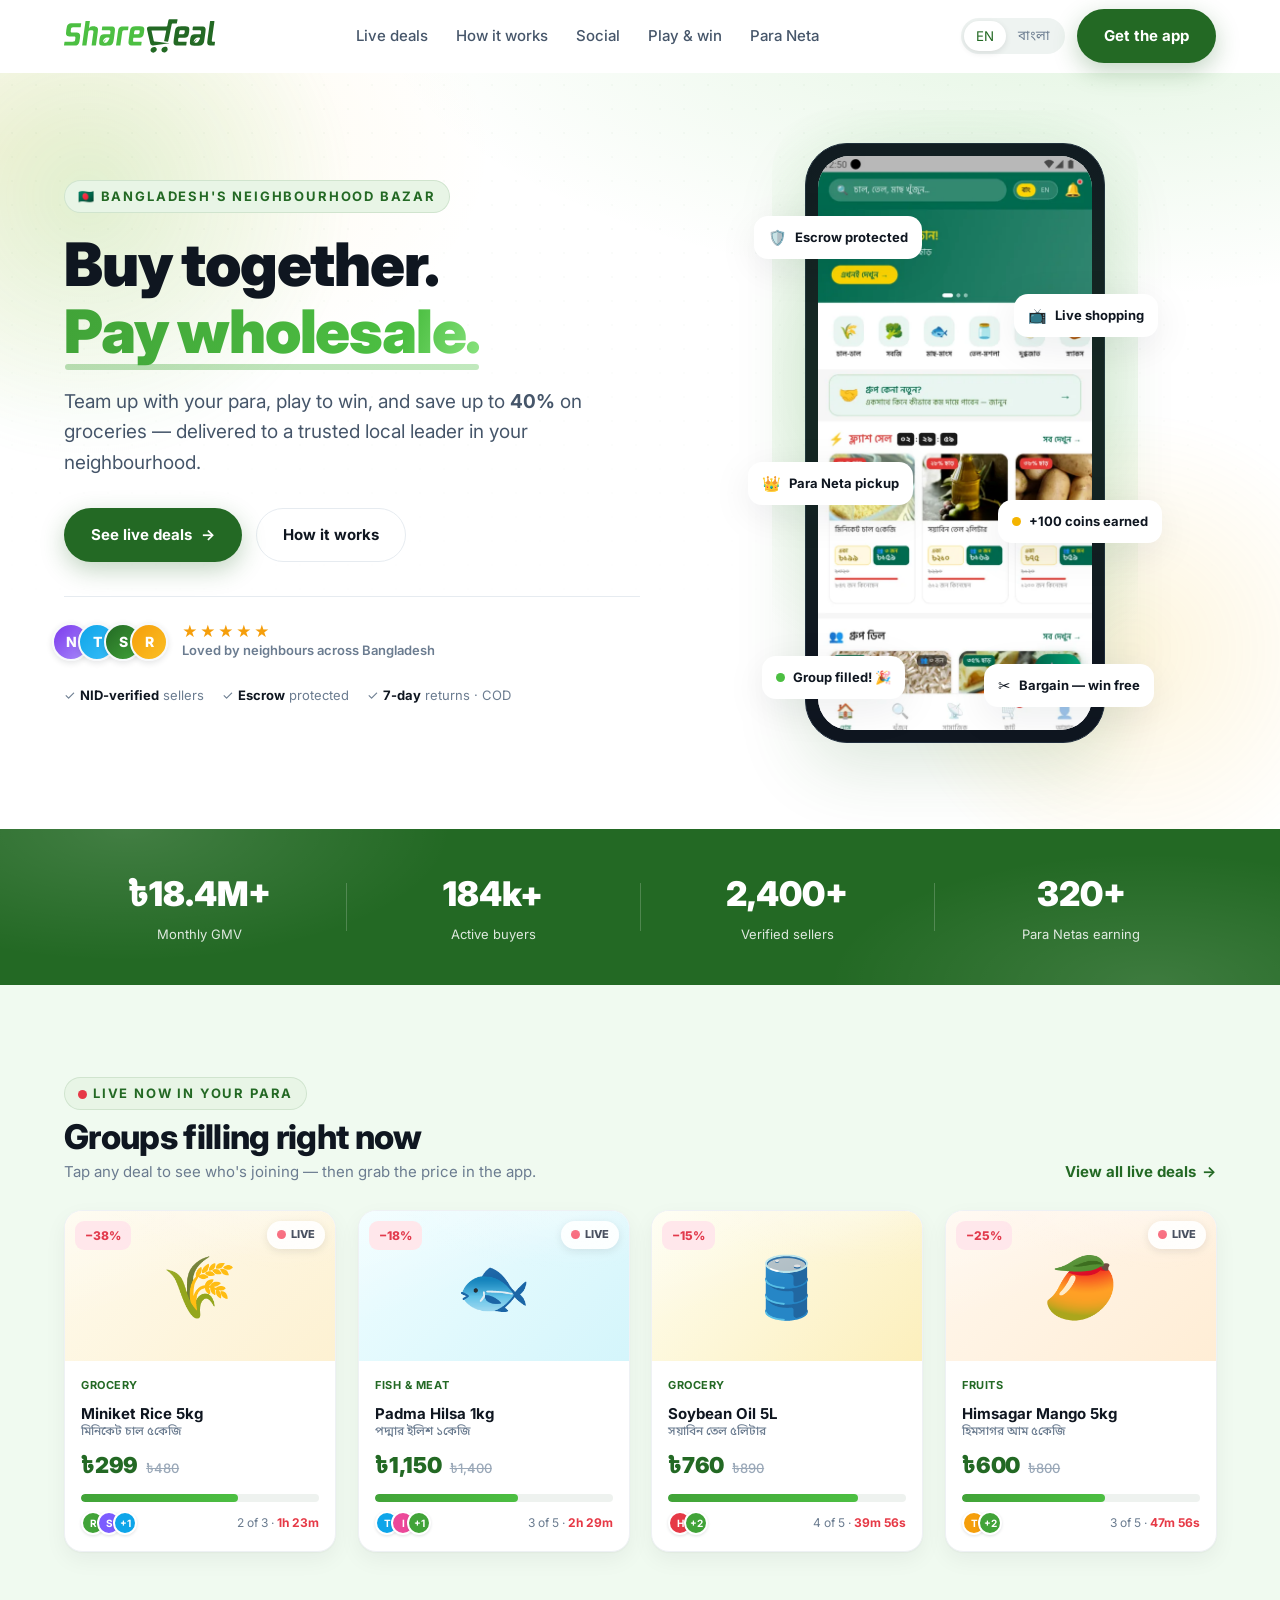
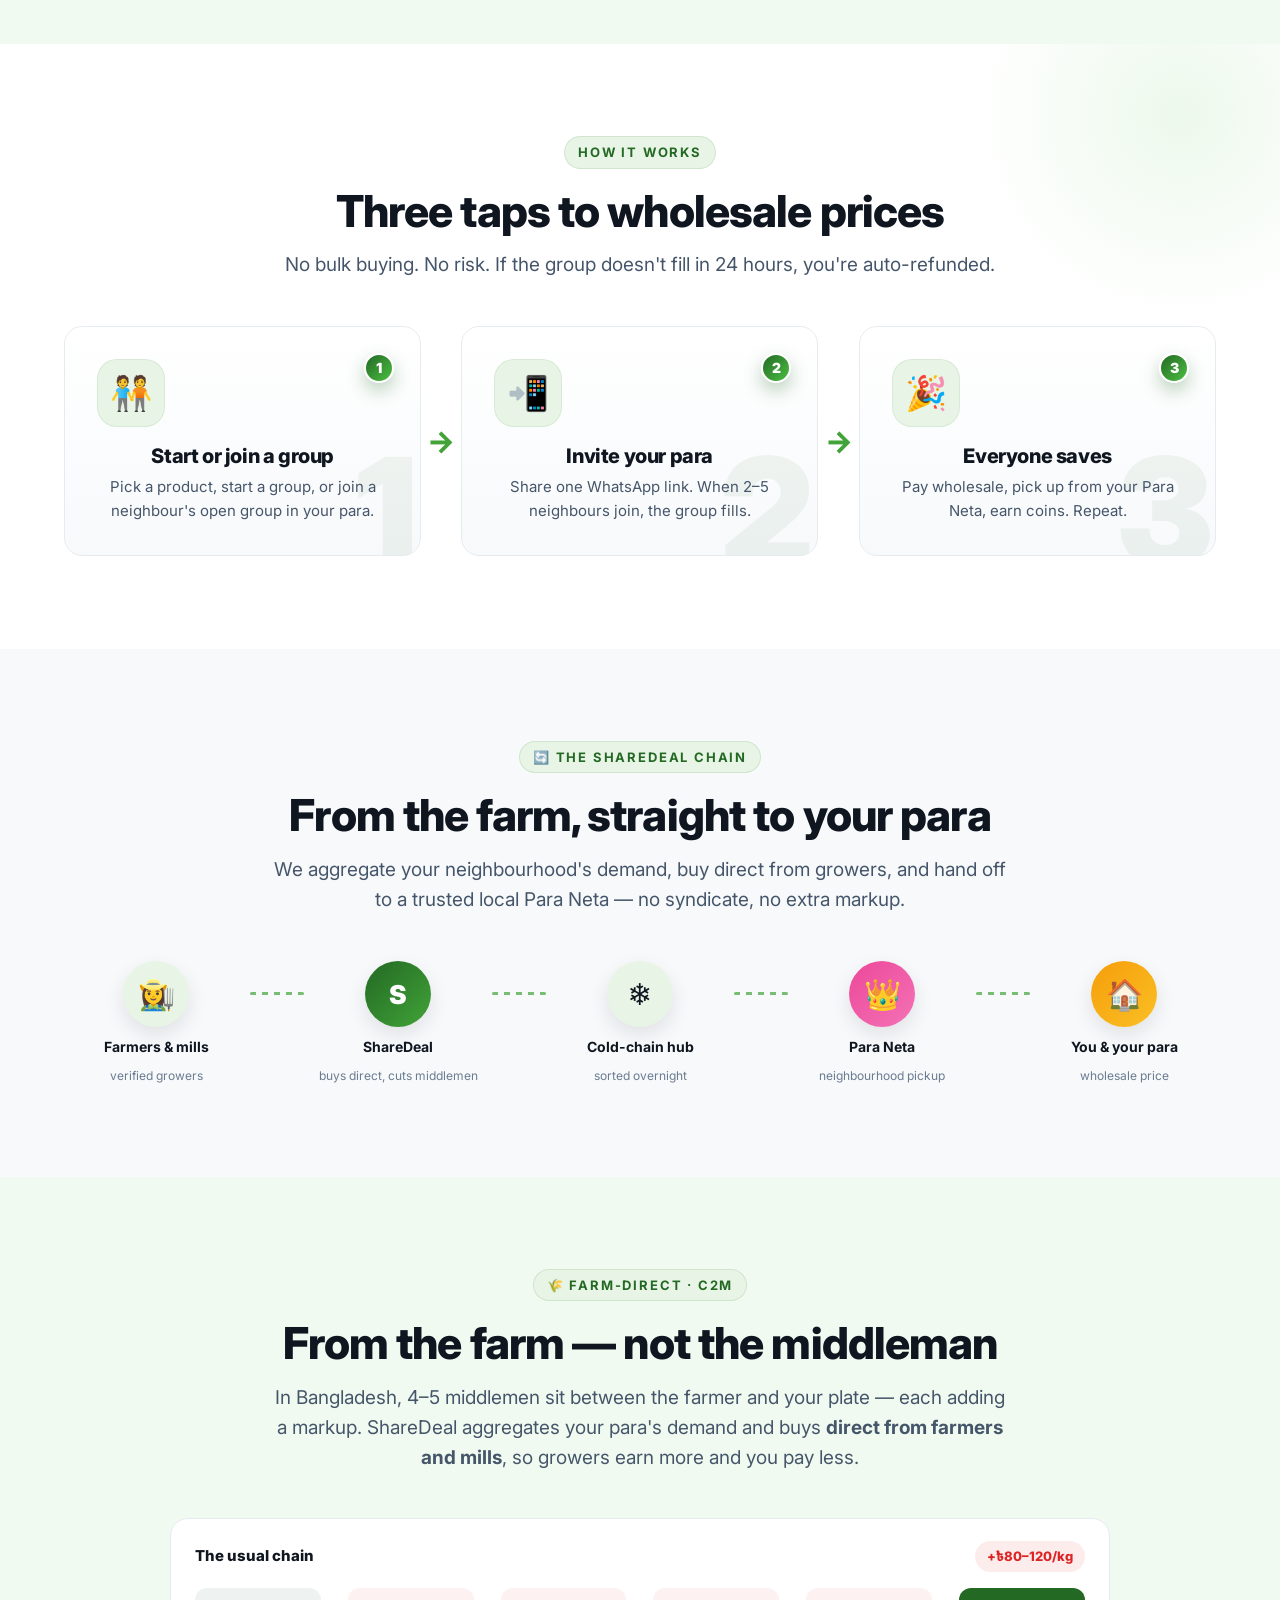
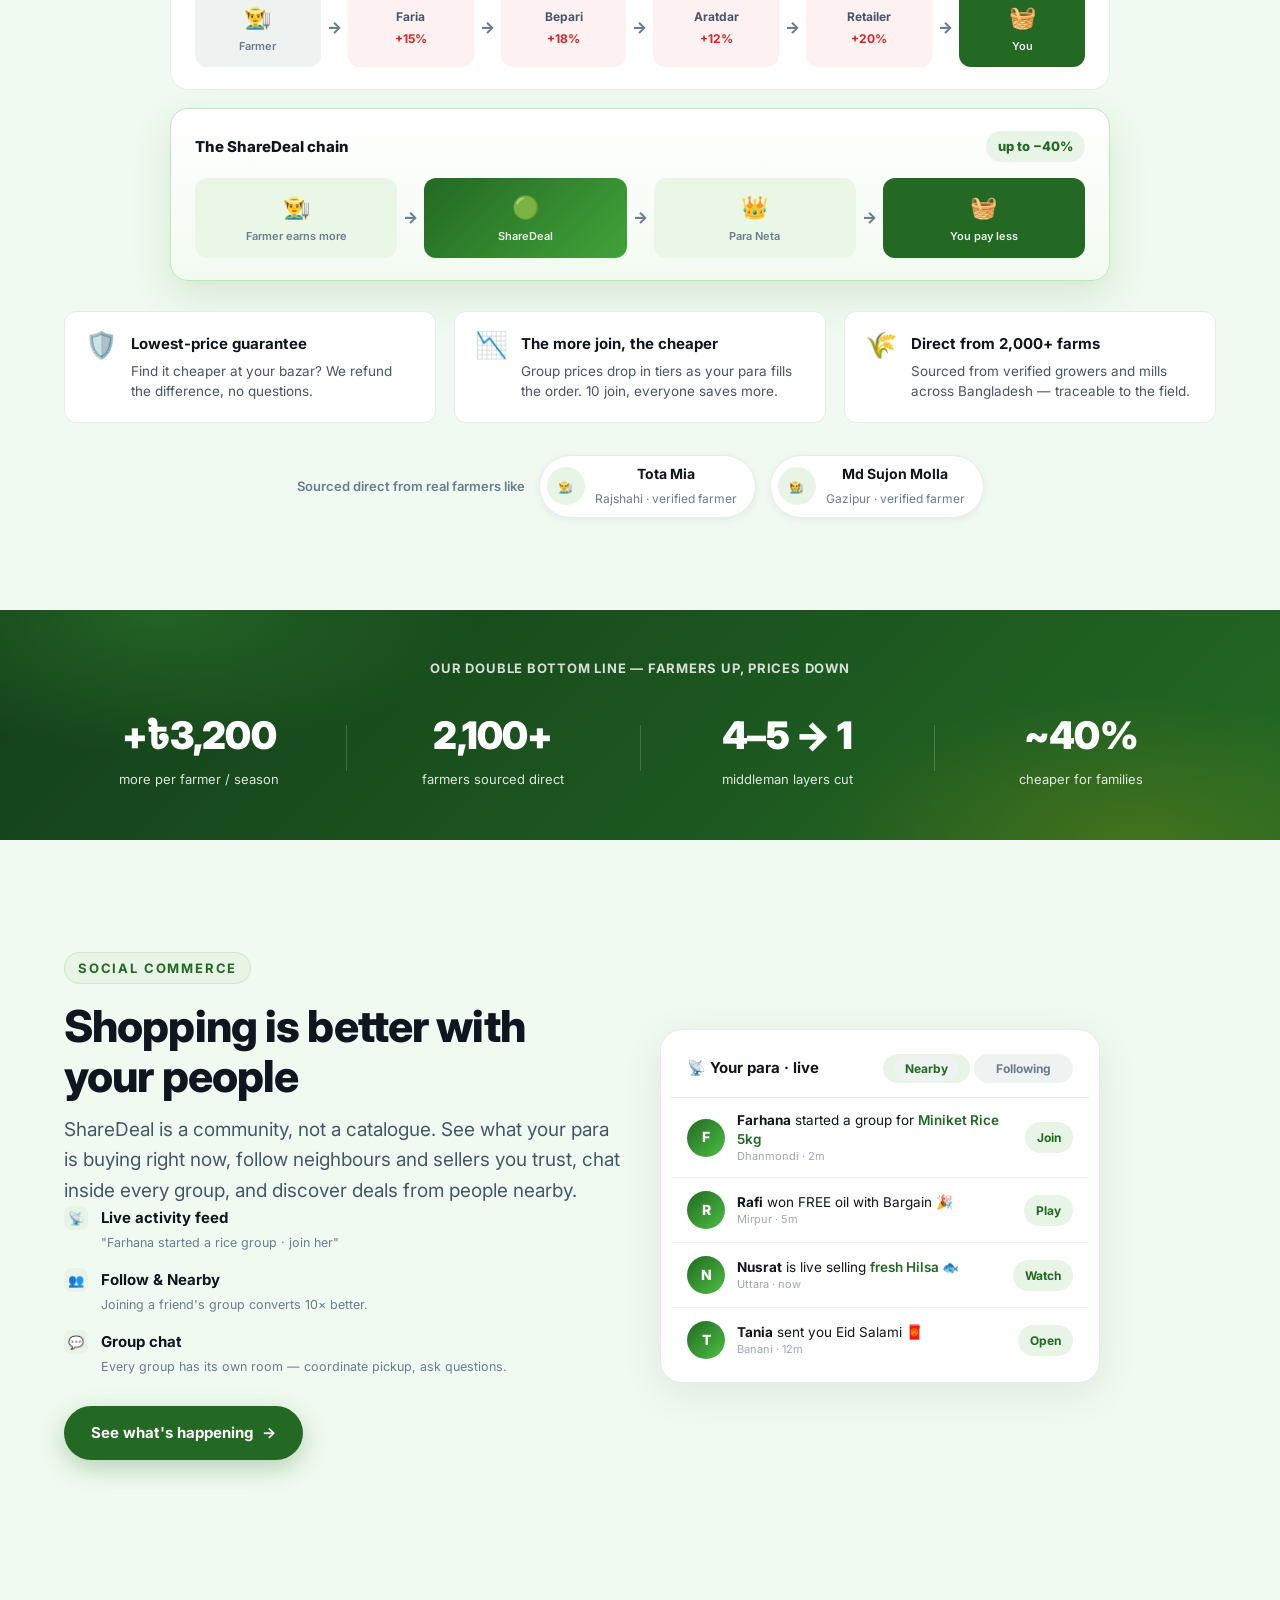
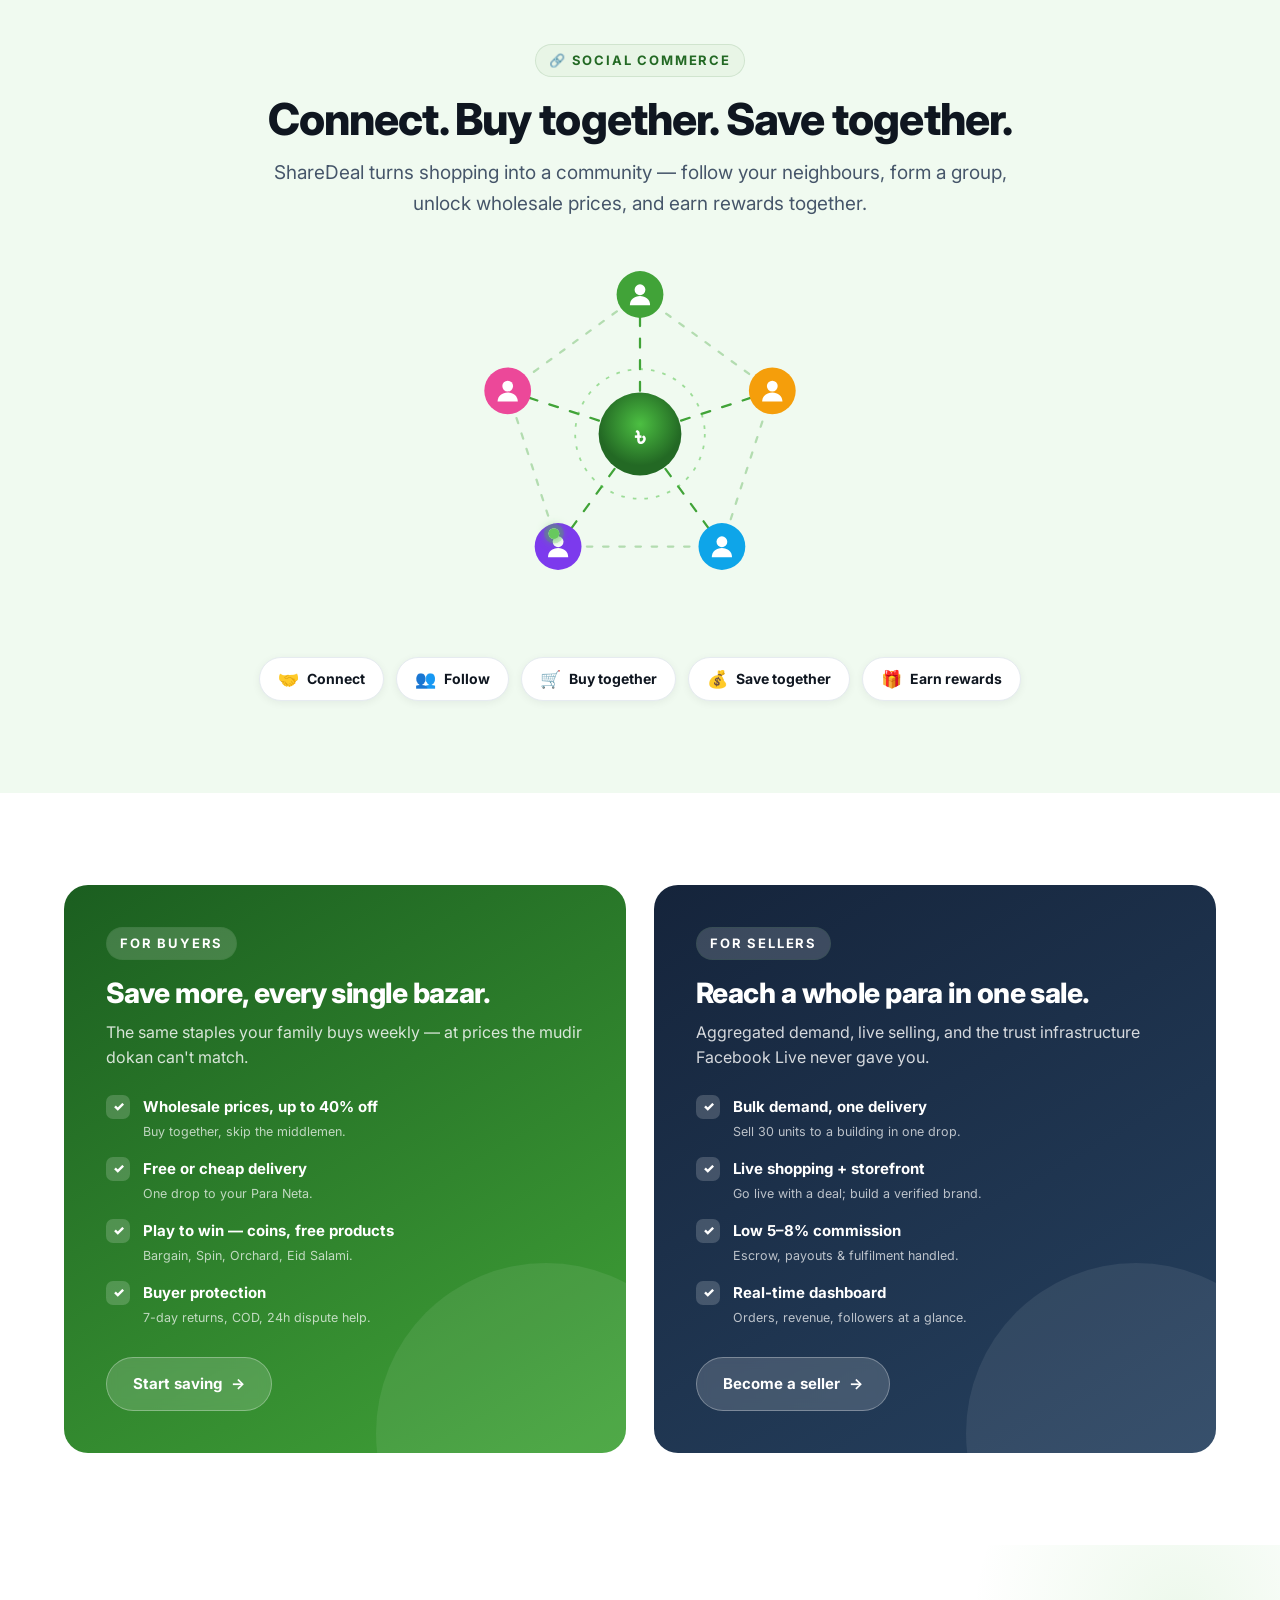
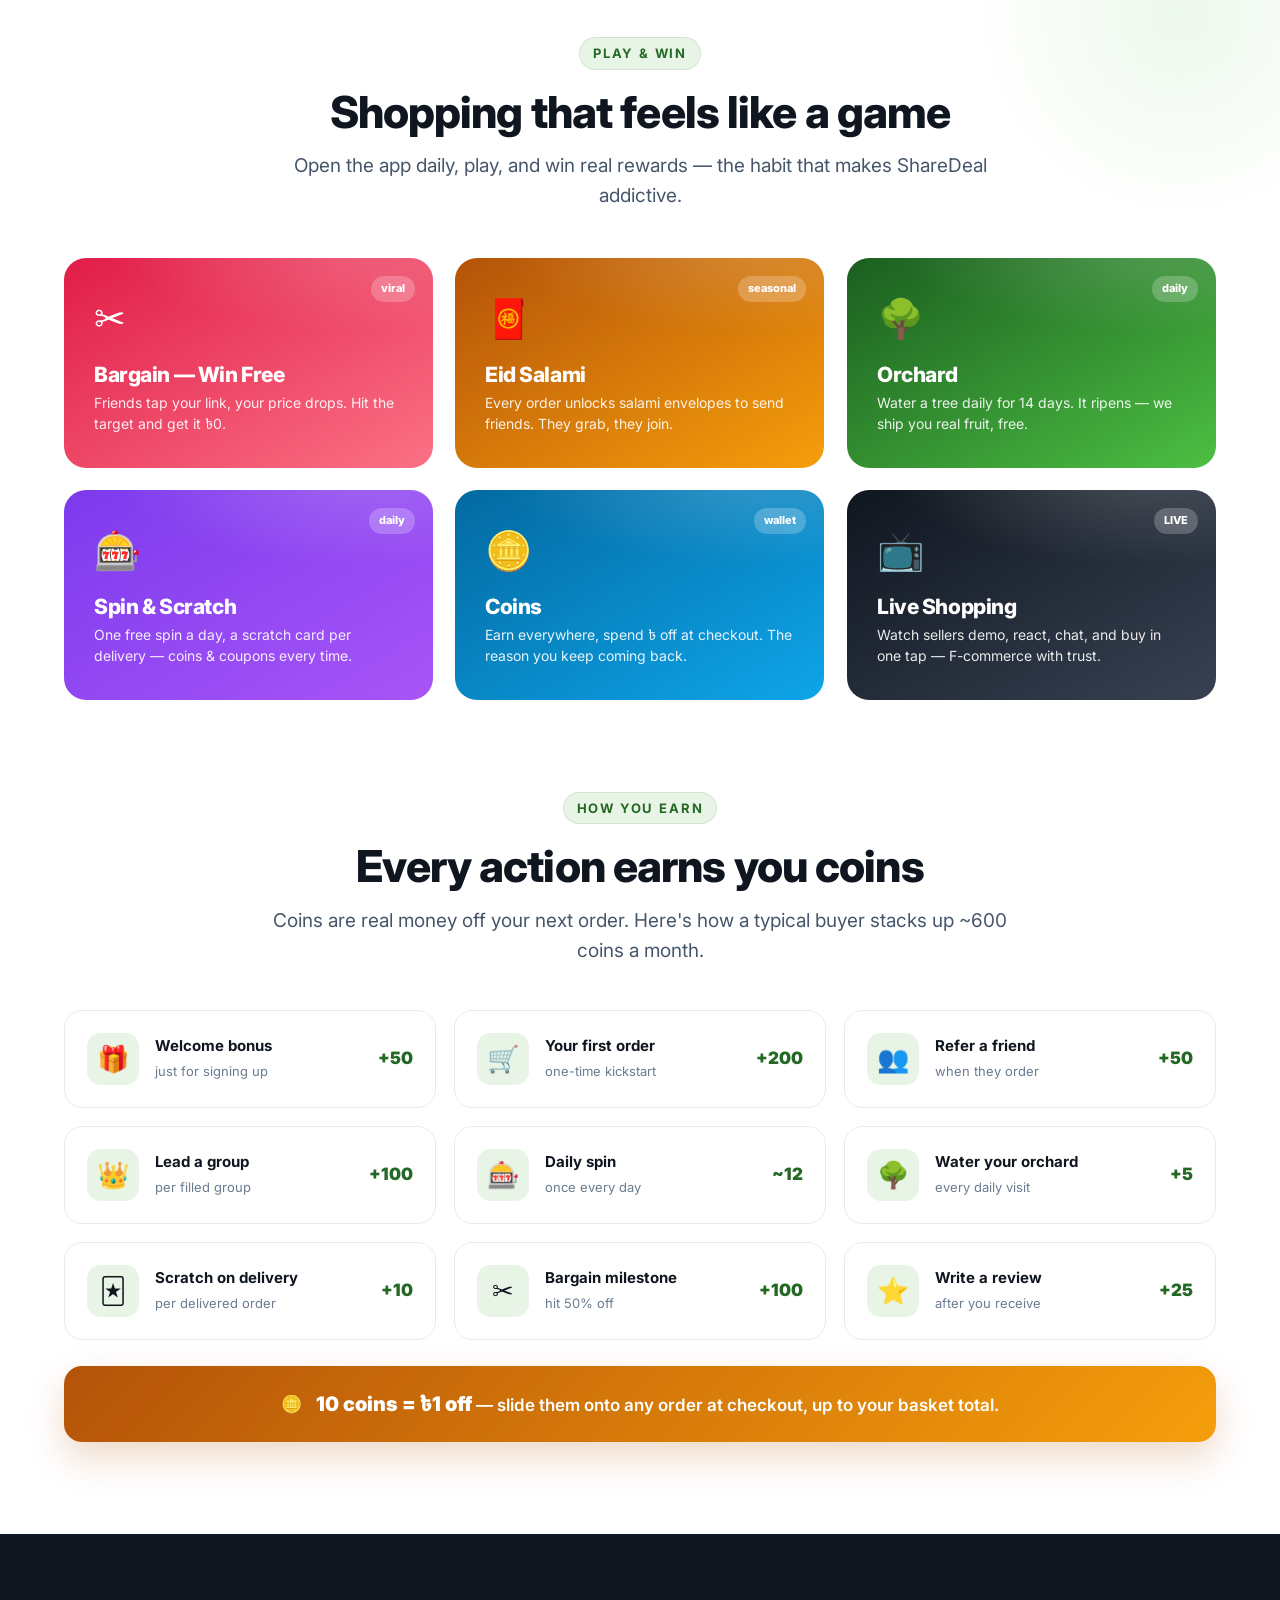
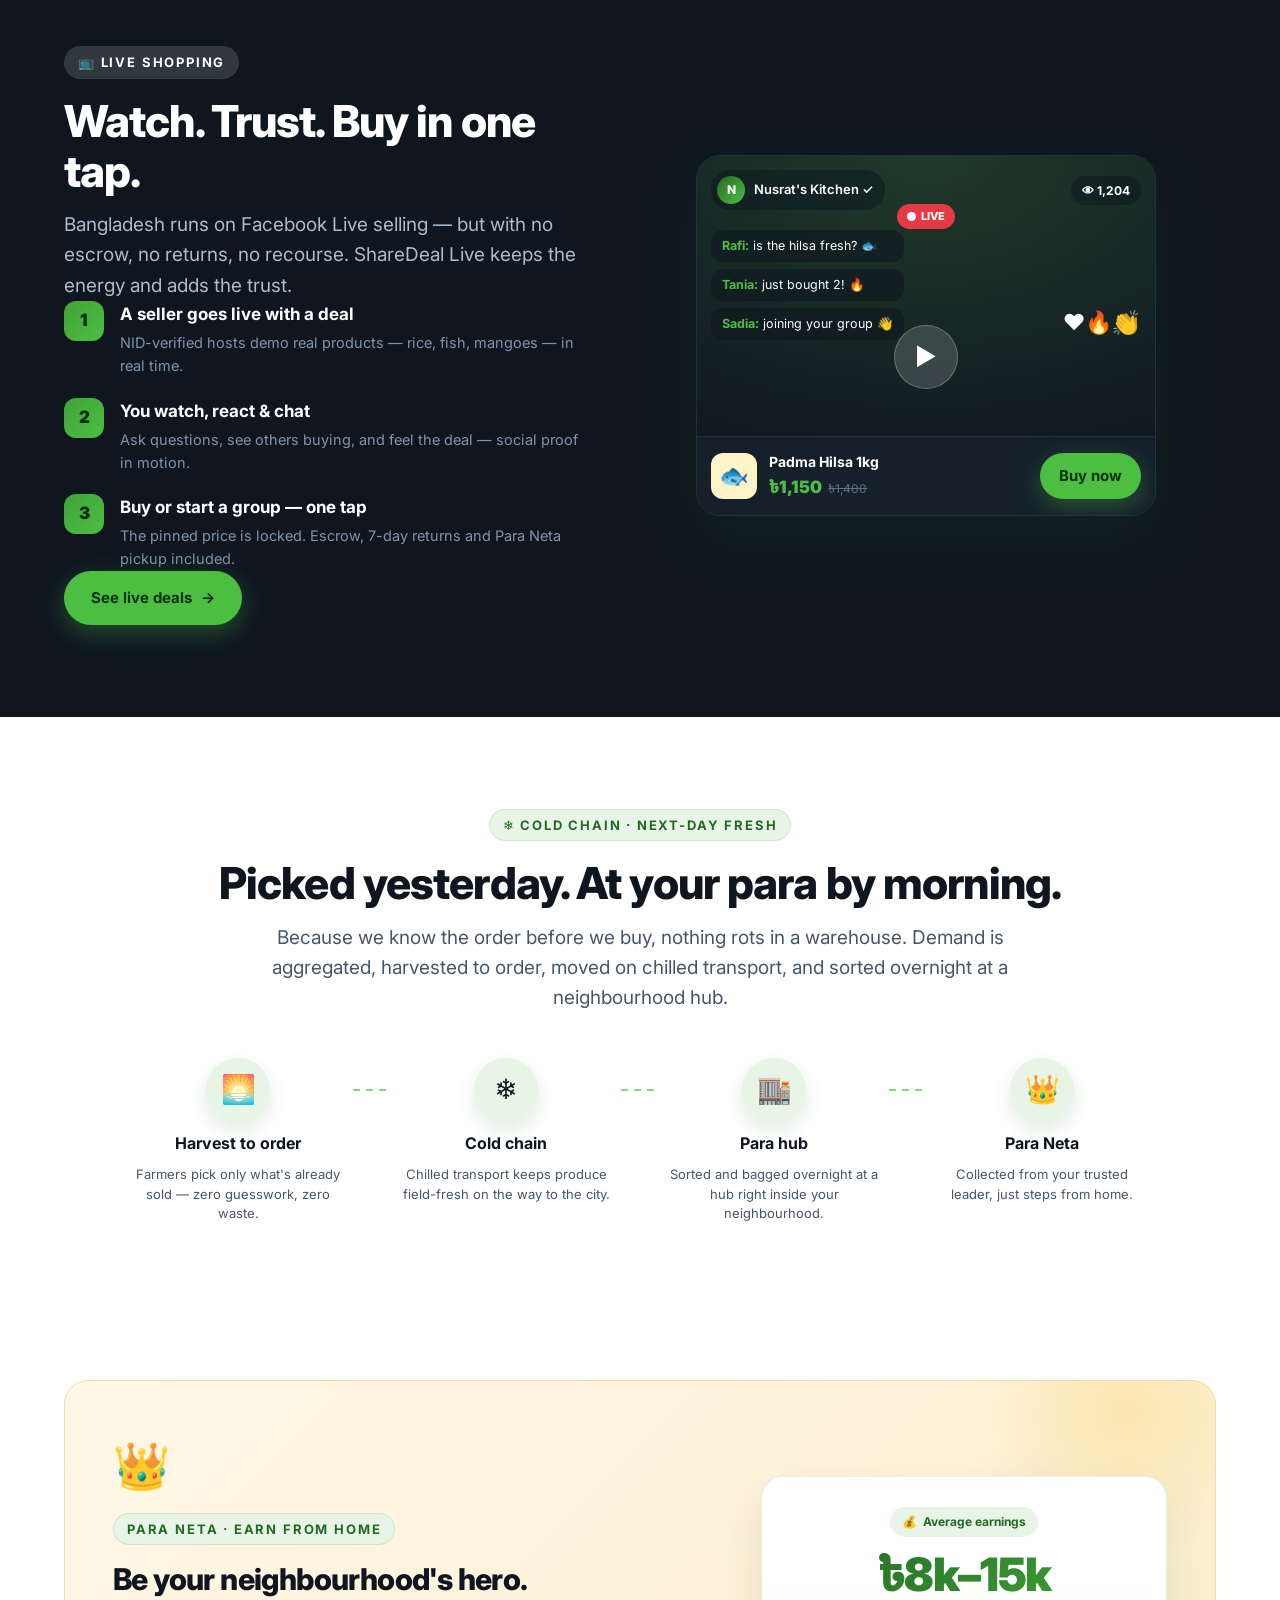
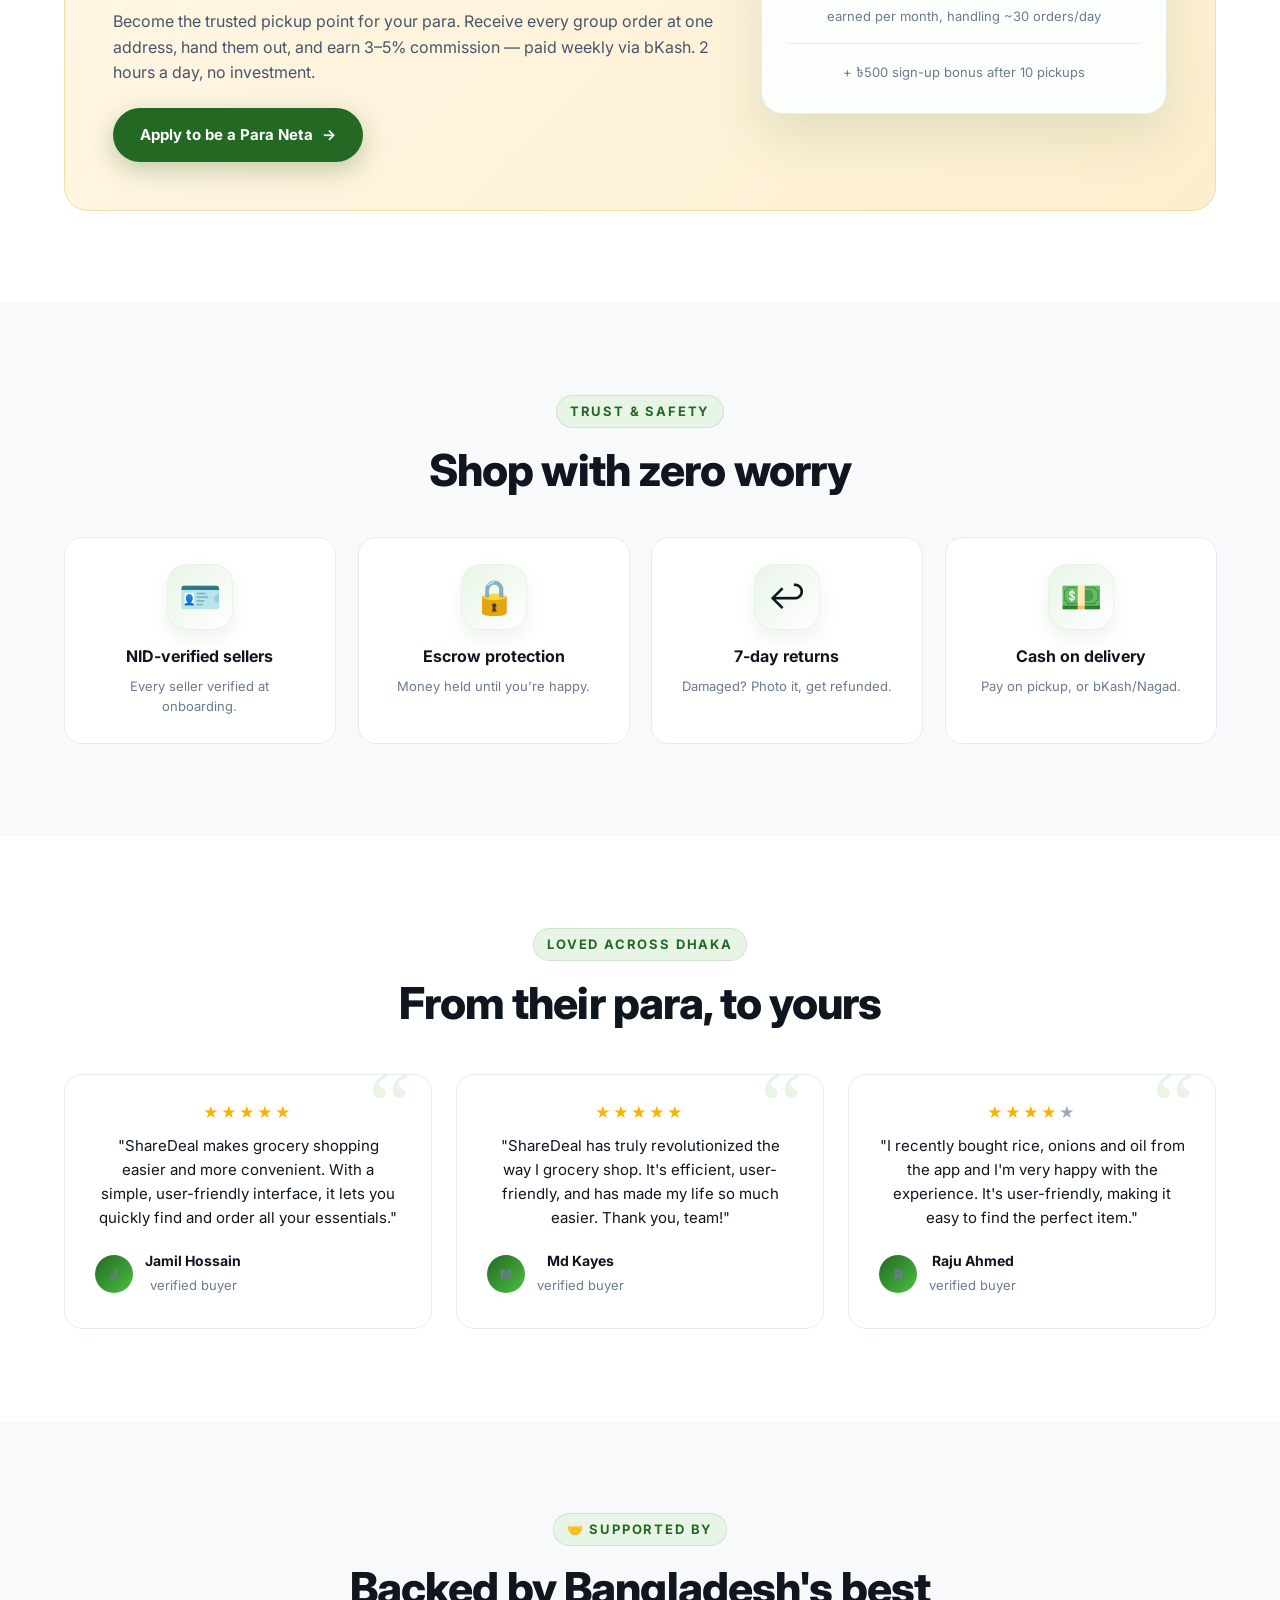
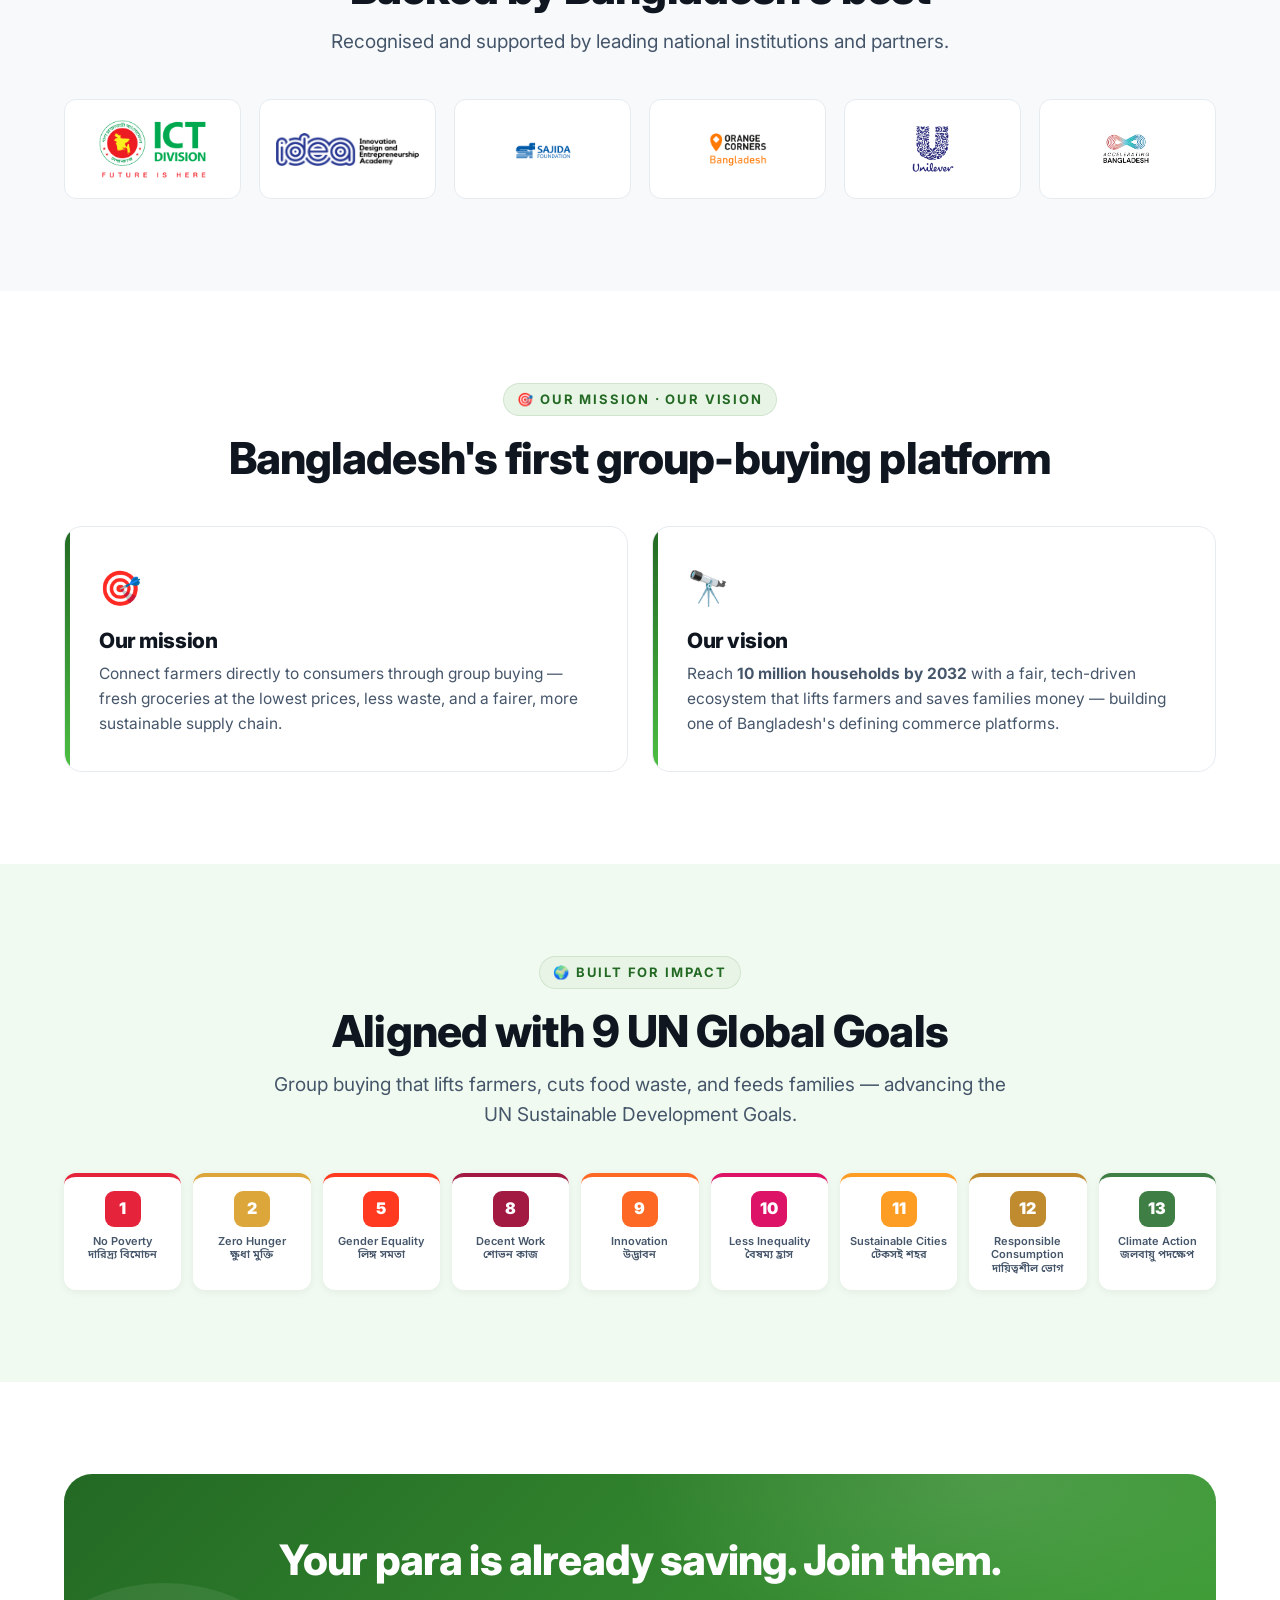
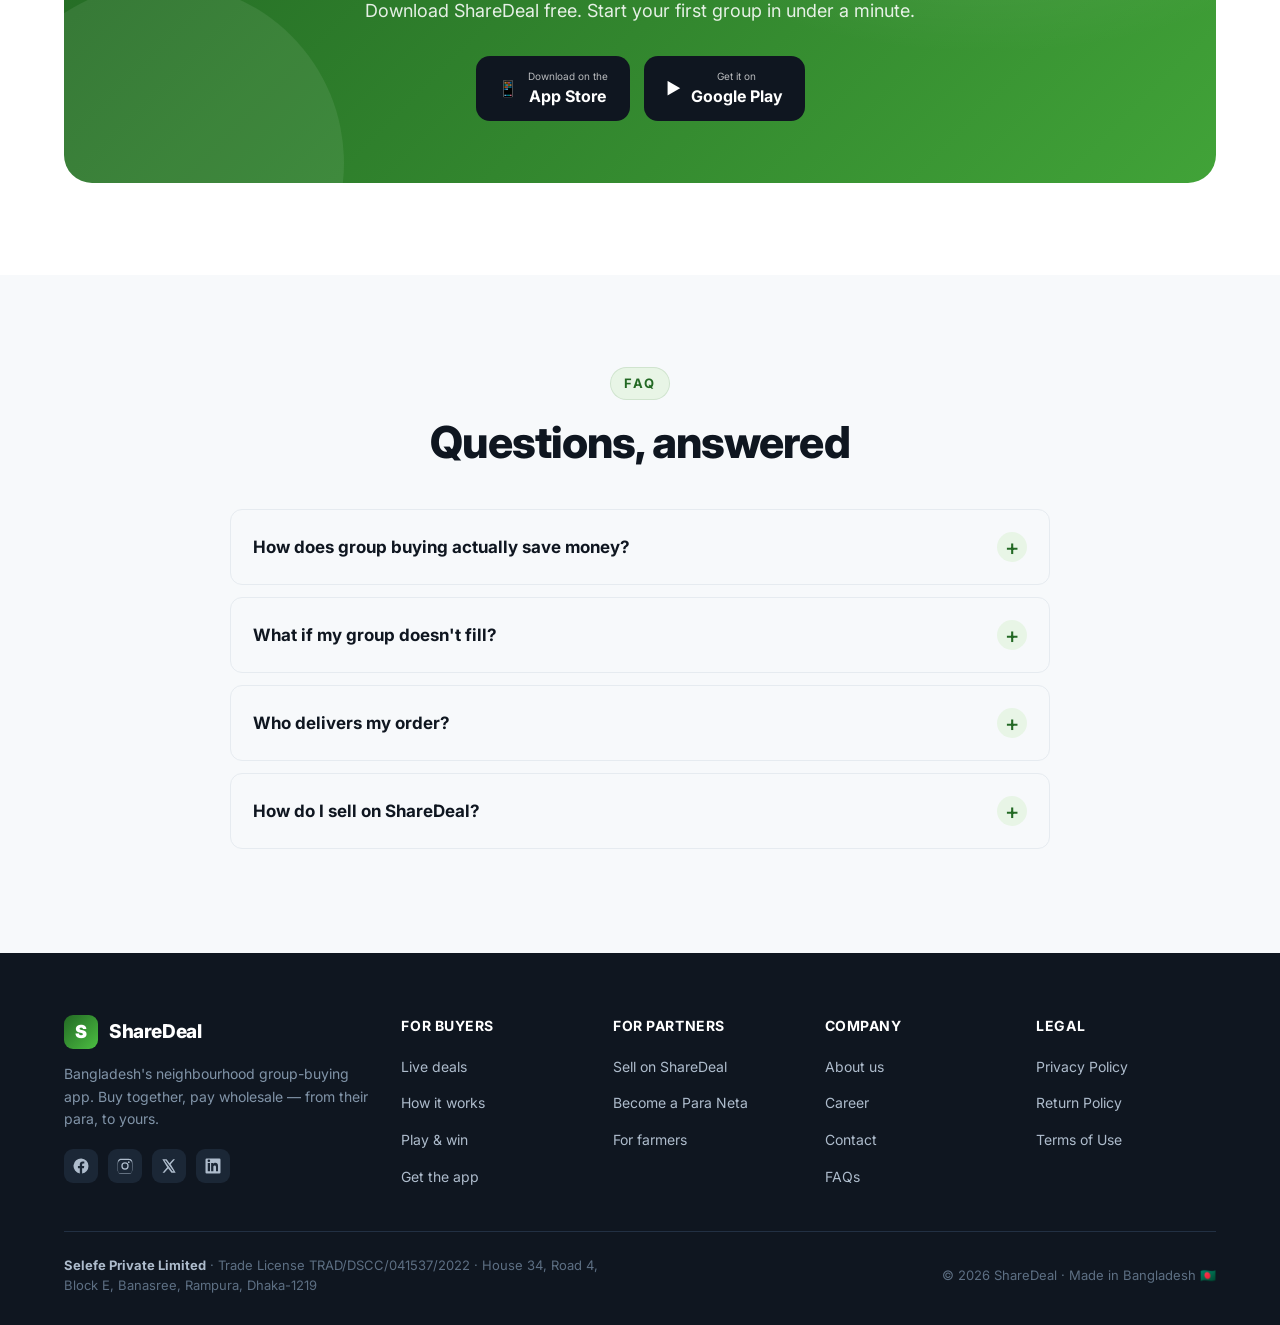
<file: index.html>
<!doctype html>
<html lang="en">
<head>
  <meta charset="utf-8" />
  <meta name="viewport" content="width=device-width, initial-scale=1" />
  <script>document.documentElement.classList.add('js')</script>
  <title>ShareDeal — Buy Together, Pay Wholesale | Bangladesh Group-Buying</title>
  <meta name="description" content="ShareDeal is Bangladesh's neighbourhood group-buying app. Team up with your para, play to win, and save up to 40% on groceries — delivered to a trusted Para Neta near you." />
  <meta name="keywords" content="ShareDeal, group buying Bangladesh, social commerce, wholesale grocery Dhaka, para neta, bargain, eid salami, orchard, online bazar, দলে কিনুন, গ্রুপ বাই" />
  <meta name="theme-color" content="#236924" />
  <link rel="canonical" href="https://sharedeal.app/" />
  <link rel="alternate" hreflang="en" href="https://sharedeal.app/?lang=en" />
  <link rel="alternate" hreflang="bn" href="https://sharedeal.app/?lang=bn" />
  <link rel="alternate" hreflang="x-default" href="https://sharedeal.app/" />
  <meta property="og:type" content="website" />
  <meta property="og:site_name" content="ShareDeal" />
  <meta property="og:title" content="ShareDeal — Buy Together, Pay Wholesale" />
  <meta property="og:description" content="Team up with your neighbourhood, play to win, and save up to 40% on groceries in Bangladesh." />
  <meta property="og:url" content="https://sharedeal.app/" />
  <meta property="og:image" content="https://sharedeal.app/og.png" />
  <meta property="og:locale" content="en_US" /><meta property="og:locale:alternate" content="bn_BD" />
  <meta name="twitter:card" content="summary_large_image" />
  <meta name="twitter:title" content="ShareDeal — Buy Together, Pay Wholesale" />
  <meta name="twitter:image" content="https://sharedeal.app/og.png" />
  <link rel="icon" href="data:image/svg+xml,%3Csvg xmlns='http://www.w3.org/2000/svg' viewBox='0 0 32 32'%3E%3Crect width='32' height='32' rx='8' fill='%23236924'/%3E%3Ctext x='16' y='22' font-family='Arial' font-size='18' font-weight='bold' fill='white' text-anchor='middle'%3ES%3C/text%3E%3C/svg%3E" />
  <link rel="preconnect" href="https://fonts.googleapis.com" /><link rel="preconnect" href="https://fonts.gstatic.com" crossorigin />
  <link href="https://fonts.googleapis.com/css2?family=Inter:wght@400;500;600;700;800;900&family=Noto+Sans+Bengali:wght@400;500;600;700;800&display=swap" rel="stylesheet" />
  <link rel="stylesheet" href="assets/styles.css?v=14" />
  <script type="application/ld+json">
  {"@context":"https://schema.org","@type":"Organization","name":"ShareDeal","legalName":"Selefe Private Limited","url":"https://sharedeal.app","logo":"https://sharedeal.app/logo.svg","description":"Bangladesh's neighbourhood group-buying platform for groceries.","address":{"@type":"PostalAddress","addressLocality":"Dhaka","addressCountry":"BD"},"sameAs":["https://facebook.com/sharedeal","https://instagram.com/sharedeal"]}
  </script>
  <script type="application/ld+json">
  {"@context":"https://schema.org","@type":"FAQPage","mainEntity":[
   {"@type":"Question","name":"How does group buying save money?","acceptedAnswer":{"@type":"Answer","text":"Neighbours buy the same product together at wholesale rate, ShareDeal ships once and the middleman markup disappears — buyers save up to 40%."}},
   {"@type":"Question","name":"What is a Para Neta?","acceptedAnswer":{"@type":"Answer","text":"A trusted local leader who receives all group orders for a neighbourhood at one address, so delivery is cheap or free. They earn 3-5% commission."}},
   {"@type":"Question","name":"Is it safe to buy?","acceptedAnswer":{"@type":"Answer","text":"Yes. Sellers are NID-verified, payments are escrow-protected, there is a 7-day return guarantee and cash on delivery is available."}}]}
  </script>
</head>
<body>
  <header id="hdr">
    <div class="wrap nav">
      <a class="brand" href="index.html" aria-label="ShareDeal"><img class="logo-img" src="logo.svg" alt="ShareDeal" width="160" height="34" /></a>
      <nav class="navlinks">
        <a href="shop.html"><span lang-en>Live deals</span><span lang-bn>লাইভ ডিল</span></a>
        <a href="#how"><span lang-en>How it works</span><span lang-bn>যেভাবে কাজ করে</span></a>
        <a href="#social"><span lang-en>Social</span><span lang-bn>সোশ্যাল</span></a>
        <a href="#play"><span lang-en>Play & win</span><span lang-bn>খেলুন ও জিতুন</span></a>
        <a href="#neta"><span lang-en>Para Neta</span><span lang-bn>পাড়া নেতা</span></a>
      </nav>
      <div class="nav-cta">
        <div class="lang" role="group" aria-label="Language"><button data-lang="en" class="on">EN</button><button data-lang="bn">বাংলা</button></div>
        <a href="#download" class="btn btn-primary"><span lang-en>Get the app</span><span lang-bn>অ্যাপ নিন</span></a>
        <button class="burger" id="burger" aria-label="Menu"><span></span><span></span><span></span></button>
      </div>
    </div>
  </header>

  <section class="hero">
    <div class="wrap hero-grid">
      <div>
        <span class="eyebrow"><span lang-en>🇧🇩 Bangladesh's neighbourhood bazar</span><span lang-bn>🇧🇩 বাংলাদেশের পাড়ার বাজার</span></span>
        <h1><span lang-en>Buy together.<br><span class="hl">Pay wholesale.</span></span><span lang-bn>একসাথে কিনুন।<br><span class="hl">পাইকারি দামে।</span></span></h1>
        <p class="lead"><span lang-en>Team up with your para, play to win, and save up to <b>40%</b> on groceries — delivered to a trusted local leader in your neighbourhood.</span><span lang-bn>প্রতিবেশীদের সাথে মিলুন, খেলে জিতুন, আর বাজারে <b>৪০%</b> পর্যন্ত সাশ্রয় করুন — পৌঁছে যাবে আপনার পাড়ার বিশ্বস্ত নেতার কাছে।</span></p>
        <div class="hero-cta">
          <a href="shop.html" class="btn btn-primary"><span lang-en>See live deals</span><span lang-bn>লাইভ ডিল দেখুন</span> →</a>
          <a href="#how" class="btn btn-ghost"><span lang-en>How it works</span><span lang-bn>যেভাবে কাজ করে</span></a>
        </div>
        <div class="hero-proof">
          <div class="avstack" aria-hidden="true"><span><span lang-en>R</span><span lang-bn>র</span></span><span><span lang-en>S</span><span lang-bn>স</span></span><span><span lang-en>T</span><span lang-bn>ত</span></span><span><span lang-en>N</span><span lang-bn>ন</span></span></div>
          <div class="hp-txt"><span class="stars">★★★★★</span><span class="hp-sub"><span lang-en>Loved by neighbours across Bangladesh</span><span lang-bn>সারা বাংলাদেশের প্রতিবেশীদের প্রিয়</span></span></div>
        </div>
        <div class="trust-row">
          <span lang-en>✓ <b>NID-verified</b> sellers</span><span lang-bn>✓ <b>এনআইডি-যাচাইকৃত</b> বিক্রেতা</span>
          <span lang-en>✓ <b>Escrow</b> protected</span><span lang-bn>✓ <b>এস্ক্রো</b> সুরক্ষিত</span>
          <span lang-en>✓ <b>7-day</b> returns · COD</span><span lang-bn>✓ <b>৭ দিনের</b> রিটার্ন · ক্যাশ অন ডেলিভারি</span>
        </div>
      </div>
      <div class="phone-col">
        <div class="phone"><div class="phone-screen">
          <picture><source srcset="app-home.webp" type="image/webp" /><img class="phone-shot" src="app-home.png" alt="ShareDeal app — neighbourhood group-buying home screen" width="276" height="598" decoding="async" /></picture>
        </div>
        <div class="float f1"><span class="dot" style="background:var(--brand-bright)"></span><span lang-en>Group filled! 🎉</span><span lang-bn>গ্রুপ পূর্ণ! 🎉</span></div>
        <div class="float f2"><span class="dot" style="background:var(--accent)"></span><span lang-en>+100 coins earned</span><span lang-bn>+১০০ কয়েন</span></div>
        <div class="float f3"><span class="fic">🛡️</span><span lang-en>Escrow protected</span><span lang-bn>এস্ক্রো সুরক্ষিত</span></div>
        <div class="float f4"><span class="fic">📺</span><span lang-en>Live shopping</span><span lang-bn>লাইভ শপিং</span></div>
        <div class="float f5"><span class="fic">👑</span><span lang-en>Para Neta pickup</span><span lang-bn>পাড়া নেতা পিকআপ</span></div>
        <div class="float f6"><span class="fic">✂️</span><span lang-en>Bargain — win free</span><span lang-bn>দরদাম — ফ্রি জিতুন</span></div></div>
        <div class="feat-pills">
          <span class="fpill"><span class="fic">🎉</span><span lang-en>Group buying</span><span lang-bn>গ্রুপ কেনা</span></span>
          <span class="fpill"><span class="fic">🪙</span><span lang-en>Earn coins</span><span lang-bn>কয়েন জিতুন</span></span>
          <span class="fpill"><span class="fic">🛡️</span><span lang-en>Escrow protected</span><span lang-bn>এস্ক্রো সুরক্ষিত</span></span>
          <span class="fpill"><span class="fic">👑</span><span lang-en>Para Neta pickup</span><span lang-bn>পাড়া নেতা পিকআপ</span></span>
          <span class="fpill"><span class="fic">📺</span><span lang-en>Live shopping</span><span lang-bn>লাইভ শপিং</span></span>
          <span class="fpill"><span class="fic">✂️</span><span lang-en>Bargain — win free</span><span lang-bn>দরদাম — ফ্রি জিতুন</span></span>
        </div>
      </div>
    </div>
  </section>

  <div class="strip"><section><div class="wrap strip-grid reveal">
    <div><b data-to="18.4" data-prefix="৳" data-suffix="M+" data-dec="1">৳18.4M+</b><span lang-en>Monthly GMV</span><span lang-bn>মাসিক জিএমভি</span></div>
    <div><b data-to="184" data-suffix="k+">184k+</b><span lang-en>Active buyers</span><span lang-bn>সক্রিয় ক্রেতা</span></div>
    <div><b data-to="2400" data-suffix="+" data-comma>2,400+</b><span lang-en>Verified sellers</span><span lang-bn>যাচাইকৃত বিক্রেতা</span></div>
    <div><b data-to="320" data-suffix="+">320+</b><span lang-en>Para Netas earning</span><span lang-bn>আয়রত পাড়া নেতা</span></div>
  </div></section></div>

  <!-- LIVE NOW preview -->
  <section class="livenow"><div class="wrap-wide">
    <div class="sec-head reveal">
      <div>
        <span class="eyebrow" style="margin-bottom:8px"><span class="live-dot" style="display:inline-block;vertical-align:middle;margin-right:6px"></span><span lang-en>Live now in your para</span><span lang-bn>আপনার পাড়ায় এখন লাইভ</span></span>
        <h2><span lang-en>Groups filling right now</span><span lang-bn>এখনই পূর্ণ হচ্ছে যে গ্রুপগুলো</span></h2>
        <p class="sub"><span lang-en>Tap any deal to see who's joining — then grab the price in the app.</span><span lang-bn>যেকোনো ডিলে ট্যাপ করুন — তারপর অ্যাপে দাম নিন।</span></p>
      </div>
      <a class="viewall" href="shop.html"><span lang-en>View all live deals</span><span lang-bn>সব লাইভ ডিল</span> →</a>
    </div>
    <div class="pgrid">
      <a class="pcard" href="product.html"><div class="pc-img" style="background:linear-gradient(135deg,#fefaec,#fdf1d2)">🌾<span class="pc-off">−38%</span><span class="pc-live"><span class="live-dot"></span>LIVE</span></div><div class="pc-body"><span class="pc-cat"><span lang-en>Grocery</span><span lang-bn>মুদিমাল</span></span><div class="pc-name">Miniket Rice 5kg<span class="bn-name">মিনিকেট চাল ৫কেজি</span></div><div class="pc-price"><span class="pc-now">৳299</span><span class="pc-was">৳480</span></div><div class="pc-prog"><i style="width:66%"></i></div><div class="pc-meta"><div class="avatars"><span class="a" style="background:#41A338">R</span><span class="a" style="background:#7c5cff">S</span><span class="a" style="background:#0ea5e9">+1</span></div><span><span lang-en>2 of 3 ·</span><span lang-bn>৩ এর ২ ·</span> <span class="timer" data-mins="84"></span></span></div></div></a>
      <a class="pcard" href="product.html"><div class="pc-img" style="background:linear-gradient(135deg,#eefdff,#d4f5fb)">🐟<span class="pc-off">−18%</span><span class="pc-live"><span class="live-dot"></span>LIVE</span></div><div class="pc-body"><span class="pc-cat"><span lang-en>Fish & Meat</span><span lang-bn>মাছ-মাংস</span></span><div class="pc-name">Padma Hilsa 1kg<span class="bn-name">পদ্মার ইলিশ ১কেজি</span></div><div class="pc-price"><span class="pc-now">৳1,150</span><span class="pc-was">৳1,400</span></div><div class="pc-prog"><i style="width:60%"></i></div><div class="pc-meta"><div class="avatars"><span class="a" style="background:#0ea5e9">T</span><span class="a" style="background:#ec4899">I</span><span class="a" style="background:#41A338">+1</span></div><span><span lang-en>3 of 5 ·</span><span lang-bn>৫ এর ৩ ·</span> <span class="timer" data-mins="150"></span></span></div></div></a>
      <a class="pcard" href="product.html"><div class="pc-img" style="background:linear-gradient(135deg,#fefdef,#fcefbc)">🛢️<span class="pc-off">−15%</span></div><div class="pc-body"><span class="pc-cat"><span lang-en>Grocery</span><span lang-bn>মুদিমাল</span></span><div class="pc-name">Soybean Oil 5L<span class="bn-name">সয়াবিন তেল ৫লিটার</span></div><div class="pc-price"><span class="pc-now">৳760</span><span class="pc-was">৳890</span></div><div class="pc-prog"><i style="width:80%"></i></div><div class="pc-meta"><div class="avatars"><span class="a" style="background:#e63946">H</span><span class="a" style="background:#41A338">+2</span></div><span><span lang-en>4 of 5 ·</span><span lang-bn>৫ এর ৪ ·</span> <span class="timer" data-mins="40"></span></span></div></div></a>
      <a class="pcard" href="product.html"><div class="pc-img" style="background:linear-gradient(135deg,#fff7ed,#ffedd5)">🥭<span class="pc-off">−25%</span><span class="pc-live"><span class="live-dot"></span>LIVE</span></div><div class="pc-body"><span class="pc-cat"><span lang-en>Fruits</span><span lang-bn>ফল</span></span><div class="pc-name">Himsagar Mango 5kg<span class="bn-name">হিমসাগর আম ৫কেজি</span></div><div class="pc-price"><span class="pc-now">৳600</span><span class="pc-was">৳800</span></div><div class="pc-prog"><i style="width:60%"></i></div><div class="pc-meta"><div class="avatars"><span class="a" style="background:#f59e0b">T</span><span class="a" style="background:#41A338">+2</span></div><span><span lang-en>3 of 5 ·</span><span lang-bn>৫ এর ৩ ·</span> <span class="timer" data-mins="48"></span></span></div></div></a>
    </div>
  </div></section>

  <section id="how"><div class="wrap center">
    <span class="eyebrow reveal"><span lang-en>How it works</span><span lang-bn>যেভাবে কাজ করে</span></span>
    <h2 class="title reveal"><span lang-en>Three taps to wholesale prices</span><span lang-bn>তিন ধাপে পাইকারি দাম</span></h2>
    <p class="lead reveal"><span lang-en>No bulk buying. No risk. If the group doesn't fill in 24 hours, you're auto-refunded.</span><span lang-bn>একসাথে বেশি কিনতে হবে না। ঝুঁকি নেই। ২৪ ঘণ্টায় গ্রুপ পূর্ণ না হলে স্বয়ংক্রিয় রিফান্ড।</span></p>
    <div class="steps">
      <div class="step reveal"><div class="step-ic">🧑‍🤝‍🧑</div><div class="n">1</div><h3><span lang-en>Start or join a group</span><span lang-bn>গ্রুপ শুরু বা যোগ দিন</span></h3><p><span lang-en>Pick a product, start a group, or join a neighbour's open group in your para.</span><span lang-bn>পণ্য বেছে নিন, গ্রুপ শুরু করুন, বা পাড়ার কারো গ্রুপে যোগ দিন।</span></p></div>
      <div class="step-flow" aria-hidden="true">→</div>
      <div class="step reveal"><div class="step-ic">📲</div><div class="n">2</div><h3><span lang-en>Invite your para</span><span lang-bn>পাড়াকে আমন্ত্রণ</span></h3><p><span lang-en>Share one WhatsApp link. When 2–5 neighbours join, the group fills.</span><span lang-bn>একটি হোয়াটসঅ্যাপ লিংক শেয়ার করুন। ২–৫ জন যোগ দিলেই গ্রুপ পূর্ণ।</span></p></div>
      <div class="step-flow" aria-hidden="true">→</div>
      <div class="step reveal"><div class="step-ic">🎉</div><div class="n">3</div><h3><span lang-en>Everyone saves</span><span lang-bn>সবাই সাশ্রয় করে</span></h3><p><span lang-en>Pay wholesale, pick up from your Para Neta, earn coins. Repeat.</span><span lang-bn>পাইকারি দামে কিনুন, পাড়া নেতার কাছ থেকে নিন, কয়েন জিতুন।</span></p></div>
    </div>
  </div></section>

  <!-- Flow diagram — the whole model at a glance -->
  <section class="flowdiag"><div class="wrap center">
    <span class="eyebrow reveal">🔄 <span lang-en>The ShareDeal chain</span><span lang-bn>শেয়ারডিল চেইন</span></span>
    <h2 class="title reveal"><span lang-en>From the farm, straight to your para</span><span lang-bn>খামার থেকে সরাসরি আপনার পাড়ায়</span></h2>
    <p class="lead reveal"><span lang-en>We aggregate your neighbourhood's demand, buy direct from growers, and hand off to a trusted local Para Neta — no syndicate, no extra markup.</span><span lang-bn>আমরা পাড়ার চাহিদা একত্র করি, সরাসরি কৃষক থেকে কিনি, আর বিশ্বস্ত পাড়া নেতার কাছে পৌঁছে দিই — সিন্ডিকেট নেই, বাড়তি দাম নেই।</span></p>
    <div class="fd reveal">
      <div class="fd-node"><span class="fd-c c-soft">👩‍🌾</span><b><span lang-en>Farmers &amp; mills</span><span lang-bn>কৃষক ও মিল</span></b><small><span lang-en>verified growers</span><span lang-bn>যাচাইকৃত উৎস</span></small></div>
      <span class="fd-link" aria-hidden="true"></span>
      <div class="fd-node"><span class="fd-c c-hub">S</span><b>ShareDeal</b><small><span lang-en>buys direct, cuts middlemen</span><span lang-bn>সরাসরি কেনে, মধ্যস্বত্ব বাদ</span></small></div>
      <span class="fd-link" aria-hidden="true"></span>
      <div class="fd-node"><span class="fd-c c-soft">❄️</span><b><span lang-en>Cold-chain hub</span><span lang-bn>কোল্ড চেইন হাব</span></b><small><span lang-en>sorted overnight</span><span lang-bn>রাতেই সাজানো</span></small></div>
      <span class="fd-link" aria-hidden="true"></span>
      <div class="fd-node"><span class="fd-c c-pink">👑</span><b><span lang-en>Para Neta</span><span lang-bn>পাড়া নেতা</span></b><small><span lang-en>neighbourhood pickup</span><span lang-bn>পাড়ার পিকআপ</span></small></div>
      <span class="fd-link" aria-hidden="true"></span>
      <div class="fd-node"><span class="fd-c c-amber">🏠</span><b><span lang-en>You &amp; your para</span><span lang-bn>আপনি ও পাড়া</span></b><small><span lang-en>wholesale price</span><span lang-bn>পাইকারি দামে</span></small></div>
    </div>
  </div></section>

  <!-- C2M — farm-direct supply story (the moat) -->
  <section id="farm" class="farm"><div class="wrap center">
    <span class="eyebrow reveal"><span lang-en>🌾 Farm-direct · C2M</span><span lang-bn>🌾 সরাসরি খামার থেকে</span></span>
    <h2 class="title reveal"><span lang-en>From the farm — not the middleman</span><span lang-bn>সরাসরি খামার থেকে — সিন্ডিকেট ছাড়াই</span></h2>
    <p class="lead reveal"><span lang-en>In Bangladesh, 4–5 middlemen sit between the farmer and your plate — each adding a markup. ShareDeal aggregates your para's demand and buys <b>direct from farmers and mills</b>, so growers earn more and you pay less.</span><span lang-bn>বাংলাদেশে কৃষক ও আপনার পাতের মাঝে থাকে ৪–৫ জন মধ্যস্বত্বভোগী — প্রত্যেকে দাম বাড়ায়। শেয়ারডিল পাড়ার চাহিদা একত্র করে <b>সরাসরি কৃষক ও মিল থেকে</b> কেনে — কৃষক বেশি পায়, আপনি কম দেন।</span></p>
    <div class="chains reveal">
      <div class="chain chain-old">
        <div class="chain-h"><span class="chain-t"><span lang-en>The usual chain</span><span lang-bn>চেনা পথ</span></span><b class="tag bad"><span lang-en>+৳80–120/kg</span><span lang-bn>+৳৮০–১২০/কেজি</span></b></div>
        <div class="cflow">
          <span class="node"><span class="nemo">👨‍🌾</span><small><span lang-en>Farmer</span><span lang-bn>কৃষক</span></small></span><i>→</i>
          <span class="node mk"><span lang-en>Faria</span><span lang-bn>ফড়িয়া</span><b>+15%</b></span><i>→</i>
          <span class="node mk"><span lang-en>Bepari</span><span lang-bn>বেপারি</span><b>+18%</b></span><i>→</i>
          <span class="node mk"><span lang-en>Aratdar</span><span lang-bn>আড়তদার</span><b>+12%</b></span><i>→</i>
          <span class="node mk"><span lang-en>Retailer</span><span lang-bn>দোকানি</span><b>+20%</b></span><i>→</i>
          <span class="node you"><span class="nemo">🧺</span><small><span lang-en>You</span><span lang-bn>আপনি</span></small></span>
        </div>
      </div>
      <div class="chain chain-new">
        <div class="chain-h"><span class="chain-t"><span lang-en>The ShareDeal chain</span><span lang-bn>শেয়ারডিল পথ</span></span><b class="tag good"><span lang-en>up to −40%</span><span lang-bn>৪০% পর্যন্ত কম</span></b></div>
        <div class="cflow">
          <span class="node"><span class="nemo">👨‍🌾</span><small><span lang-en>Farmer earns more</span><span lang-bn>কৃষক বেশি পায়</span></small></span><i>→</i>
          <span class="node sd"><span class="nemo">🟢</span><small><span lang-en>ShareDeal</span><span lang-bn>শেয়ারডিল</span></small></span><i>→</i>
          <span class="node"><span class="nemo">👑</span><small><span lang-en>Para Neta</span><span lang-bn>পাড়া নেতা</span></small></span><i>→</i>
          <span class="node you"><span class="nemo">🧺</span><small><span lang-en>You pay less</span><span lang-bn>আপনি কম দেন</span></small></span>
        </div>
      </div>
    </div>
    <div class="farm-feats reveal">
      <div class="ff"><span class="ff-i">🛡️</span><div><b><span lang-en>Lowest-price guarantee</span><span lang-bn>সর্বনিম্ন দামের নিশ্চয়তা</span></b><p><span lang-en>Find it cheaper at your bazar? We refund the difference, no questions.</span><span lang-bn>বাজারে সস্তা পেলেন? পার্থক্য ফেরত দিই, প্রশ্ন ছাড়াই।</span></p></div></div>
      <div class="ff"><span class="ff-i">📉</span><div><b><span lang-en>The more join, the cheaper</span><span lang-bn>যত বেশি যোগ, তত সস্তা</span></b><p><span lang-en>Group prices drop in tiers as your para fills the order. 10 join, everyone saves more.</span><span lang-bn>পাড়া যত অর্ডার পূর্ণ করে, ধাপে ধাপে দাম কমে। ১০ জন যোগ দিলে সবাই বেশি বাঁচায়।</span></p></div></div>
      <div class="ff"><span class="ff-i">🌾</span><div><b><span lang-en>Direct from 2,000+ farms</span><span lang-bn>২,০০০+ খামার থেকে সরাসরি</span></b><p><span lang-en>Sourced from verified growers and mills across Bangladesh — traceable to the field.</span><span lang-bn>সারা দেশের যাচাইকৃত কৃষক ও মিল থেকে — খেত পর্যন্ত ট্রেসযোগ্য।</span></p></div></div>
    </div>
    <div class="farmers reveal">
      <span class="farmers-label"><span lang-en>Sourced direct from real farmers like</span><span lang-bn>সরাসরি যাদের খামার থেকে</span></span>
      <div class="farmer"><span class="f-av">👨‍🌾</span><div><b>Tota Mia</b><span><span lang-en>Rajshahi · verified farmer</span><span lang-bn>রাজশাহী · যাচাইকৃত কৃষক</span></span></div></div>
      <div class="farmer"><span class="f-av">🧑‍🌾</span><div><b>Md Sujon Molla</b><span><span lang-en>Gazipur · verified farmer</span><span lang-bn>গাজীপুর · যাচাইকৃত কৃষক</span></span></div></div>
    </div>
  </div></section>

  <!-- Farmer impact — the double bottom line (ESG / investor) -->
  <div class="impact"><section><div class="wrap reveal">
    <div class="impact-head"><span lang-en>Our double bottom line — farmers up, prices down</span><span lang-bn>আমাদের দ্বৈত লক্ষ্য — কৃষকের আয় বাড়ে, দাম কমে</span></div>
    <div class="impact-grid">
      <div><b data-to="3200" data-prefix="+৳" data-comma>+৳3,200</b><span lang-en>more per farmer / season</span><span lang-bn>প্রতি কৃষকের বাড়তি আয় / মৌসুম</span></div>
      <div><b data-to="2100" data-suffix="+" data-comma>2,100+</b><span lang-en>farmers sourced direct</span><span lang-bn>সরাসরি যুক্ত কৃষক</span></div>
      <div><b>4–5 → 1</b><span lang-en>middleman layers cut</span><span lang-bn>মধ্যস্বত্বের স্তর কমেছে</span></div>
      <div><b>~40%</b><span lang-en>cheaper for families</span><span lang-bn>পরিবারের জন্য সাশ্রয়</span></div>
    </div>
  </div></section></div>

  <section id="social" class="social"><div class="wrap">
    <div class="social-grid">
      <div class="reveal">
        <span class="eyebrow"><span lang-en>Social commerce</span><span lang-bn>সোশ্যাল কমার্স</span></span>
        <h2 class="title"><span lang-en>Shopping is better with your people</span><span lang-bn>আপন মানুষদের সাথে কেনাকাটা আরও মজার</span></h2>
        <p class="lead"><span lang-en>ShareDeal is a community, not a catalogue. See what your para is buying right now, follow neighbours and sellers you trust, chat inside every group, and discover deals from people nearby.</span><span lang-bn>শেয়ারডিল একটি কমিউনিটি, নিছক ক্যাটালগ নয়। দেখুন আপনার পাড়া এখন কী কিনছে, বিশ্বস্ত প্রতিবেশী ও বিক্রেতাদের ফলো করুন, প্রতিটি গ্রুপে চ্যাট করুন।</span></p>
        <ul class="feat-list" style="color:var(--ink-2)">
          <li><span class="ck" style="background:var(--brand-soft);color:var(--brand)">📡</span><span><b style="color:var(--ink)"><span lang-en>Live activity feed</span><span lang-bn>লাইভ অ্যাক্টিভিটি ফিড</span></b><small style="color:var(--ink-3)"><span lang-en>"Farhana started a rice group · join her"</span><span lang-bn>"ফারহানা চালের গ্রুপ শুরু করেছে · যোগ দিন"</span></small></span></li>
          <li><span class="ck" style="background:var(--brand-soft);color:var(--brand)">👥</span><span><b style="color:var(--ink)"><span lang-en>Follow & Nearby</span><span lang-bn>ফলো ও নিয়ারবাই</span></b><small style="color:var(--ink-3)"><span lang-en>Joining a friend's group converts 10× better.</span><span lang-bn>বন্ধুর গ্রুপে যোগ দিলে আস্থা অনেক বেশি।</span></small></span></li>
          <li><span class="ck" style="background:var(--brand-soft);color:var(--brand)">💬</span><span><b style="color:var(--ink)"><span lang-en>Group chat</span><span lang-bn>গ্রুপ চ্যাট</span></b><small style="color:var(--ink-3)"><span lang-en>Every group has its own room — coordinate pickup, ask questions.</span><span lang-bn>প্রতিটি গ্রুপের নিজস্ব রুম — পিকআপ ঠিক করুন, প্রশ্ন করুন।</span></small></span></li>
        </ul>
        <a href="shop.html" class="btn btn-primary"><span lang-en>See what's happening</span><span lang-bn>দেখুন কী হচ্ছে</span> →</a>
      </div>
      <div class="reveal">
        <div class="social-feed">
          <div class="sf-head"><b><span lang-en>📡 Your para · live</span><span lang-bn>📡 আপনার পাড়া · লাইভ</span></b><div class="sf-tabs"><span class="on"><span lang-en>Nearby</span><span lang-bn>কাছে</span></span><span><span lang-en>Following</span><span lang-bn>ফলোয়িং</span></span></div></div>
          <div class="sf-item"><span class="av">F</span><div class="sf-txt"><b>Farhana</b> <span lang-en>started a group for</span><span lang-bn>গ্রুপ শুরু করেছে</span> <em>Miniket Rice 5kg</em><small>Dhanmondi · 2m</small></div><span class="sf-cta"><span lang-en>Join</span><span lang-bn>যোগ দিন</span></span></div>
          <div class="sf-item"><span class="av">R</span><div class="sf-txt"><b>Rafi</b> <span lang-en>won FREE oil with Bargain 🎉</span><span lang-bn>দরদামে ফ্রি তেল জিতেছে 🎉</span><small>Mirpur · 5m</small></div><span class="sf-cta"><span lang-en>Play</span><span lang-bn>খেলুন</span></span></div>
          <div class="sf-item"><span class="av">N</span><div class="sf-txt"><b>Nusrat</b> <span lang-en>is live selling</span><span lang-bn>লাইভ বিক্রি করছে</span> <em>fresh Hilsa 🐟</em><small>Uttara · now</small></div><span class="sf-cta"><span lang-en>Watch</span><span lang-bn>দেখুন</span></span></div>
          <div class="sf-item"><span class="av">T</span><div class="sf-txt"><b>Tania</b> <span lang-en>sent you Eid Salami 🧧</span><span lang-bn>আপনাকে ঈদ সালামি পাঠিয়েছে 🧧</span><small>Banani · 12m</small></div><span class="sf-cta"><span lang-en>Open</span><span lang-bn>খুলুন</span></span></div>
        </div>
      </div>
    </div>
  </div></section>

  <!-- Animated community loop -->
  <section class="loop" id="community"><div class="wrap center">
    <span class="eyebrow reveal">🔗 <span lang-en>Social commerce</span><span lang-bn>সোশ্যাল কমার্স</span></span>
    <h2 class="title reveal"><span lang-en>Connect. Buy together. Save together.</span><span lang-bn>যুক্ত হোন। একসাথে কিনুন। একসাথে বাঁচান।</span></h2>
    <p class="lead reveal"><span lang-en>ShareDeal turns shopping into a community — follow your neighbours, form a group, unlock wholesale prices, and earn rewards together.</span><span lang-bn>শেয়ারডিল কেনাকাটাকে কমিউনিটিতে রূপ দেয় — প্রতিবেশীদের ফলো করুন, গ্রুপ গড়ুন, পাইকারি দাম আনলক করুন, একসাথে পুরস্কার জিতুন।</span></p>
    <div class="loop-stage reveal">
      <svg viewBox="0 0 600 420" class="loop-svg" role="img" aria-label="People connecting and buying together">
        <defs>
          <radialGradient id="hubg" cx="50%" cy="38%"><stop offset="0%" stop-color="#4CBF42"/><stop offset="100%" stop-color="#236924"/></radialGradient>
          <symbol id="psn" viewBox="0 0 24 24"><circle cx="12" cy="8.5" r="4" fill="#fff"/><path d="M4.5 20c0-4.2 3.4-6.8 7.5-6.8s7.5 2.6 7.5 6.8" fill="#fff"/></symbol>
        </defs>
        <g class="loop-links" fill="none" stroke="#41A338" stroke-width="2.5" stroke-linecap="round">
          <path class="lk" d="M300 210 L300 55"/><path class="lk" d="M300 210 L447 162"/><path class="lk" d="M300 210 L391 335"/><path class="lk" d="M300 210 L209 335"/><path class="lk" d="M300 210 L153 162"/>
          <path class="lk ring" d="M300 55 L447 162"/><path class="lk ring" d="M447 162 L391 335"/><path class="lk ring" d="M391 335 L209 335"/><path class="lk ring" d="M209 335 L153 162"/><path class="lk ring" d="M153 162 L300 55"/>
        </g>
        <circle class="loop-orbit" cx="300" cy="210" r="72" fill="none" stroke="#4CBF42" stroke-width="2" stroke-dasharray="4 9" opacity=".5"/>
        <g class="loop-coins">
          <circle class="coin c1" cx="300" cy="186" r="11" fill="#f59e0b"/><circle class="coin c2" cx="332" cy="194" r="9" fill="#fbbf24"/><circle class="coin c3" cx="270" cy="192" r="8" fill="#f59e0b"/>
        </g>
        <g class="loop-hub"><circle cx="300" cy="210" r="46" fill="url(#hubg)"/><text x="300" y="223" text-anchor="middle" font-size="30" font-weight="900" fill="#fff" font-family="Inter,sans-serif">৳</text></g>
        <g class="loop-pings" fill="none" stroke="#4CBF42" stroke-width="3"><circle class="ping p1" cx="300" cy="55" r="26"/><circle class="ping p2" cx="447" cy="162" r="26"/><circle class="ping p3" cx="391" cy="335" r="26"/><circle class="ping p4" cx="209" cy="335" r="26"/><circle class="ping p5" cx="153" cy="162" r="26"/></g>
        <g class="loop-node n1"><circle cx="300" cy="55" r="26" fill="#41A338"/><use href="#psn" x="282" y="37" width="36" height="36"/></g>
        <g class="loop-node n2"><circle cx="447" cy="162" r="26" fill="#f59e0b"/><use href="#psn" x="429" y="144" width="36" height="36"/></g>
        <g class="loop-node n3"><circle cx="391" cy="335" r="26" fill="#0ea5e9"/><use href="#psn" x="373" y="317" width="36" height="36"/></g>
        <g class="loop-node n4"><circle cx="209" cy="335" r="26" fill="#7c3aed"/><use href="#psn" x="191" y="317" width="36" height="36"/></g>
        <g class="loop-node n5"><circle cx="153" cy="162" r="26" fill="#ec4899"/><use href="#psn" x="135" y="144" width="36" height="36"/></g>
        <g class="tdot"><circle r="11" fill="#4CBF42" opacity=".22"/><circle r="6" fill="#fff"/><circle r="6" fill="#4CBF42" opacity=".85"/><animateMotion dur="6s" repeatCount="indefinite" calcMode="linear" path="M300,55 L447,162 L391,335 L209,335 L153,162 Z"/></g>
      </svg>
    </div>
    <div class="loop-steps reveal">
      <span class="lstep"><b>🤝</b><span lang-en>Connect</span><span lang-bn>যুক্ত হোন</span></span>
      <span class="lstep"><b>👥</b><span lang-en>Follow</span><span lang-bn>ফলো করুন</span></span>
      <span class="lstep"><b>🛒</b><span lang-en>Buy together</span><span lang-bn>একসাথে কিনুন</span></span>
      <span class="lstep"><b>💰</b><span lang-en>Save together</span><span lang-bn>একসাথে বাঁচান</span></span>
      <span class="lstep"><b>🎁</b><span lang-en>Earn rewards</span><span lang-bn>পুরস্কার জিতুন</span></span>
    </div>
  </div></section>

  <section><div class="wrap split">
    <div class="aud buyers reveal" id="buyers">
      <span class="eyebrow"><span lang-en>For buyers</span><span lang-bn>ক্রেতাদের জন্য</span></span>
      <h3><span lang-en>Save more, every single bazar.</span><span lang-bn>প্রতিবার বাজারে বেশি সাশ্রয়।</span></h3>
      <p class="pp"><span lang-en>The same staples your family buys weekly — at prices the mudir dokan can't match.</span><span lang-bn>আপনার পরিবার যা প্রতি সপ্তাহে কেনে — মুদির দোকানের চেয়ে কম দামে।</span></p>
      <ul class="feat-list">
        <li><span class="ck">✓</span><span><b><span lang-en>Wholesale prices, up to 40% off</span><span lang-bn>পাইকারি দাম, ৪০% পর্যন্ত ছাড়</span></b><small lang-en>Buy together, skip the middlemen.</small><small lang-bn>একসাথে কিনুন, মধ্যস্বত্বভোগী বাদ।</small></span></li>
        <li><span class="ck">✓</span><span><b><span lang-en>Free or cheap delivery</span><span lang-bn>ফ্রি বা সস্তা ডেলিভারি</span></b><small lang-en>One drop to your Para Neta.</small><small lang-bn>পাড়া নেতার কাছে একবার।</small></span></li>
        <li><span class="ck">✓</span><span><b><span lang-en>Play to win — coins, free products</span><span lang-bn>খেলে জিতুন — কয়েন, ফ্রি পণ্য</span></b><small lang-en>Bargain, Spin, Orchard, Eid Salami.</small><small lang-bn>দরদাম, স্পিন, বাগান, ঈদ সালামি।</small></span></li>
        <li><span class="ck">✓</span><span><b><span lang-en>Buyer protection</span><span lang-bn>ক্রেতা সুরক্ষা</span></b><small lang-en>7-day returns, COD, 24h dispute help.</small><small lang-bn>৭ দিনের রিটার্ন, ক্যাশ অন ডেলিভারি।</small></span></li>
      </ul>
      <a href="shop.html" class="btn btn-light"><span lang-en>Start saving</span><span lang-bn>সাশ্রয় শুরু</span> →</a>
    </div>
    <div class="aud sellers reveal" id="sellers">
      <span class="eyebrow"><span lang-en>For sellers</span><span lang-bn>বিক্রেতাদের জন্য</span></span>
      <h3><span lang-en>Reach a whole para in one sale.</span><span lang-bn>এক বিক্রিতে পুরো পাড়া।</span></h3>
      <p class="pp"><span lang-en>Aggregated demand, live selling, and the trust infrastructure Facebook Live never gave you.</span><span lang-bn>একত্রিত চাহিদা, লাইভ বিক্রি, আর ফেসবুক লাইভে যে আস্থা পাননি।</span></p>
      <ul class="feat-list">
        <li><span class="ck">✓</span><span><b><span lang-en>Bulk demand, one delivery</span><span lang-bn>একত্রিত চাহিদা, এক ডেলিভারি</span></b><small lang-en>Sell 30 units to a building in one drop.</small><small lang-bn>এক ডেলিভারিতে ভবনে ৩০ ইউনিট।</small></span></li>
        <li><span class="ck">✓</span><span><b><span lang-en>Live shopping + storefront</span><span lang-bn>লাইভ শপিং + স্টোরফ্রন্ট</span></b><small lang-en>Go live with a deal; build a verified brand.</small><small lang-bn>ডিল নিয়ে লাইভে যান; ব্র্যান্ড গড়ুন।</small></span></li>
        <li><span class="ck">✓</span><span><b><span lang-en>Low 5–8% commission</span><span lang-bn>মাত্র ৫–৮% কমিশন</span></b><small lang-en>Escrow, payouts & fulfilment handled.</small><small lang-bn>এস্ক্রো, পেআউট ও ডেলিভারি আমরা সামলাই।</small></span></li>
        <li><span class="ck">✓</span><span><b><span lang-en>Real-time dashboard</span><span lang-bn>রিয়েল-টাইম ড্যাশবোর্ড</span></b><small lang-en>Orders, revenue, followers at a glance.</small><small lang-bn>অর্ডার, আয়, ফলোয়ার এক নজরে।</small></span></li>
      </ul>
      <a href="#download" class="btn btn-light"><span lang-en>Become a seller</span><span lang-bn>বিক্রেতা হন</span> →</a>
    </div>
  </div></section>

  <section id="play"><div class="wrap center">
    <span class="eyebrow reveal"><span lang-en>Play & win</span><span lang-bn>খেলুন ও জিতুন</span></span>
    <h2 class="title reveal"><span lang-en>Shopping that feels like a game</span><span lang-bn>কেনাকাটা যখন খেলার মতো</span></h2>
    <p class="lead reveal"><span lang-en>Open the app daily, play, and win real rewards — the habit that makes ShareDeal addictive.</span><span lang-bn>প্রতিদিন অ্যাপ খুলুন, খেলুন, সত্যিকারের পুরস্কার জিতুন — এই অভ্যাসই শেয়ারডিলকে আকর্ষণীয় করে।</span></p>
    <div class="games-grid" style="text-align:left">
      <a href="#download" class="game g-bargain reveal"><span class="gtag"><span lang-en>viral</span><span lang-bn>ভাইরাল</span></span><div><div class="gi">✂️</div><h3><span lang-en>Bargain — Win Free</span><span lang-bn>দরদাম — ফ্রি জিতুন</span></h3><p><span lang-en>Friends tap your link, your price drops. Hit the target and get it ৳0.</span><span lang-bn>বন্ধুরা লিংকে ট্যাপ করে, দাম নামে। টার্গেটে পৌঁছালে ৳০।</span></p></div></a>
      <a href="#download" class="game g-salami reveal"><span class="gtag"><span lang-en>seasonal</span><span lang-bn>সিজনাল</span></span><div><div class="gi">🧧</div><h3><span lang-en>Eid Salami</span><span lang-bn>ঈদ সালামি</span></h3><p><span lang-en>Every order unlocks salami envelopes to send friends. They grab, they join.</span><span lang-bn>প্রতি অর্ডারে সালামি খাম — বন্ধুদের পাঠান, তারা যোগ দেয়।</span></p></div></a>
      <a href="#download" class="game g-orchard reveal"><span class="gtag"><span lang-en>daily</span><span lang-bn>প্রতিদিন</span></span><div><div class="gi">🌳</div><h3><span lang-en>Orchard</span><span lang-bn>বাগান</span></h3><p><span lang-en>Water a tree daily for 14 days. It ripens — we ship you real fruit, free.</span><span lang-bn>১৪ দিন গাছে পানি দিন। ফল পাকলে আসল ফল পাঠাই, ফ্রি।</span></p></div></a>
      <a href="#download" class="game g-spin reveal"><span class="gtag"><span lang-en>daily</span><span lang-bn>প্রতিদিন</span></span><div><div class="gi">🎰</div><h3><span lang-en>Spin & Scratch</span><span lang-bn>স্পিন ও স্ক্র্যাচ</span></h3><p><span lang-en>One free spin a day, a scratch card per delivery — coins & coupons every time.</span><span lang-bn>দিনে একটি ফ্রি স্পিন, প্রতি ডেলিভারিতে স্ক্র্যাচ কার্ড — কয়েন ও কুপন।</span></p></div></a>
      <a href="#download" class="game g-coins reveal"><span class="gtag"><span lang-en>wallet</span><span lang-bn>ওয়ালেট</span></span><div><div class="gi">🪙</div><h3><span lang-en>Coins</span><span lang-bn>কয়েন</span></h3><p><span lang-en>Earn everywhere, spend ৳ off at checkout. The reason you keep coming back.</span><span lang-bn>সব জায়গায় জিতুন, চেকআউটে ছাড় পান। তাই বারবার ফেরেন।</span></p></div></a>
      <a href="#liveshop" class="game g-live reveal"><span class="gtag">LIVE</span><div><div class="gi">📺</div><h3><span lang-en>Live Shopping</span><span lang-bn>লাইভ শপিং</span></h3><p><span lang-en>Watch sellers demo, react, chat, and buy in one tap — F-commerce with trust.</span><span lang-bn>বিক্রেতার লাইভ দেখুন, রিঅ্যাক্ট করুন, এক ট্যাপে কিনুন।</span></p></div></a>
    </div>
  </div></section>

  <!-- HOW YOU EARN REWARDS -->
  <section style="padding-top:0"><div class="wrap center">
    <span class="eyebrow reveal"><span lang-en>How you earn</span><span lang-bn>যেভাবে জিতবেন</span></span>
    <h2 class="title reveal"><span lang-en>Every action earns you coins</span><span lang-bn>প্রতিটি কাজে কয়েন</span></h2>
    <p class="lead reveal"><span lang-en>Coins are real money off your next order. Here's how a typical buyer stacks up ~600 coins a month.</span><span lang-bn>কয়েন মানে পরের অর্ডারে আসল ছাড়। একজন সাধারণ ক্রেতা মাসে ~৬০০ কয়েন জমান।</span></p>
    <div class="earn-grid" style="text-align:left">
      <div class="earn reveal"><span class="ei">🎁</span><div class="ev"><b><span lang-en>Welcome bonus</span><span lang-bn>ওয়েলকাম বোনাস</span></b><small><span lang-en>just for signing up</span><span lang-bn>সাইন আপেই</span></small></div><span class="coins">+50</span></div>
      <div class="earn reveal"><span class="ei">🛒</span><div class="ev"><b><span lang-en>Your first order</span><span lang-bn>প্রথম অর্ডার</span></b><small><span lang-en>one-time kickstart</span><span lang-bn>একবারের</span></small></div><span class="coins">+200</span></div>
      <div class="earn reveal"><span class="ei">👥</span><div class="ev"><b><span lang-en>Refer a friend</span><span lang-bn>বন্ধু রেফার</span></b><small><span lang-en>when they order</span><span lang-bn>তারা অর্ডার করলে</span></small></div><span class="coins">+50</span></div>
      <div class="earn reveal"><span class="ei">👑</span><div class="ev"><b><span lang-en>Lead a group</span><span lang-bn>গ্রুপ লিড করুন</span></b><small><span lang-en>per filled group</span><span lang-bn>প্রতি পূর্ণ গ্রুপে</span></small></div><span class="coins">+100</span></div>
      <div class="earn reveal"><span class="ei">🎰</span><div class="ev"><b><span lang-en>Daily spin</span><span lang-bn>দৈনিক স্পিন</span></b><small><span lang-en>once every day</span><span lang-bn>প্রতিদিন একবার</span></small></div><span class="coins">~12</span></div>
      <div class="earn reveal"><span class="ei">🌳</span><div class="ev"><b><span lang-en>Water your orchard</span><span lang-bn>বাগানে পানি</span></b><small><span lang-en>every daily visit</span><span lang-bn>প্রতিদিন</span></small></div><span class="coins">+5</span></div>
      <div class="earn reveal"><span class="ei">🃏</span><div class="ev"><b><span lang-en>Scratch on delivery</span><span lang-bn>ডেলিভারিতে স্ক্র্যাচ</span></b><small><span lang-en>per delivered order</span><span lang-bn>প্রতি ডেলিভারিতে</span></small></div><span class="coins">+10</span></div>
      <div class="earn reveal"><span class="ei">✂️</span><div class="ev"><b><span lang-en>Bargain milestone</span><span lang-bn>দরদাম মাইলফলক</span></b><small><span lang-en>hit 50% off</span><span lang-bn>৫০% ছাড়ে</span></small></div><span class="coins">+100</span></div>
      <div class="earn reveal"><span class="ei">⭐</span><div class="ev"><b><span lang-en>Write a review</span><span lang-bn>রিভিউ লিখুন</span></b><small><span lang-en>after you receive</span><span lang-bn>পাওয়ার পর</span></small></div><span class="coins">+25</span></div>
    </div>
    <div class="earn-banner reveal">🪙 <span><span lang-en><b>10 coins = ৳1 off</b> — slide them onto any order at checkout, up to your basket total.</span><span lang-bn><b>১০ কয়েন = ৳১ ছাড়</b> — চেকআউটে যেকোনো অর্ডারে ব্যবহার করুন।</span></span></div>
  </div></section>

  <!-- LIVE SHOPPING — how it works -->
  <section id="liveshop" class="liveshop"><div class="wrap">
    <div class="ls-grid">
      <div class="reveal">
        <span class="eyebrow">📺 <span lang-en>Live Shopping</span><span lang-bn>লাইভ শপিং</span></span>
        <h2 class="title"><span lang-en>Watch. Trust. Buy in one tap.</span><span lang-bn>দেখুন। বিশ্বাস করুন। এক ট্যাপে কিনুন।</span></h2>
        <p class="lead"><span lang-en>Bangladesh runs on Facebook Live selling — but with no escrow, no returns, no recourse. ShareDeal Live keeps the energy and adds the trust.</span><span lang-bn>বাংলাদেশ চলে ফেসবুক লাইভ বিক্রিতে — কিন্তু এস্ক্রো, রিটার্ন বা নিরাপত্তা ছাড়া। শেয়ারডিল লাইভ সেই উত্তেজনা রেখে আস্থা যোগ করে।</span></p>
        <ol class="ls-steps">
          <li><span class="ls-num">1</span><div><b><span lang-en>A seller goes live with a deal</span><span lang-bn>বিক্রেতা ডিল নিয়ে লাইভে আসে</span></b><p><span lang-en>NID-verified hosts demo real products — rice, fish, mangoes — in real time.</span><span lang-bn>এনআইডি-যাচাইকৃত হোস্ট সরাসরি আসল পণ্য দেখায়।</span></p></div></li>
          <li><span class="ls-num">2</span><div><b><span lang-en>You watch, react & chat</span><span lang-bn>আপনি দেখুন, রিঅ্যাক্ট ও চ্যাট করুন</span></b><p><span lang-en>Ask questions, see others buying, and feel the deal — social proof in motion.</span><span lang-bn>প্রশ্ন করুন, অন্যদের কেনা দেখুন — চোখের সামনে সামাজিক প্রমাণ।</span></p></div></li>
          <li><span class="ls-num">3</span><div><b><span lang-en>Buy or start a group — one tap</span><span lang-bn>কিনুন বা গ্রুপ শুরু করুন — এক ট্যাপে</span></b><p><span lang-en>The pinned price is locked. Escrow, 7-day returns and Para Neta pickup included.</span><span lang-bn>পিন করা দাম লক করা। এস্ক্রো, ৭ দিনের রিটার্ন ও পাড়া নেতা পিকআপসহ।</span></p></div></li>
        </ol>
        <a href="shop.html" class="btn btn-bright"><span lang-en>See live deals</span><span lang-bn>লাইভ ডিল দেখুন</span> →</a>
      </div>
      <div class="reveal">
        <div class="stream">
          <div class="stream-video">
            <div class="stream-top">
              <span class="stream-host"><span class="av">N</span> Nusrat's Kitchen ✓</span>
              <span class="stream-eye">👁 1,204</span>
            </div>
            <span class="stream-live"><span class="live-dot"></span>LIVE</span>
            <div class="play">▶</div>
            <div class="stream-chat">
              <div class="chat-b"><b>Rafi:</b> <span lang-en>is the hilsa fresh? 🐟</span><span lang-bn>ইলিশ কি তাজা? 🐟</span></div>
              <div class="chat-b"><b>Tania:</b> <span lang-en>just bought 2! 🔥</span><span lang-bn>২টা কিনলাম! 🔥</span></div>
              <div class="chat-b"><b>Sadia:</b> <span lang-en>joining your group 👋</span><span lang-bn>গ্রুপে যোগ দিচ্ছি 👋</span></div>
            </div>
            <div class="stream-react">❤️🔥👏</div>
          </div>
          <div class="stream-pin">
            <span class="pin-ic">🐟</span>
            <div class="pin-info"><b><span lang-en>Padma Hilsa 1kg</span><span lang-bn>পদ্মার ইলিশ ১কেজি</span></b><span class="pp"><span class="now">৳1,150</span><span class="was">৳1,400</span></span></div>
            <a href="shop.html" class="btn btn-bright" style="padding:10px 18px"><span lang-en>Buy now</span><span lang-bn>কিনুন</span></a>
          </div>
        </div>
      </div>
    </div>
  </div></section>

  <!-- Cold-chain / next-day-fresh logistics backbone -->
  <section id="fresh" class="fresh"><div class="wrap center">
    <span class="eyebrow reveal"><span lang-en>❄️ Cold chain · next-day fresh</span><span lang-bn>❄️ কোল্ড চেইন · পরদিন তাজা</span></span>
    <h2 class="title reveal"><span lang-en>Picked yesterday. At your para by morning.</span><span lang-bn>গতকাল তোলা। সকালেই আপনার পাড়ায়।</span></h2>
    <p class="lead reveal"><span lang-en>Because we know the order before we buy, nothing rots in a warehouse. Demand is aggregated, harvested to order, moved on chilled transport, and sorted overnight at a neighbourhood hub.</span><span lang-bn>অর্ডার আগেই জানি বলে গুদামে কিছু পচে না। চাহিদা একত্র হয়, অর্ডার অনুযায়ী তোলা হয়, ঠান্ডা পরিবহনে আসে, রাতারাতি পাড়ার হাবে সাজানো হয়।</span></p>
    <div class="fresh-flow reveal">
      <div class="fnode"><span class="fn-i">🌅</span><b><span lang-en>Harvest to order</span><span lang-bn>অর্ডারে ফসল</span></b><p><span lang-en>Farmers pick only what's already sold — zero guesswork, zero waste.</span><span lang-bn>যা বিক্রি হয়েছে শুধু তাই তোলা হয় — অপচয় শূন্য।</span></p></div>
      <div class="fline" aria-hidden="true"></div>
      <div class="fnode"><span class="fn-i">❄️</span><b><span lang-en>Cold chain</span><span lang-bn>কোল্ড চেইন</span></b><p><span lang-en>Chilled transport keeps produce field-fresh on the way to the city.</span><span lang-bn>ঠান্ডা পরিবহনে পণ্য শহর পর্যন্ত তাজা থাকে।</span></p></div>
      <div class="fline" aria-hidden="true"></div>
      <div class="fnode"><span class="fn-i">🏬</span><b><span lang-en>Para hub</span><span lang-bn>পাড়া হাব</span></b><p><span lang-en>Sorted and bagged overnight at a hub right inside your neighbourhood.</span><span lang-bn>রাতেই পাড়ার ভেতরের হাবে সাজানো ও প্যাক।</span></p></div>
      <div class="fline" aria-hidden="true"></div>
      <div class="fnode"><span class="fn-i">👑</span><b><span lang-en>Para Neta</span><span lang-bn>পাড়া নেতা</span></b><p><span lang-en>Collected from your trusted leader, just steps from home.</span><span lang-bn>ঘরের পাশেই বিশ্বস্ত নেতার কাছ থেকে নিন।</span></p></div>
    </div>
  </div></section>

  <section style="padding-top:64px" id="neta"><div class="wrap"><div class="neta reveal">
    <div>
      <div class="crown">👑</div>
      <span class="eyebrow"><span lang-en>Para Neta · earn from home</span><span lang-bn>পাড়া নেতা · ঘরে বসে আয়</span></span>
      <h3><span lang-en>Be your neighbourhood's hero.</span><span lang-bn>হয়ে উঠুন পাড়ার নায়ক।</span></h3>
      <p><span lang-en>Become the trusted pickup point for your para. Receive every group order at one address, hand them out, and earn 3–5% commission — paid weekly via bKash. 2 hours a day, no investment.</span><span lang-bn>আপনার পাড়ার বিশ্বস্ত পিকআপ পয়েন্ট হোন। সব গ্রুপ অর্ডার এক ঠিকানায় নিন, বিতরণ করুন, ৩–৫% কমিশন আয় করুন — সাপ্তাহিক বিকাশে। দিনে ২ ঘণ্টা, বিনিয়োগ ছাড়াই।</span></p>
      <a href="#download" class="btn btn-primary"><span lang-en>Apply to be a Para Neta</span><span lang-bn>পাড়া নেতা হতে আবেদন</span> →</a>
    </div>
    <div class="neta-earn"><span class="ne-tag">💰 <span lang-en>Average earnings</span><span lang-bn>গড় আয়</span></span><b>৳8k–15k</b><span class="ne-sub"><span lang-en>earned per month, handling ~30 orders/day</span><span lang-bn>মাসিক আয়, দিনে ~৩০ অর্ডার সামলে</span></span>
      <div style="margin-top:18px;padding-top:18px;border-top:1px solid var(--border);font-size:13px;color:var(--ink-3)"><span lang-en>+ ৳500 sign-up bonus after 10 pickups</span><span lang-bn>+ ১০ পিকআপের পর ৳৫০০ বোনাস</span></div>
    </div>
  </div></div></section>

  <section class="trust"><div class="wrap center">
    <span class="eyebrow reveal"><span lang-en>Trust & safety</span><span lang-bn>আস্থা ও নিরাপত্তা</span></span>
    <h2 class="title reveal"><span lang-en>Shop with zero worry</span><span lang-bn>নিশ্চিন্তে কেনাকাটা</span></h2>
    <div class="tgrid">
      <div class="tcard reveal"><div class="ti">🪪</div><h4><span lang-en>NID-verified sellers</span><span lang-bn>এনআইডি-যাচাইকৃত</span></h4><p><span lang-en>Every seller verified at onboarding.</span><span lang-bn>প্রতিটি বিক্রেতা যাচাইকৃত।</span></p></div>
      <div class="tcard reveal"><div class="ti">🔒</div><h4><span lang-en>Escrow protection</span><span lang-bn>এস্ক্রো সুরক্ষা</span></h4><p><span lang-en>Money held until you're happy.</span><span lang-bn>সন্তুষ্ট না হলে টাকা সুরক্ষিত।</span></p></div>
      <div class="tcard reveal"><div class="ti">↩️</div><h4><span lang-en>7-day returns</span><span lang-bn>৭ দিনের রিটার্ন</span></h4><p><span lang-en>Damaged? Photo it, get refunded.</span><span lang-bn>ক্ষতিগ্রস্ত? ছবি দিন, রিফান্ড নিন।</span></p></div>
      <div class="tcard reveal"><div class="ti">💵</div><h4><span lang-en>Cash on delivery</span><span lang-bn>ক্যাশ অন ডেলিভারি</span></h4><p><span lang-en>Pay on pickup, or bKash/Nagad.</span><span lang-bn>নেওয়ার সময় দিন, বা বিকাশ/নগদ।</span></p></div>
    </div>
  </div></section>

  <section><div class="wrap center">
    <span class="eyebrow reveal"><span lang-en>Loved across Dhaka</span><span lang-bn>ঢাকা জুড়ে প্রিয়</span></span>
    <h2 class="title reveal"><span lang-en>From their para, to yours</span><span lang-bn>তাদের পাড়া থেকে আপনার পাড়ায়</span></h2>
    <div class="tst-grid">
      <div class="tst reveal"><div class="stars">★★★★★</div><p><span lang-en>"ShareDeal makes grocery shopping easier and more convenient. With a simple, user-friendly interface, it lets you quickly find and order all your essentials."</span><span lang-bn>"শেয়ারডিল বাজার করা অনেক সহজ ও সুবিধাজনক করেছে। সহজ ইন্টারফেসে দ্রুত খুঁজে অর্ডার করা যায়।"</span></p><div class="who"><span class="av">J</span><div><b>Jamil Hossain</b><span><span lang-en>verified buyer</span><span lang-bn>যাচাইকৃত ক্রেতা</span></span></div></div></div>
      <div class="tst reveal"><div class="stars">★★★★★</div><p><span lang-en>"ShareDeal has truly revolutionized the way I grocery shop. It's efficient, user-friendly, and has made my life so much easier. Thank you, team!"</span><span lang-bn>"শেয়ারডিল আমার বাজার করার ধরনটাই বদলে দিয়েছে। দ্রুত, সহজ — জীবন অনেক সহজ হয়েছে। ধন্যবাদ!"</span></p><div class="who"><span class="av">M</span><div><b>Md Kayes</b><span><span lang-en>verified buyer</span><span lang-bn>যাচাইকৃত ক্রেতা</span></span></div></div></div>
      <div class="tst reveal"><div class="stars">★★★★<span class="st-half">★</span></div><p><span lang-en>"I recently bought rice, onions and oil from the app and I'm very happy with the experience. It's user-friendly, making it easy to find the perfect item."</span><span lang-bn>"সম্প্রতি চাল, পেঁয়াজ ও তেল কিনেছি — অভিজ্ঞতা দারুণ। সহজ অ্যাপ, সঠিক পণ্য খুঁজে পাওয়া সহজ।"</span></p><div class="who"><span class="av">R</span><div><b>Raju Ahmed</b><span><span lang-en>verified buyer</span><span lang-bn>যাচাইকৃত ক্রেতা</span></span></div></div></div>
    </div>
  </div></section>

  <!-- Supported By — institutional backing (credibility) -->
  <section class="supporters"><div class="wrap center">
    <span class="eyebrow reveal"><span lang-en>🤝 Supported by</span><span lang-bn>🤝 যাদের সহযোগিতায়</span></span>
    <h2 class="title reveal"><span lang-en>Backed by Bangladesh's best</span><span lang-bn>বাংলাদেশের সেরাদের সমর্থনে</span></h2>
    <p class="lead reveal"><span lang-en>Recognised and supported by leading national institutions and partners.</span><span lang-bn>দেশের শীর্ষ প্রতিষ্ঠান ও অংশীদারদের স্বীকৃতি ও সহযোগিতায়।</span></p>
    <div class="sup-grid reveal">
      <div class="sup"><img src="partners/support5.png" alt="ICT Division, Government of Bangladesh" loading="lazy" /></div>
      <div class="sup"><img src="partners/support4.png" alt="iDEA — Innovation Design and Entrepreneurship Academy" loading="lazy" /></div>
      <div class="sup"><img src="partners/support1.png" alt="SAJIDA Foundation" loading="lazy" /></div>
      <div class="sup"><img src="partners/support2.png" alt="Orange Corners Bangladesh" loading="lazy" /></div>
      <div class="sup"><img src="partners/support3.png" alt="Unilever" loading="lazy" /></div>
      <div class="sup"><img src="partners/support.png" alt="Accelerating Bangladesh" loading="lazy" /></div>
    </div>
  </div></section>

  <!-- Mission & Vision — ambition / investor signal -->
  <section class="mv"><div class="wrap center">
    <span class="eyebrow reveal"><span lang-en>🎯 Our mission · our vision</span><span lang-bn>🎯 আমাদের লক্ষ্য · দৃষ্টিভঙ্গি</span></span>
    <h2 class="title reveal"><span lang-en>Bangladesh's first group-buying platform</span><span lang-bn>বাংলাদেশের প্রথম গ্রুপ-বাইং প্ল্যাটফর্ম</span></h2>
    <div class="mv-grid">
      <div class="mv-card reveal">
        <span class="mv-ic">🎯</span>
        <h3><span lang-en>Our mission</span><span lang-bn>আমাদের লক্ষ্য</span></h3>
        <p><span lang-en>Connect farmers directly to consumers through group buying — fresh groceries at the lowest prices, less waste, and a fairer, more sustainable supply chain.</span><span lang-bn>গ্রুপ বাইংয়ের মাধ্যমে কৃষককে সরাসরি ক্রেতার সাথে যুক্ত করা — সর্বনিম্ন দামে তাজা বাজার, কম অপচয় ও আরও টেকসই সরবরাহ ব্যবস্থা।</span></p>
      </div>
      <div class="mv-card reveal">
        <span class="mv-ic">🔭</span>
        <h3><span lang-en>Our vision</span><span lang-bn>আমাদের দৃষ্টিভঙ্গি</span></h3>
        <p><span lang-en>Reach <b>10 million households by 2032</b> with a fair, tech-driven ecosystem that lifts farmers and saves families money — building one of Bangladesh's defining commerce platforms.</span><span lang-bn><b>২০৩২ সালের মধ্যে ১ কোটি পরিবারে</b> পৌঁছানো — ন্যায্য, প্রযুক্তিনির্ভর ব্যবস্থায় কৃষকের আয় বাড়িয়ে ও পরিবারের সাশ্রয় করে।</span></p>
      </div>
    </div>
  </div></section>

  <!-- UN SDGs — ESG / impact credibility -->
  <section class="sdg"><div class="wrap center">
    <span class="eyebrow reveal"><span lang-en>🌍 Built for impact</span><span lang-bn>🌍 প্রভাবের জন্য</span></span>
    <h2 class="title reveal"><span lang-en>Aligned with 9 UN Global Goals</span><span lang-bn>জাতিসংঘের ৯টি বৈশ্বিক লক্ষ্যের সাথে সংগতিপূর্ণ</span></h2>
    <p class="lead reveal"><span lang-en>Group buying that lifts farmers, cuts food waste, and feeds families — advancing the UN Sustainable Development Goals.</span><span lang-bn>গ্রুপ বাইং যা কৃষকের আয় বাড়ায়, খাদ্য অপচয় কমায় ও পরিবারের পাতে খাবার তোলে — জাতিসংঘের টেকসই উন্নয়ন লক্ষ্যের পথে।</span></p>
    <div class="sdg-grid reveal">
      <div class="sdg-t" style="--c:#E5243B"><b>1</b><span><span lang-en>No Poverty</span><span lang-bn>দারিদ্র্য বিমোচন</span></span></div>
      <div class="sdg-t" style="--c:#DDA63A"><b>2</b><span><span lang-en>Zero Hunger</span><span lang-bn>ক্ষুধা মুক্তি</span></span></div>
      <div class="sdg-t" style="--c:#FF3A21"><b>5</b><span><span lang-en>Gender Equality</span><span lang-bn>লিঙ্গ সমতা</span></span></div>
      <div class="sdg-t" style="--c:#A21942"><b>8</b><span><span lang-en>Decent Work</span><span lang-bn>শোভন কাজ</span></span></div>
      <div class="sdg-t" style="--c:#FD6925"><b>9</b><span><span lang-en>Innovation</span><span lang-bn>উদ্ভাবন</span></span></div>
      <div class="sdg-t" style="--c:#DD1367"><b>10</b><span><span lang-en>Less Inequality</span><span lang-bn>বৈষম্য হ্রাস</span></span></div>
      <div class="sdg-t" style="--c:#FD9D24"><b>11</b><span><span lang-en>Sustainable Cities</span><span lang-bn>টেকসই শহর</span></span></div>
      <div class="sdg-t" style="--c:#BF8B2E"><b>12</b><span><span lang-en>Responsible Consumption</span><span lang-bn>দায়িত্বশীল ভোগ</span></span></div>
      <div class="sdg-t" style="--c:#3F7E44"><b>13</b><span><span lang-en>Climate Action</span><span lang-bn>জলবায়ু পদক্ষেপ</span></span></div>
    </div>
  </div></section>

  <section id="download"><div class="wrap"><div class="cta reveal">
    <h2><span lang-en>Your para is already saving. Join them.</span><span lang-bn>আপনার পাড়া সাশ্রয় করছে। যোগ দিন।</span></h2>
    <p><span lang-en>Download ShareDeal free. Start your first group in under a minute.</span><span lang-bn>বিনামূল্যে শেয়ারডিল নামান। এক মিনিটেই প্রথম গ্রুপ শুরু করুন।</span></p>
    <div class="hero-cta"><a href="#" class="store">📱 <span><small>Download on the</small><b>App Store</b></span></a><a href="#" class="store">▶ <span><small>Get it on</small><b>Google Play</b></span></a></div>
  </div></div></section>

  <section class="trust" id="faq"><div class="wrap center">
    <span class="eyebrow reveal">FAQ</span>
    <h2 class="title reveal"><span lang-en>Questions, answered</span><span lang-bn>প্রশ্নের উত্তর</span></h2>
    <div class="faq">
      <details class="reveal"><summary><span lang-en>How does group buying actually save money?</span><span lang-bn>গ্রুপ বাইং কীভাবে টাকা বাঁচায়?</span></summary><p><span lang-en>When neighbours buy the same product together, ShareDeal purchases at the wholesale rate and ships once. The middleman markups disappear, and the saving is split with you — typically up to 40%.</span><span lang-bn>প্রতিবেশীরা একই পণ্য একসাথে কিনলে শেয়ারডিল পাইকারি দামে কেনে ও একবার পাঠায়। মধ্যস্বত্বভোগীর লাভ বাদ যায়, সাশ্রয় ভাগ হয় — ৪০% পর্যন্ত।</span></p></details>
      <details class="reveal"><summary><span lang-en>What if my group doesn't fill?</span><span lang-bn>গ্রুপ পূর্ণ না হলে?</span></summary><p><span lang-en>No risk. If 2–5 people don't join within 24 hours, you're automatically refunded to your wallet — no form, no questions.</span><span lang-bn>ঝুঁকি নেই। ২৪ ঘণ্টায় যথেষ্ট মানুষ যোগ না দিলে স্বয়ংক্রিয় রিফান্ড — কোনো ফর্ম নয়।</span></p></details>
      <details class="reveal"><summary><span lang-en>Who delivers my order?</span><span lang-bn>আমার অর্ডার কে পৌঁছায়?</span></summary><p><span lang-en>A Para Neta — a trusted leader in your neighbourhood — receives all group orders at one address. You pick up nearby, which is why delivery is free or very cheap.</span><span lang-bn>পাড়া নেতা সব গ্রুপ অর্ডার এক ঠিকানায় নেন। আপনি কাছ থেকে নেন, তাই ডেলিভারি ফ্রি বা সস্তা।</span></p></details>
      <details class="reveal"><summary><span lang-en>How do I sell on ShareDeal?</span><span lang-bn>কীভাবে বিক্রি করব?</span></summary><p><span lang-en>Sign up, verify your NID and trade license, list your products, and go live with a deal. You pay only 5–8% commission, and we handle escrow, payouts and fulfilment.</span><span lang-bn>সাইন আপ করুন, এনআইডি ও ট্রেড লাইসেন্স যাচাই করুন, পণ্য তালিকাভুক্ত করুন। মাত্র ৫–৮% কমিশন।</span></p></details>
    </div>
  </div></section>

  <footer><div class="wrap">
    <div class="fcols">
      <div><a class="brand" href="index.html"><span class="flogo">S</span> ShareDeal</a>
        <p class="fdesc"><span lang-en>Bangladesh's neighbourhood group-buying app. Buy together, pay wholesale — from their para, to yours.</span><span lang-bn>বাংলাদেশের পাড়াভিত্তিক গ্রুপ-বাইং অ্যাপ। একসাথে কিনুন, পাইকারি দামে।</span></p>
        <div class="fsocial">
          <a href="https://facebook.com/sharedeal" aria-label="Facebook" target="_blank" rel="noopener"><svg viewBox="0 0 24 24" width="18" height="18" fill="currentColor"><path d="M22 12a10 10 0 1 0-11.6 9.9v-7H7.9V12h2.5V9.8c0-2.5 1.5-3.9 3.8-3.9 1.1 0 2.2.2 2.2.2v2.5h-1.3c-1.2 0-1.6.8-1.6 1.6V12h2.8l-.4 2.9h-2.4v7A10 10 0 0 0 22 12Z"/></svg></a>
          <a href="https://instagram.com/sharedeal" aria-label="Instagram" target="_blank" rel="noopener"><svg viewBox="0 0 24 24" width="18" height="18" fill="currentColor"><path d="M12 2.2c3.2 0 3.6 0 4.9.1 1.2.1 1.8.3 2.2.4.6.2 1 .5 1.4.9.4.4.7.8.9 1.4.2.4.4 1 .4 2.2.1 1.3.1 1.7.1 4.9s0 3.6-.1 4.9c-.1 1.2-.3 1.8-.4 2.2-.2.6-.5 1-.9 1.4-.4.4-.8.7-1.4.9-.4.2-1 .4-2.2.4-1.3.1-1.7.1-4.9.1s-3.6 0-4.9-.1c-1.2-.1-1.8-.3-2.2-.4-.6-.2-1-.5-1.4-.9-.4-.4-.7-.8-.9-1.4-.2-.4-.4-1-.4-2.2C2.2 15.6 2.2 15.2 2.2 12s0-3.6.1-4.9c.1-1.2.3-1.8.4-2.2.2-.6.5-1 .9-1.4.4-.4.8-.7 1.4-.9.4-.2 1-.4 2.2-.4C8.4 2.2 8.8 2.2 12 2.2Zm0 1.8c-3.1 0-3.5 0-4.7.1-1.1.1-1.7.2-2.1.4-.5.2-.9.4-1.3.8-.4.4-.6.8-.8 1.3-.2.4-.3 1-.4 2.1-.1 1.2-.1 1.6-.1 4.7s0 3.5.1 4.7c.1 1.1.2 1.7.4 2.1.2.5.4.9.8 1.3.4.4.8.6 1.3.8.4.2 1 .3 2.1.4 1.2.1 1.6.1 4.7.1s3.5 0 4.7-.1c1.1-.1 1.7-.2 2.1-.4.5-.2.9-.4 1.3-.8.4-.4.6-.8.8-1.3.2-.4.3-1 .4-2.1.1-1.2.1-1.6.1-4.7s0-3.5-.1-4.7c-.1-1.1-.2-1.7-.4-2.1-.2-.5-.4-.9-.8-1.3-.4-.4-.8-.6-1.3-.8-.4-.2-1-.3-2.1-.4-1.2-.1-1.6-.1-4.7-.1Zm0 3.1a4.9 4.9 0 1 1 0 9.8 4.9 4.9 0 0 1 0-9.8Zm0 8.1a3.2 3.2 0 1 0 0-6.4 3.2 3.2 0 0 0 0 6.4Zm6.2-8.3a1.1 1.1 0 1 1-2.3 0 1.1 1.1 0 0 1 2.3 0Z"/></svg></a>
          <a href="https://x.com/sharedeal" aria-label="X" target="_blank" rel="noopener"><svg viewBox="0 0 24 24" width="16" height="16" fill="currentColor"><path d="M18.2 2H21l-6.5 7.4L22 22h-6.3l-4.9-6.4L5.1 22H2.3l7-8L2 2h6.4l4.4 5.9L18.2 2Zm-1.1 18h1.7L7 3.7H5.2L17.1 20Z"/></svg></a>
          <a href="https://linkedin.com/company/selefe" aria-label="LinkedIn" target="_blank" rel="noopener"><svg viewBox="0 0 24 24" width="18" height="18" fill="currentColor"><path d="M20.5 2h-17A1.5 1.5 0 0 0 2 3.5v17A1.5 1.5 0 0 0 3.5 22h17a1.5 1.5 0 0 0 1.5-1.5v-17A1.5 1.5 0 0 0 20.5 2ZM8 19H5V8h3v11Zm-1.5-12.3a1.7 1.7 0 1 1 0-3.5 1.7 1.7 0 0 1 0 3.5ZM19 19h-3v-5.6c0-1.3-.5-2.2-1.7-2.2-.9 0-1.4.6-1.7 1.2-.1.2-.1.5-.1.8V19h-3V8h3v1.3c.4-.6 1.1-1.5 2.7-1.5 2 0 3.5 1.3 3.5 4.1V19Z"/></svg></a>
        </div></div>
      <div><h5><span lang-en>For buyers</span><span lang-bn>ক্রেতা</span></h5><ul><li><a href="shop.html"><span lang-en>Live deals</span><span lang-bn>লাইভ ডিল</span></a></li><li><a href="#how"><span lang-en>How it works</span><span lang-bn>যেভাবে কাজ করে</span></a></li><li><a href="#play"><span lang-en>Play & win</span><span lang-bn>খেলুন ও জিতুন</span></a></li><li><a href="#download"><span lang-en>Get the app</span><span lang-bn>অ্যাপ নিন</span></a></li></ul></div>
      <div><h5><span lang-en>For partners</span><span lang-bn>পার্টনার</span></h5><ul><li><a href="#sellers"><span lang-en>Sell on ShareDeal</span><span lang-bn>বিক্রি করুন</span></a></li><li><a href="#neta"><span lang-en>Become a Para Neta</span><span lang-bn>পাড়া নেতা হন</span></a></li><li><a href="#farm"><span lang-en>For farmers</span><span lang-bn>কৃষকদের জন্য</span></a></li></ul></div>
      <div><h5><span lang-en>Company</span><span lang-bn>কোম্পানি</span></h5><ul><li><a href="https://sharedealnow.com/about" target="_blank" rel="noopener"><span lang-en>About us</span><span lang-bn>আমাদের সম্পর্কে</span></a></li><li><a href="https://sharedealnow.com/about" target="_blank" rel="noopener"><span lang-en>Career</span><span lang-bn>ক্যারিয়ার</span></a></li><li><a href="https://sharedealnow.com" target="_blank" rel="noopener"><span lang-en>Contact</span><span lang-bn>যোগাযোগ</span></a></li><li><a href="#faq"><span lang-en>FAQs</span><span lang-bn>প্রশ্নোত্তর</span></a></li></ul></div>
      <div><h5><span lang-en>Legal</span><span lang-bn>আইনি</span></h5><ul><li><a href="privacy.html"><span lang-en>Privacy Policy</span><span lang-bn>গোপনীয়তা নীতি</span></a></li><li><a href="returns.html"><span lang-en>Return Policy</span><span lang-bn>রিটার্ন নীতি</span></a></li><li><a href="terms.html"><span lang-en>Terms of Use</span><span lang-bn>ব্যবহারের শর্ত</span></a></li></ul></div>
    </div>
    <div class="fbottom">
      <span class="fcompany"><b>Selefe Private Limited</b> · <span lang-en>Trade License TRAD/DSCC/041537/2022</span><span lang-bn>ট্রেড লাইসেন্স TRAD/DSCC/041537/2022</span> · <span lang-en>House 34, Road 4, Block E, Banasree, Rampura, Dhaka-1219</span><span lang-bn>বাড়ি ৩৪, রোড ৪, ব্লক ই, বনশ্রী, রামপুরা, ঢাকা-১২১৯</span></span>
      <span class="fcopy">© <span id="yr">2026</span> ShareDeal · <span lang-en>Made in Bangladesh 🇧🇩</span><span lang-bn>বাংলাদেশে তৈরি 🇧🇩</span></span>
    </div>
  </div></footer>

  <script src="assets/app.js?v=14"></script>
</body>
</html>
</file>
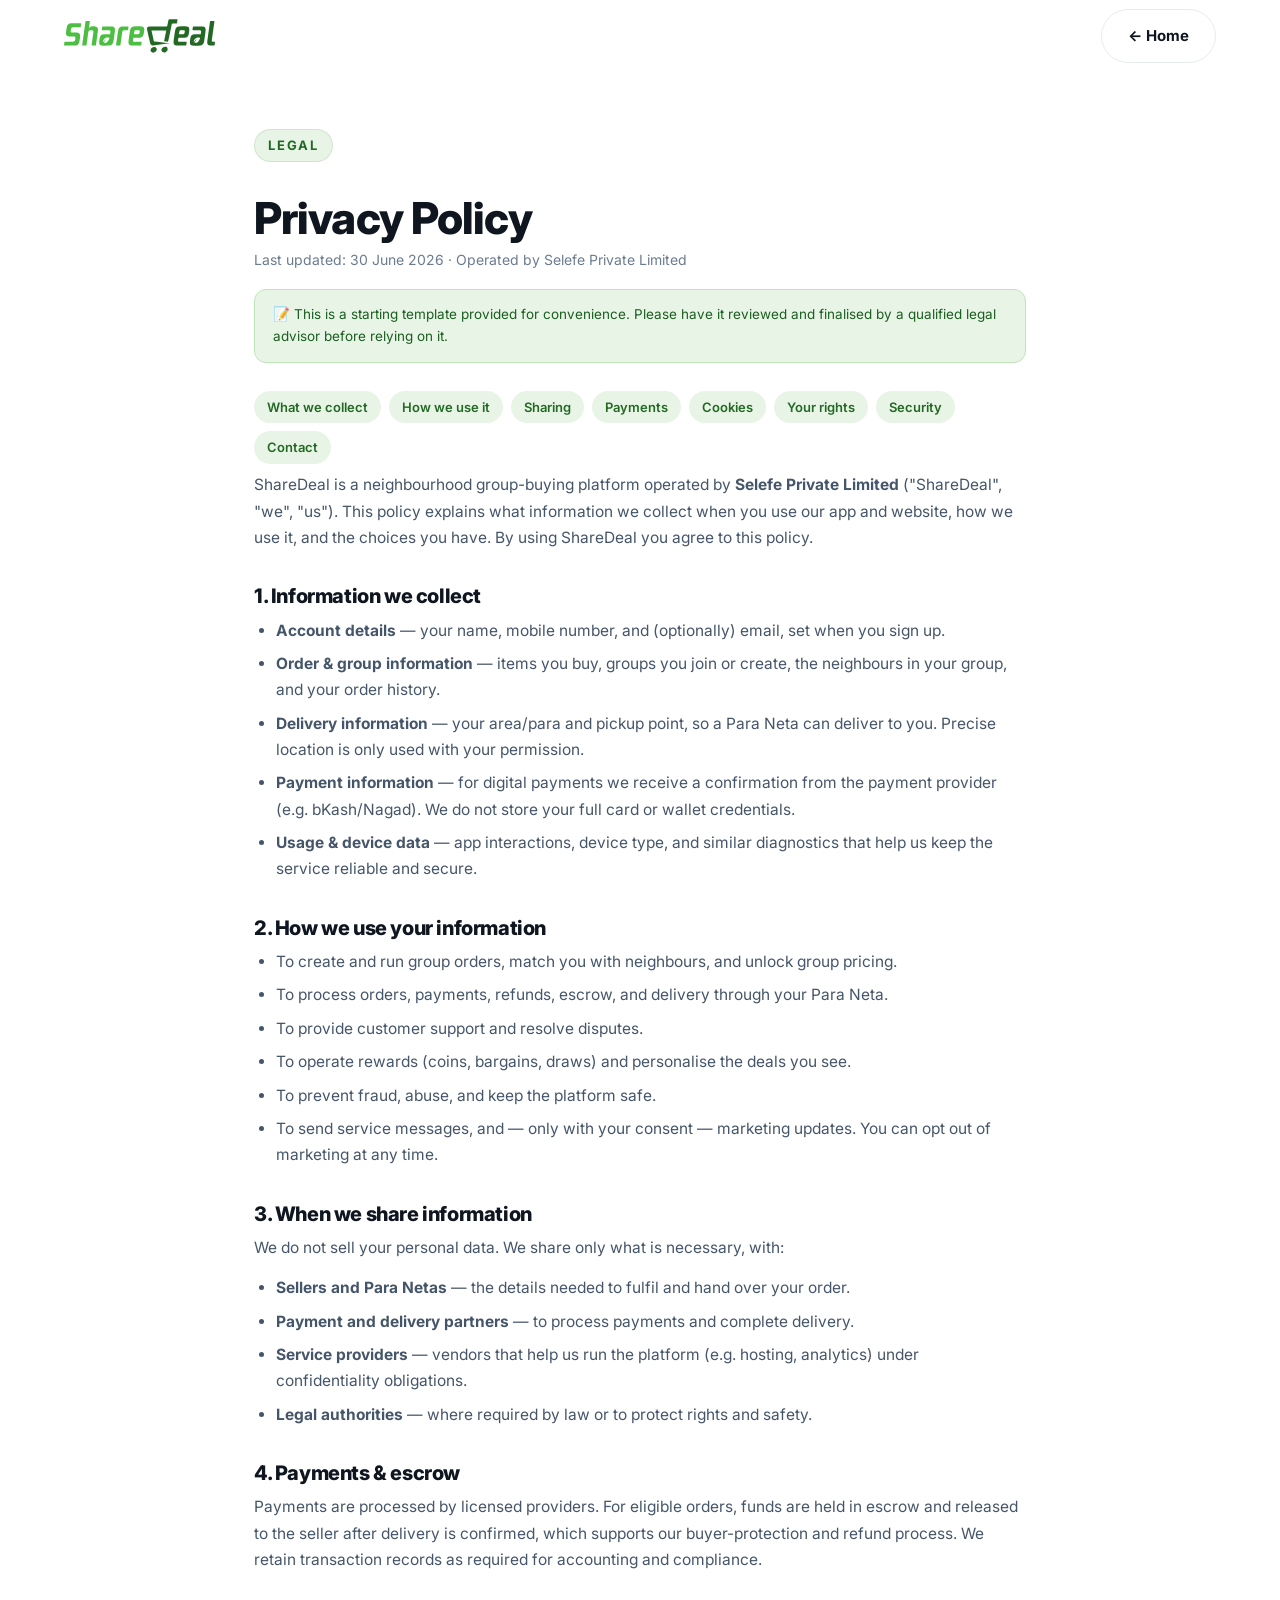
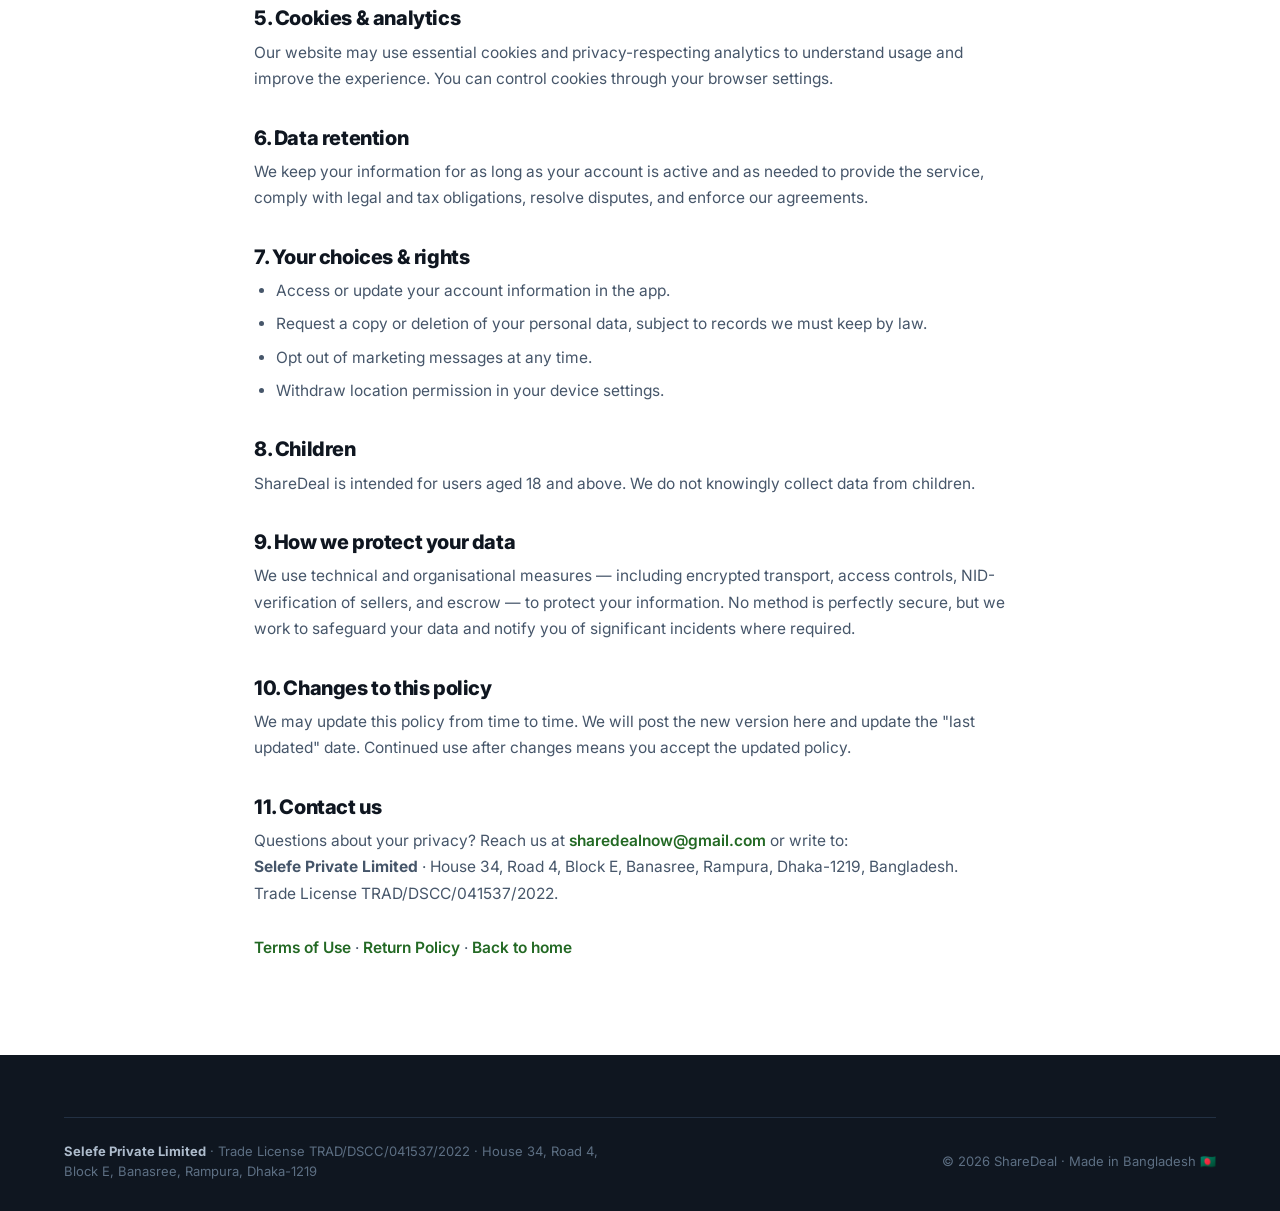
<file: privacy.html>
<!doctype html>
<html lang="en">
<head>
  <meta charset="utf-8" />
  <meta name="viewport" content="width=device-width, initial-scale=1" />
  <title>Privacy Policy — ShareDeal</title>
  <meta name="description" content="How ShareDeal (Selefe Private Limited) collects, uses, and protects your information." />
  <meta name="theme-color" content="#236924" />
  <meta name="robots" content="index,follow" />
  <link rel="icon" href="data:image/svg+xml,%3Csvg xmlns='http://www.w3.org/2000/svg' viewBox='0 0 32 32'%3E%3Crect width='32' height='32' rx='8' fill='%23236924'/%3E%3Ctext x='16' y='22' font-family='Arial' font-size='18' font-weight='bold' fill='white' text-anchor='middle'%3ES%3C/text%3E%3C/svg%3E" />
  <link rel="preconnect" href="https://fonts.googleapis.com" /><link rel="preconnect" href="https://fonts.gstatic.com" crossorigin />
  <link href="https://fonts.googleapis.com/css2?family=Inter:wght@400;500;600;700;800;900&family=Noto+Sans+Bengali:wght@400;500;600;700;800&display=swap" rel="stylesheet" />
  <link rel="stylesheet" href="assets/styles.css?v=14" />
</head>
<body>
  <header id="hdr"><div class="wrap nav">
    <a class="brand" href="index.html" aria-label="ShareDeal"><img class="logo-img" src="logo.svg" alt="ShareDeal" width="160" height="34" /></a>
    <div class="nav-cta"><a href="index.html" class="btn btn-ghost">← Home</a></div>
  </div></header>

  <main class="legal"><div class="wrap-narrow">
    <span class="eyebrow">Legal</span>
    <h1>Privacy Policy</h1>
    <p class="legal-meta">Last updated: 30 June 2026 · Operated by Selefe Private Limited</p>
    <div class="legal-note">📝 This is a starting template provided for convenience. Please have it reviewed and finalised by a qualified legal advisor before relying on it.</div>

    <div class="legal-toc">
      <a href="#collect">What we collect</a><a href="#use">How we use it</a><a href="#share">Sharing</a><a href="#payments">Payments</a><a href="#cookies">Cookies</a><a href="#rights">Your rights</a><a href="#security">Security</a><a href="#contact">Contact</a>
    </div>

    <div class="legal-body">
      <p>ShareDeal is a neighbourhood group-buying platform operated by <b>Selefe Private Limited</b> ("ShareDeal", "we", "us"). This policy explains what information we collect when you use our app and website, how we use it, and the choices you have. By using ShareDeal you agree to this policy.</p>

      <h2 id="collect">1. Information we collect</h2>
      <ul>
        <li><b>Account details</b> — your name, mobile number, and (optionally) email, set when you sign up.</li>
        <li><b>Order &amp; group information</b> — items you buy, groups you join or create, the neighbours in your group, and your order history.</li>
        <li><b>Delivery information</b> — your area/para and pickup point, so a Para Neta can deliver to you. Precise location is only used with your permission.</li>
        <li><b>Payment information</b> — for digital payments we receive a confirmation from the payment provider (e.g. bKash/Nagad). We do not store your full card or wallet credentials.</li>
        <li><b>Usage &amp; device data</b> — app interactions, device type, and similar diagnostics that help us keep the service reliable and secure.</li>
      </ul>

      <h2 id="use">2. How we use your information</h2>
      <ul>
        <li>To create and run group orders, match you with neighbours, and unlock group pricing.</li>
        <li>To process orders, payments, refunds, escrow, and delivery through your Para Neta.</li>
        <li>To provide customer support and resolve disputes.</li>
        <li>To operate rewards (coins, bargains, draws) and personalise the deals you see.</li>
        <li>To prevent fraud, abuse, and keep the platform safe.</li>
        <li>To send service messages, and — only with your consent — marketing updates. You can opt out of marketing at any time.</li>
      </ul>

      <h2 id="share">3. When we share information</h2>
      <p>We do not sell your personal data. We share only what is necessary, with:</p>
      <ul>
        <li><b>Sellers and Para Netas</b> — the details needed to fulfil and hand over your order.</li>
        <li><b>Payment and delivery partners</b> — to process payments and complete delivery.</li>
        <li><b>Service providers</b> — vendors that help us run the platform (e.g. hosting, analytics) under confidentiality obligations.</li>
        <li><b>Legal authorities</b> — where required by law or to protect rights and safety.</li>
      </ul>

      <h2 id="payments">4. Payments &amp; escrow</h2>
      <p>Payments are processed by licensed providers. For eligible orders, funds are held in escrow and released to the seller after delivery is confirmed, which supports our buyer-protection and refund process. We retain transaction records as required for accounting and compliance.</p>

      <h2 id="cookies">5. Cookies &amp; analytics</h2>
      <p>Our website may use essential cookies and privacy-respecting analytics to understand usage and improve the experience. You can control cookies through your browser settings.</p>

      <h2 id="retention">6. Data retention</h2>
      <p>We keep your information for as long as your account is active and as needed to provide the service, comply with legal and tax obligations, resolve disputes, and enforce our agreements.</p>

      <h2 id="rights">7. Your choices &amp; rights</h2>
      <ul>
        <li>Access or update your account information in the app.</li>
        <li>Request a copy or deletion of your personal data, subject to records we must keep by law.</li>
        <li>Opt out of marketing messages at any time.</li>
        <li>Withdraw location permission in your device settings.</li>
      </ul>

      <h2 id="children">8. Children</h2>
      <p>ShareDeal is intended for users aged 18 and above. We do not knowingly collect data from children.</p>

      <h2 id="security">9. How we protect your data</h2>
      <p>We use technical and organisational measures — including encrypted transport, access controls, NID-verification of sellers, and escrow — to protect your information. No method is perfectly secure, but we work to safeguard your data and notify you of significant incidents where required.</p>

      <h2 id="changes">10. Changes to this policy</h2>
      <p>We may update this policy from time to time. We will post the new version here and update the "last updated" date. Continued use after changes means you accept the updated policy.</p>

      <h2 id="contact">11. Contact us</h2>
      <p>Questions about your privacy? Reach us at <a href="mailto:sharedealnow@gmail.com">sharedealnow@gmail.com</a> or write to:<br>
      <b>Selefe Private Limited</b> · House 34, Road 4, Block E, Banasree, Rampura, Dhaka-1219, Bangladesh.<br>
      Trade License TRAD/DSCC/041537/2022.</p>

      <p style="margin-top:28px"><a href="terms.html">Terms of Use</a> · <a href="returns.html">Return Policy</a> · <a href="index.html">Back to home</a></p>
    </div>
  </div></main>

  <footer><div class="wrap">
    <div class="fbottom">
      <span class="fcompany"><b>Selefe Private Limited</b> · Trade License TRAD/DSCC/041537/2022 · House 34, Road 4, Block E, Banasree, Rampura, Dhaka-1219</span>
      <span class="fcopy">© 2026 ShareDeal · Made in Bangladesh 🇧🇩</span>
    </div>
  </div></footer>
  <script src="assets/app.js?v=14"></script>
</body>
</html>
</file>
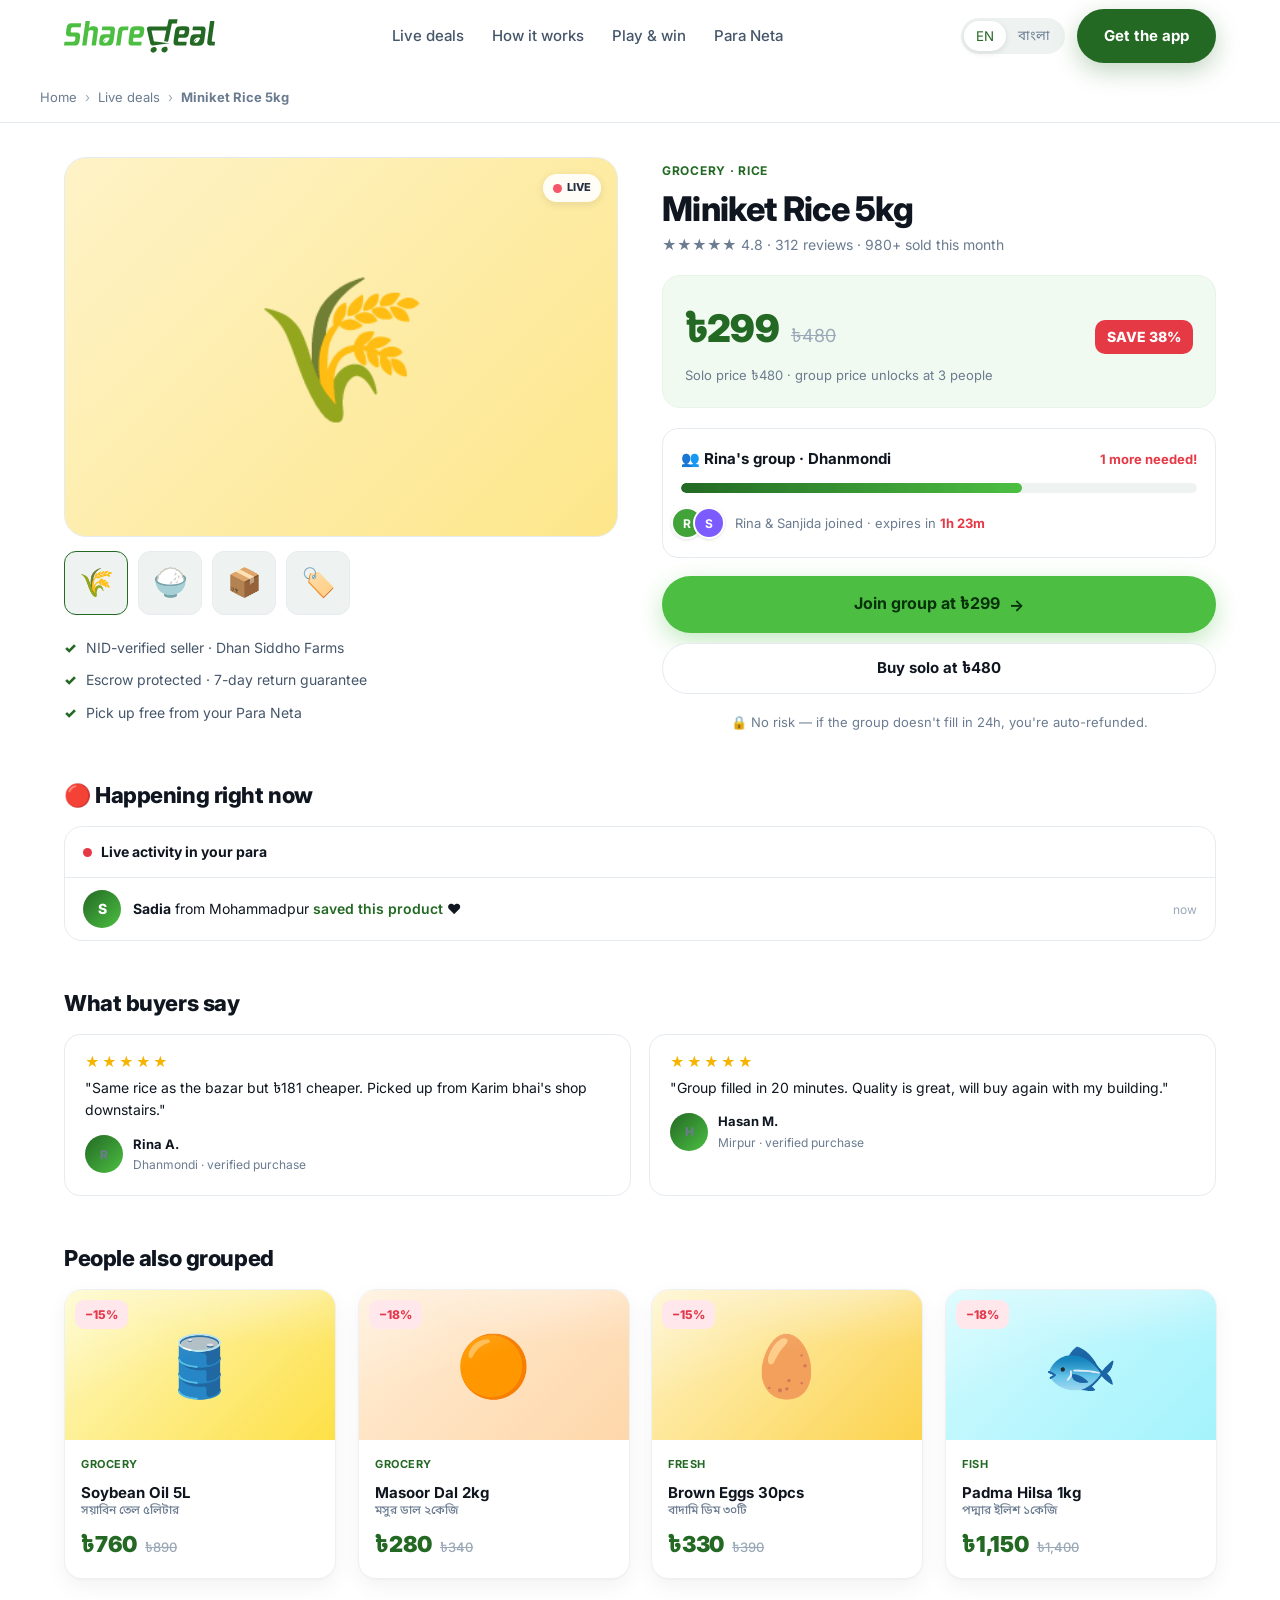
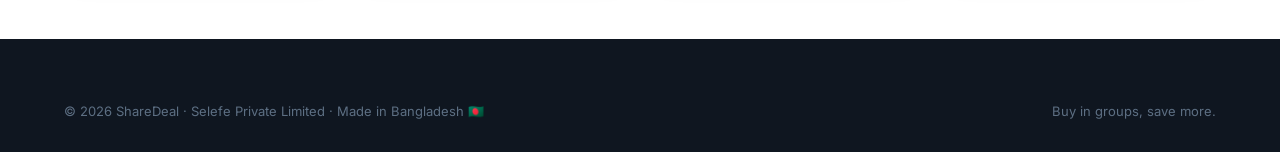
<file: product.html>
<!doctype html>
<html lang="en">
<head>
  <meta charset="utf-8" />
  <meta name="viewport" content="width=device-width, initial-scale=1" />
  <script>document.documentElement.classList.add('js')</script>
  <title>Miniket Rice 5kg — Group Deal ৳299 (−38%) | ShareDeal</title>
  <meta name="description" content="Join the live group buy for Miniket Rice 5kg on ShareDeal and pay ৳299 instead of ৳480 — save 38%. See who's joining in your para right now. NID-verified seller, escrow, 7-day returns." />
  <meta name="theme-color" content="#236924" />
  <link rel="canonical" href="https://sharedeal.app/product/miniket-rice-5kg" />
  <meta property="og:title" content="Miniket Rice 5kg — Group Deal ৳299 (−38%)" />
  <meta property="og:description" content="Join the live group buy and save 38%. See who's joining in your para right now." />
  <meta property="og:type" content="product" />
  <link rel="icon" href="data:image/svg+xml,%3Csvg xmlns='http://www.w3.org/2000/svg' viewBox='0 0 32 32'%3E%3Crect width='32' height='32' rx='8' fill='%23236924'/%3E%3Ctext x='16' y='22' font-family='Arial' font-size='18' font-weight='bold' fill='white' text-anchor='middle'%3ES%3C/text%3E%3C/svg%3E" />
  <link rel="preconnect" href="https://fonts.googleapis.com" /><link rel="preconnect" href="https://fonts.gstatic.com" crossorigin />
  <link href="https://fonts.googleapis.com/css2?family=Inter:wght@400;500;600;700;800;900&family=Noto+Sans+Bengali:wght@400;500;600;700;800&display=swap" rel="stylesheet" />
  <link rel="stylesheet" href="assets/styles.css?v=14" />
  <script type="application/ld+json">
  {"@context":"https://schema.org","@type":"Product","name":"Miniket Rice 5kg","category":"Grocery","brand":"ShareDeal","offers":{"@type":"Offer","price":"299","priceCurrency":"BDT","availability":"https://schema.org/InStock"},"aggregateRating":{"@type":"AggregateRating","ratingValue":"4.8","reviewCount":"312"}}
  </script>
</head>
<body>
  <header id="hdr">
    <div class="wrap-wide nav">
      <a class="brand" href="index.html" aria-label="ShareDeal"><img class="logo-img" src="logo.svg" alt="ShareDeal" width="160" height="34" /></a>
      <nav class="navlinks">
        <a href="shop.html"><span lang-en>Live deals</span><span lang-bn>লাইভ ডিল</span></a>
        <a href="index.html#how"><span lang-en>How it works</span><span lang-bn>যেভাবে কাজ করে</span></a>
        <a href="index.html#play"><span lang-en>Play & win</span><span lang-bn>খেলুন ও জিতুন</span></a>
        <a href="index.html#neta"><span lang-en>Para Neta</span><span lang-bn>পাড়া নেতা</span></a>
      </nav>
      <div class="nav-cta">
        <div class="lang" role="group" aria-label="Language"><button data-lang="en" class="on">EN</button><button data-lang="bn">বাংলা</button></div>
        <a href="#" class="btn btn-primary" data-install data-name="ShareDeal" data-emoji="🛒" data-price="Free"><span lang-en>Get the app</span><span lang-bn>অ্যাপ নিন</span></a>
        <button class="burger" id="burger" aria-label="Menu"><span></span><span></span><span></span></button>
      </div>
    </div>
  </header>

  <div class="subnav"><div class="wrap-wide breadcrumb"><a href="index.html"><span lang-en>Home</span><span lang-bn>হোম</span></a><span class="sep">›</span><a href="shop.html"><span lang-en>Live deals</span><span lang-bn>লাইভ ডিল</span></a><span class="sep">›</span><b><span lang-en>Miniket Rice 5kg</span><span lang-bn>মিনিকেট চাল ৫কেজি</span></b></div></div>

  <div class="pd"><div class="wrap-wide">
    <div class="pd-grid">
      <!-- Gallery -->
      <div class="pd-gallery">
        <div class="pd-img" style="background:linear-gradient(135deg,#fef3c7,#fde68a)">🌾<span class="pc-live" style="top:16px;right:16px"><span class="live-dot"></span>LIVE</span></div>
        <div class="pd-thumbs"><div class="pd-thumb on">🌾</div><div class="pd-thumb">🍚</div><div class="pd-thumb">📦</div><div class="pd-thumb">🏷️</div></div>
        <ul class="pd-feat" style="margin-top:22px">
          <li><span class="ck">✓</span><span lang-en>NID-verified seller · Dhan Siddho Farms</span><span lang-bn>এনআইডি-যাচাইকৃত বিক্রেতা · ধান সিদ্ধ ফার্মস</span></li>
          <li><span class="ck">✓</span><span lang-en>Escrow protected · 7-day return guarantee</span><span lang-bn>এস্ক্রো সুরক্ষিত · ৭ দিনের রিটার্ন</span></li>
          <li><span class="ck">✓</span><span lang-en>Pick up free from your Para Neta</span><span lang-bn>পাড়া নেতার কাছ থেকে ফ্রি পিকআপ</span></li>
        </ul>
      </div>

      <!-- Info -->
      <div>
        <span class="pd-cat">Grocery · <span lang-en>Rice</span><span lang-bn>চাল</span></span>
        <h1 class="pd-title"><span lang-en>Miniket Rice 5kg</span><span lang-bn>মিনিকেট চাল ৫কেজি</span></h1>
        <div class="pd-sub">★★★★★ 4.8 · <span lang-en>312 reviews · 980+ sold this month</span><span lang-bn>৩১২ রিভিউ · এই মাসে ৯৮০+ বিক্রি</span></div>

        <div class="pd-pricebox">
          <div class="pd-price"><span class="pd-now">৳299</span><span class="pd-was">৳480</span><span class="pd-save"><span lang-en>SAVE 38%</span><span lang-bn>৩৮% সাশ্রয়</span></span></div>
          <div class="pd-solo"><span lang-en>Solo price ৳480 · group price unlocks at 3 people</span><span lang-bn>একা ৳৪৮০ · ৩ জন হলে গ্রুপ দাম খুলবে</span></div>
        </div>

        <div class="pd-group">
          <div class="gh"><b><span lang-en>👥 Rina's group · Dhanmondi</span><span lang-bn>👥 রিনার গ্রুপ · ধানমন্ডি</span></b><span class="need"><span lang-en>1 more needed!</span><span lang-bn>আর ১ জন বাকি!</span></span></div>
          <div class="pd-prog"><i style="width:66%"></i></div>
          <div class="pd-joiners"><div class="avatars"><span class="a" style="background:#41A338">R</span><span class="a" style="background:#7c5cff">S</span></div><small><span lang-en>Rina & Sanjida joined · expires in</span><span lang-bn>রিনা ও সানজিদা যোগ দিয়েছে · শেষ হবে</span> <b class="timer" style="color:var(--accent-2)" data-mins="84"></b></small></div>
        </div>

        <div class="pd-cta">
          <button class="btn btn-bright btn-lg btn-block" data-install data-name="Miniket Rice 5kg" data-emoji="🌾" data-price="৳299"><span lang-en>Join group at ৳299</span><span lang-bn>৳২৯৯-এ গ্রুপে যোগ দিন</span> →</button>
          <button class="btn btn-ghost btn-block" data-install data-name="Miniket Rice 5kg" data-emoji="🌾" data-price="৳480"><span lang-en>Buy solo at ৳480</span><span lang-bn>একা ৳৪৮০-এ কিনুন</span></button>
        </div>
        <p style="font-size:13px;color:var(--ink-3);text-align:center"><span lang-en>🔒 No risk — if the group doesn't fill in 24h, you're auto-refunded.</span><span lang-bn>🔒 ঝুঁকি নেই — ২৪ ঘণ্টায় গ্রুপ পূর্ণ না হলে স্বয়ংক্রিয় রিফান্ড।</span></p>
      </div>
    </div>

    <!-- LIVE ACTIVITY -->
    <div class="pd-section">
      <h3><span lang-en>🔴 Happening right now</span><span lang-bn>🔴 এখনই ঘটছে</span></h3>
      <div class="activity">
        <div class="act-head"><span class="live-dot"></span><span lang-en>Live activity in your para</span><span lang-bn>আপনার পাড়ায় লাইভ অ্যাক্টিভিটি</span></div>
        <div id="liveFeed"></div>
      </div>
    </div>

    <!-- REVIEWS -->
    <div class="pd-section">
      <h3><span lang-en>What buyers say</span><span lang-bn>ক্রেতারা যা বলে</span></h3>
      <div class="reviews">
        <div class="review"><div class="stars">★★★★★</div><p><span lang-en>"Same rice as the bazar but ৳181 cheaper. Picked up from Karim bhai's shop downstairs."</span><span lang-bn>"বাজারের মতোই চাল কিন্তু ৳১৮১ সস্তা। নিচের করিম ভাইয়ের দোকান থেকে নিলাম।"</span></p><div class="who"><span class="av">R</span><div><b>Rina A.</b><span>Dhanmondi · <span lang-en>verified purchase</span><span lang-bn>যাচাইকৃত ক্রয়</span></span></div></div></div>
        <div class="review"><div class="stars">★★★★★</div><p><span lang-en>"Group filled in 20 minutes. Quality is great, will buy again with my building."</span><span lang-bn>"২০ মিনিটে গ্রুপ পূর্ণ। মান দারুণ, আবার কিনব।"</span></p><div class="who"><span class="av">H</span><div><b>Hasan M.</b><span>Mirpur · <span lang-en>verified purchase</span><span lang-bn>যাচাইকৃত ক্রয়</span></span></div></div></div>
      </div>
    </div>

    <!-- related -->
    <div class="pd-section">
      <h3><span lang-en>People also grouped</span><span lang-bn>মানুষ আরও যা কিনেছে</span></h3>
      <div class="pgrid" style="grid-template-columns:repeat(4,1fr)">
        <a class="pcard" href="product.html"><div class="pc-img" style="background:linear-gradient(135deg,#fef9c3,#fde047)">🛢️<span class="pc-off">−15%</span></div><div class="pc-body"><span class="pc-cat">Grocery</span><div class="pc-name">Soybean Oil 5L<span class="bn-name">সয়াবিন তেল ৫লিটার</span></div><div class="pc-price"><span class="pc-now">৳760</span><span class="pc-was">৳890</span></div></div></a>
        <a class="pcard" href="product.html"><div class="pc-img" style="background:linear-gradient(135deg,#ffedd5,#fed7aa)">🟠<span class="pc-off">−18%</span></div><div class="pc-body"><span class="pc-cat">Grocery</span><div class="pc-name">Masoor Dal 2kg<span class="bn-name">মসুর ডাল ২কেজি</span></div><div class="pc-price"><span class="pc-now">৳280</span><span class="pc-was">৳340</span></div></div></a>
        <a class="pcard" href="product.html"><div class="pc-img" style="background:linear-gradient(135deg,#fef3c7,#fcd34d)">🥚<span class="pc-off">−15%</span></div><div class="pc-body"><span class="pc-cat">Fresh</span><div class="pc-name">Brown Eggs 30pcs<span class="bn-name">বাদামি ডিম ৩০টি</span></div><div class="pc-price"><span class="pc-now">৳330</span><span class="pc-was">৳390</span></div></div></a>
        <a class="pcard" href="product.html"><div class="pc-img" style="background:linear-gradient(135deg,#cffafe,#a5f3fc)">🐟<span class="pc-off">−18%</span></div><div class="pc-body"><span class="pc-cat">Fish</span><div class="pc-name">Padma Hilsa 1kg<span class="bn-name">পদ্মার ইলিশ ১কেজি</span></div><div class="pc-price"><span class="pc-now">৳1,150</span><span class="pc-was">৳1,400</span></div></div></a>
      </div>
    </div>
  </div></div>

  <!-- sticky mobile buy bar -->
  <div class="buybar"><div class="bp"><b>৳299</b><span class="was">৳480</span><small><span lang-en>group price · 1 more needed</span><span lang-bn>গ্রুপ দাম · ১ জন বাকি</span></small></div><button class="btn btn-bright" data-install data-name="Miniket Rice 5kg" data-emoji="🌾" data-price="৳299"><span lang-en>Join group</span><span lang-bn>যোগ দিন</span></button></div>

  <footer><div class="wrap-wide">
    <div class="fbottom" style="border:0;padding-top:0"><span>© <span id="yr">2026</span> ShareDeal · Selefe Private Limited · <span lang-en>Made in Bangladesh 🇧🇩</span><span lang-bn>বাংলাদেশে তৈরি 🇧🇩</span></span><span lang-en>Buy in groups, save more.</span><span lang-bn>দলে কিনুন, বেশি সাশ্রয় করুন।</span></div>
  </div></footer>

  <!-- App-install gate -->
  <div class="modal-bd" id="appModal"><div class="modal">
    <span class="mx" data-close>&times;</span>
    <div class="mi">📲</div>
    <h3><span lang-en>Get the app to join</span><span lang-bn>যোগ দিতে অ্যাপ নিন</span></h3>
    <p><span lang-en>You're one step away. Scan to install ShareDeal free and unlock this group price.</span><span lang-bn>আর এক ধাপ। স্ক্যান করে ফ্রি শেয়ারডিল নামান, গ্রুপ দাম আনলক করুন।</span></p>
    <div class="prod-mini"><span class="pm-ic" data-pm-ic>🌾</span><div><b data-pm-name>Miniket Rice 5kg</b><span><span lang-en>group price</span><span lang-bn>গ্রুপ দাম</span> <span data-pm-price>৳299</span></span></div></div>
    <div class="qr"></div>
    <div class="stores"><a href="#" class="store">📱 <span><small>Download on the</small><b>App Store</b></span></a><a href="#" class="store">▶ <span><small>Get it on</small><b>Google Play</b></span></a></div>
    <p class="msmall"><span lang-en>Free · iOS & Android · No card needed</span><span lang-bn>ফ্রি · আইওএস ও অ্যান্ড্রয়েড · কার্ড লাগবে না</span></p>
  </div></div>

  <script src="assets/app.js?v=14"></script>
</body>
</html>
</file>
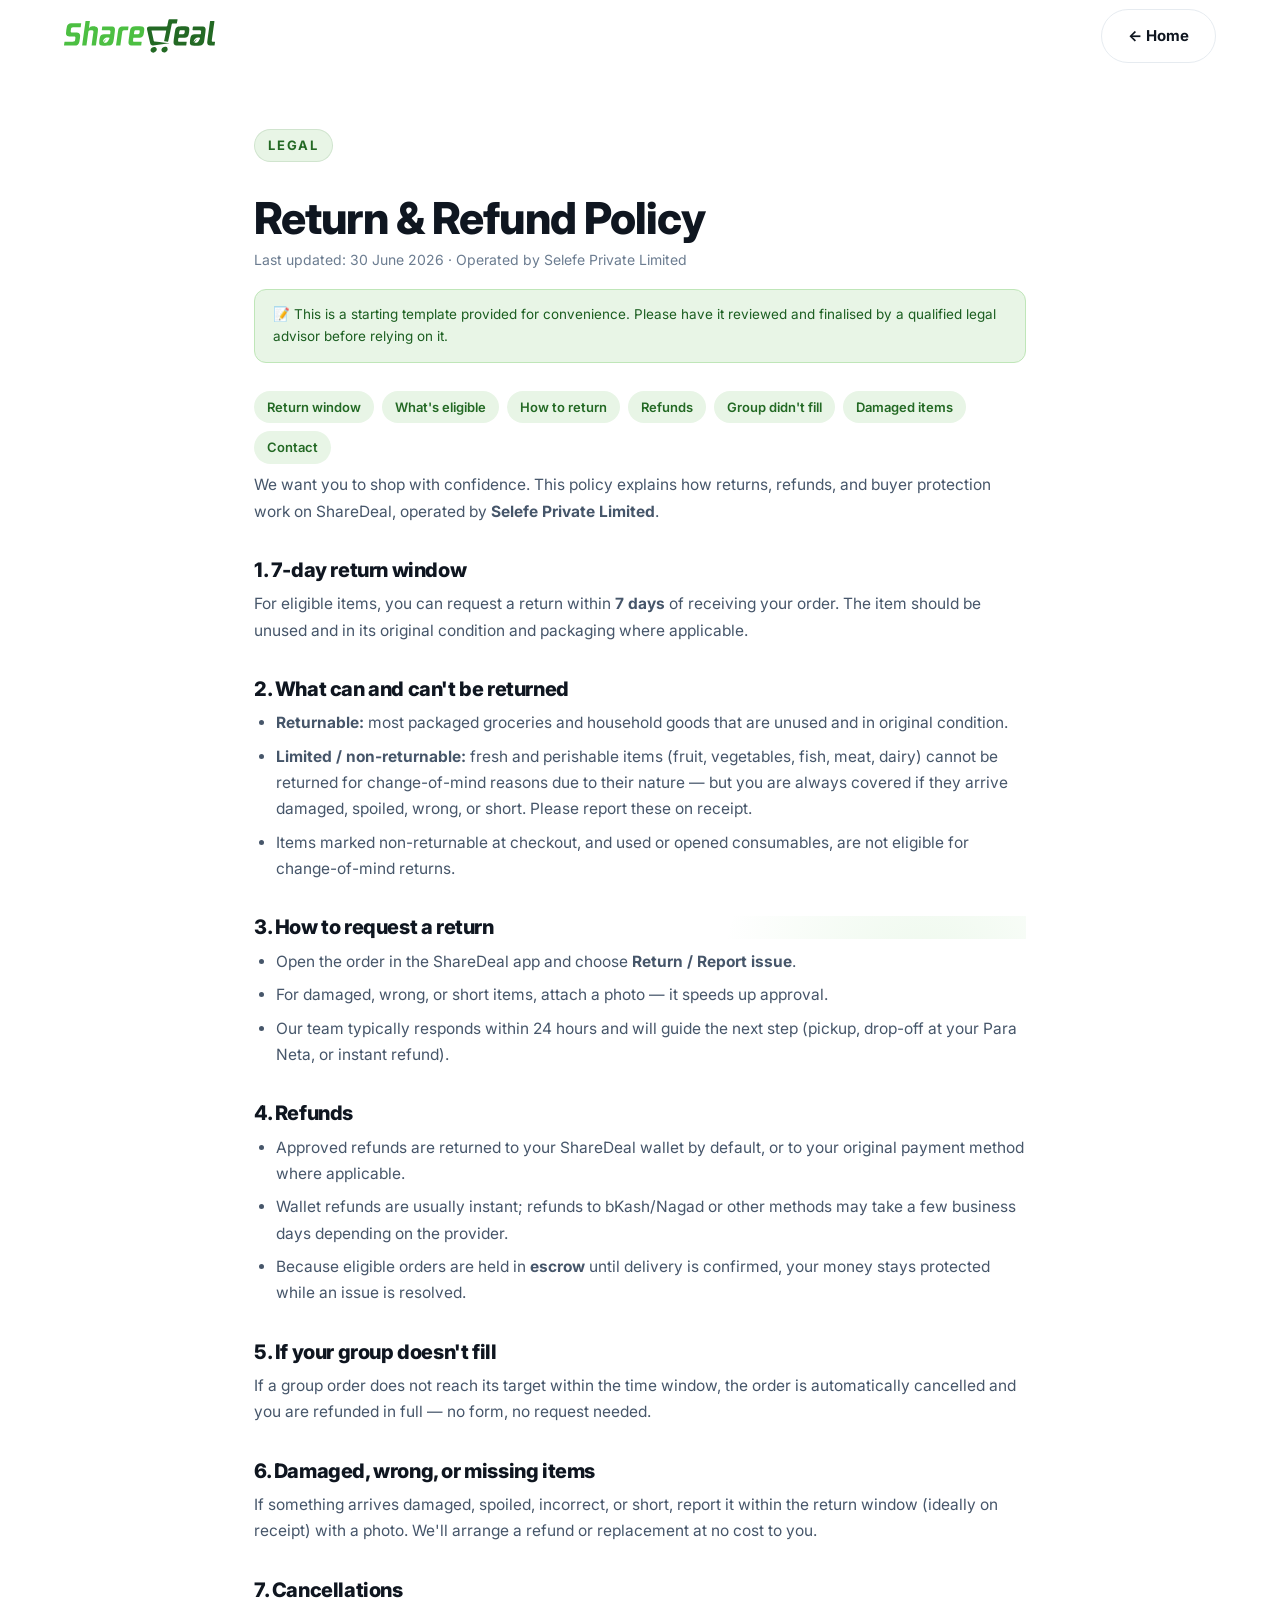
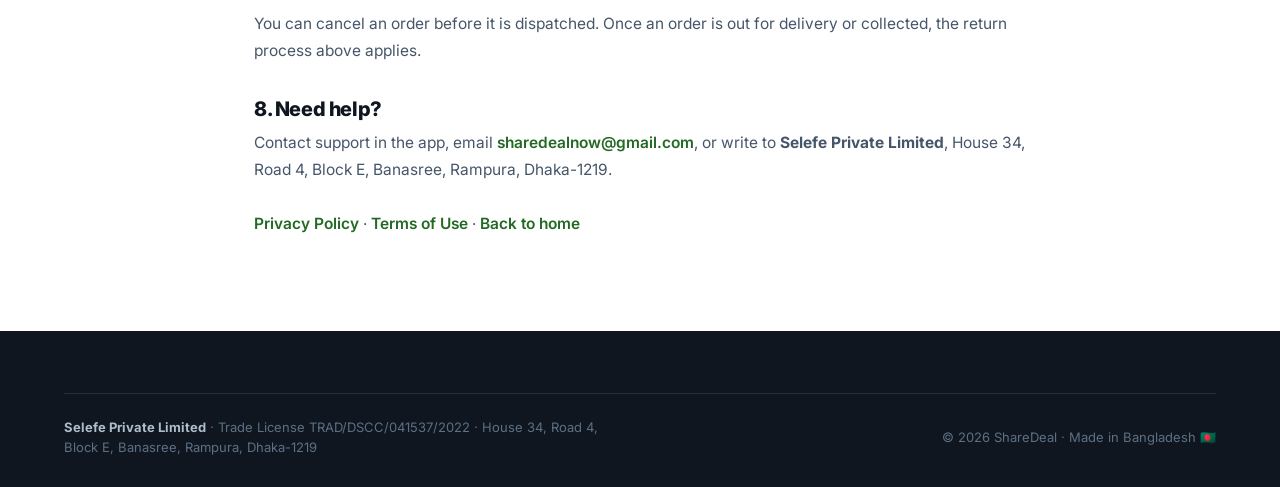
<file: returns.html>
<!doctype html>
<html lang="en">
<head>
  <meta charset="utf-8" />
  <meta name="viewport" content="width=device-width, initial-scale=1" />
  <title>Return Policy — ShareDeal</title>
  <meta name="description" content="ShareDeal's 7-day returns, refunds, and buyer-protection policy." />
  <meta name="theme-color" content="#236924" />
  <meta name="robots" content="index,follow" />
  <link rel="icon" href="data:image/svg+xml,%3Csvg xmlns='http://www.w3.org/2000/svg' viewBox='0 0 32 32'%3E%3Crect width='32' height='32' rx='8' fill='%23236924'/%3E%3Ctext x='16' y='22' font-family='Arial' font-size='18' font-weight='bold' fill='white' text-anchor='middle'%3ES%3C/text%3E%3C/svg%3E" />
  <link rel="preconnect" href="https://fonts.googleapis.com" /><link rel="preconnect" href="https://fonts.gstatic.com" crossorigin />
  <link href="https://fonts.googleapis.com/css2?family=Inter:wght@400;500;600;700;800;900&family=Noto+Sans+Bengali:wght@400;500;600;700;800&display=swap" rel="stylesheet" />
  <link rel="stylesheet" href="assets/styles.css?v=14" />
</head>
<body>
  <header id="hdr"><div class="wrap nav">
    <a class="brand" href="index.html" aria-label="ShareDeal"><img class="logo-img" src="logo.svg" alt="ShareDeal" width="160" height="34" /></a>
    <div class="nav-cta"><a href="index.html" class="btn btn-ghost">← Home</a></div>
  </div></header>

  <main class="legal"><div class="wrap-narrow">
    <span class="eyebrow">Legal</span>
    <h1>Return &amp; Refund Policy</h1>
    <p class="legal-meta">Last updated: 30 June 2026 · Operated by Selefe Private Limited</p>
    <div class="legal-note">📝 This is a starting template provided for convenience. Please have it reviewed and finalised by a qualified legal advisor before relying on it.</div>

    <div class="legal-toc">
      <a href="#window">Return window</a><a href="#eligible">What's eligible</a><a href="#how">How to return</a><a href="#refunds">Refunds</a><a href="#groupfail">Group didn't fill</a><a href="#damaged">Damaged items</a><a href="#contact">Contact</a>
    </div>

    <div class="legal-body">
      <p>We want you to shop with confidence. This policy explains how returns, refunds, and buyer protection work on ShareDeal, operated by <b>Selefe Private Limited</b>.</p>

      <h2 id="window">1. 7-day return window</h2>
      <p>For eligible items, you can request a return within <b>7 days</b> of receiving your order. The item should be unused and in its original condition and packaging where applicable.</p>

      <h2 id="eligible">2. What can and can't be returned</h2>
      <ul>
        <li><b>Returnable:</b> most packaged groceries and household goods that are unused and in original condition.</li>
        <li><b>Limited / non-returnable:</b> fresh and perishable items (fruit, vegetables, fish, meat, dairy) cannot be returned for change-of-mind reasons due to their nature — but you are always covered if they arrive damaged, spoiled, wrong, or short. Please report these on receipt.</li>
        <li>Items marked non-returnable at checkout, and used or opened consumables, are not eligible for change-of-mind returns.</li>
      </ul>

      <h2 id="how">3. How to request a return</h2>
      <ul>
        <li>Open the order in the ShareDeal app and choose <b>Return / Report issue</b>.</li>
        <li>For damaged, wrong, or short items, attach a photo — it speeds up approval.</li>
        <li>Our team typically responds within 24 hours and will guide the next step (pickup, drop-off at your Para Neta, or instant refund).</li>
      </ul>

      <h2 id="refunds">4. Refunds</h2>
      <ul>
        <li>Approved refunds are returned to your ShareDeal wallet by default, or to your original payment method where applicable.</li>
        <li>Wallet refunds are usually instant; refunds to bKash/Nagad or other methods may take a few business days depending on the provider.</li>
        <li>Because eligible orders are held in <b>escrow</b> until delivery is confirmed, your money stays protected while an issue is resolved.</li>
      </ul>

      <h2 id="groupfail">5. If your group doesn't fill</h2>
      <p>If a group order does not reach its target within the time window, the order is automatically cancelled and you are refunded in full — no form, no request needed.</p>

      <h2 id="damaged">6. Damaged, wrong, or missing items</h2>
      <p>If something arrives damaged, spoiled, incorrect, or short, report it within the return window (ideally on receipt) with a photo. We'll arrange a refund or replacement at no cost to you.</p>

      <h2 id="cod">7. Cancellations</h2>
      <p>You can cancel an order before it is dispatched. Once an order is out for delivery or collected, the return process above applies.</p>

      <h2 id="contact">8. Need help?</h2>
      <p>Contact support in the app, email <a href="mailto:sharedealnow@gmail.com">sharedealnow@gmail.com</a>, or write to <b>Selefe Private Limited</b>, House 34, Road 4, Block E, Banasree, Rampura, Dhaka-1219.</p>

      <p style="margin-top:28px"><a href="privacy.html">Privacy Policy</a> · <a href="terms.html">Terms of Use</a> · <a href="index.html">Back to home</a></p>
    </div>
  </div></main>

  <footer><div class="wrap">
    <div class="fbottom">
      <span class="fcompany"><b>Selefe Private Limited</b> · Trade License TRAD/DSCC/041537/2022 · House 34, Road 4, Block E, Banasree, Rampura, Dhaka-1219</span>
      <span class="fcopy">© 2026 ShareDeal · Made in Bangladesh 🇧🇩</span>
    </div>
  </div></footer>
  <script src="assets/app.js?v=14"></script>
</body>
</html>
</file>
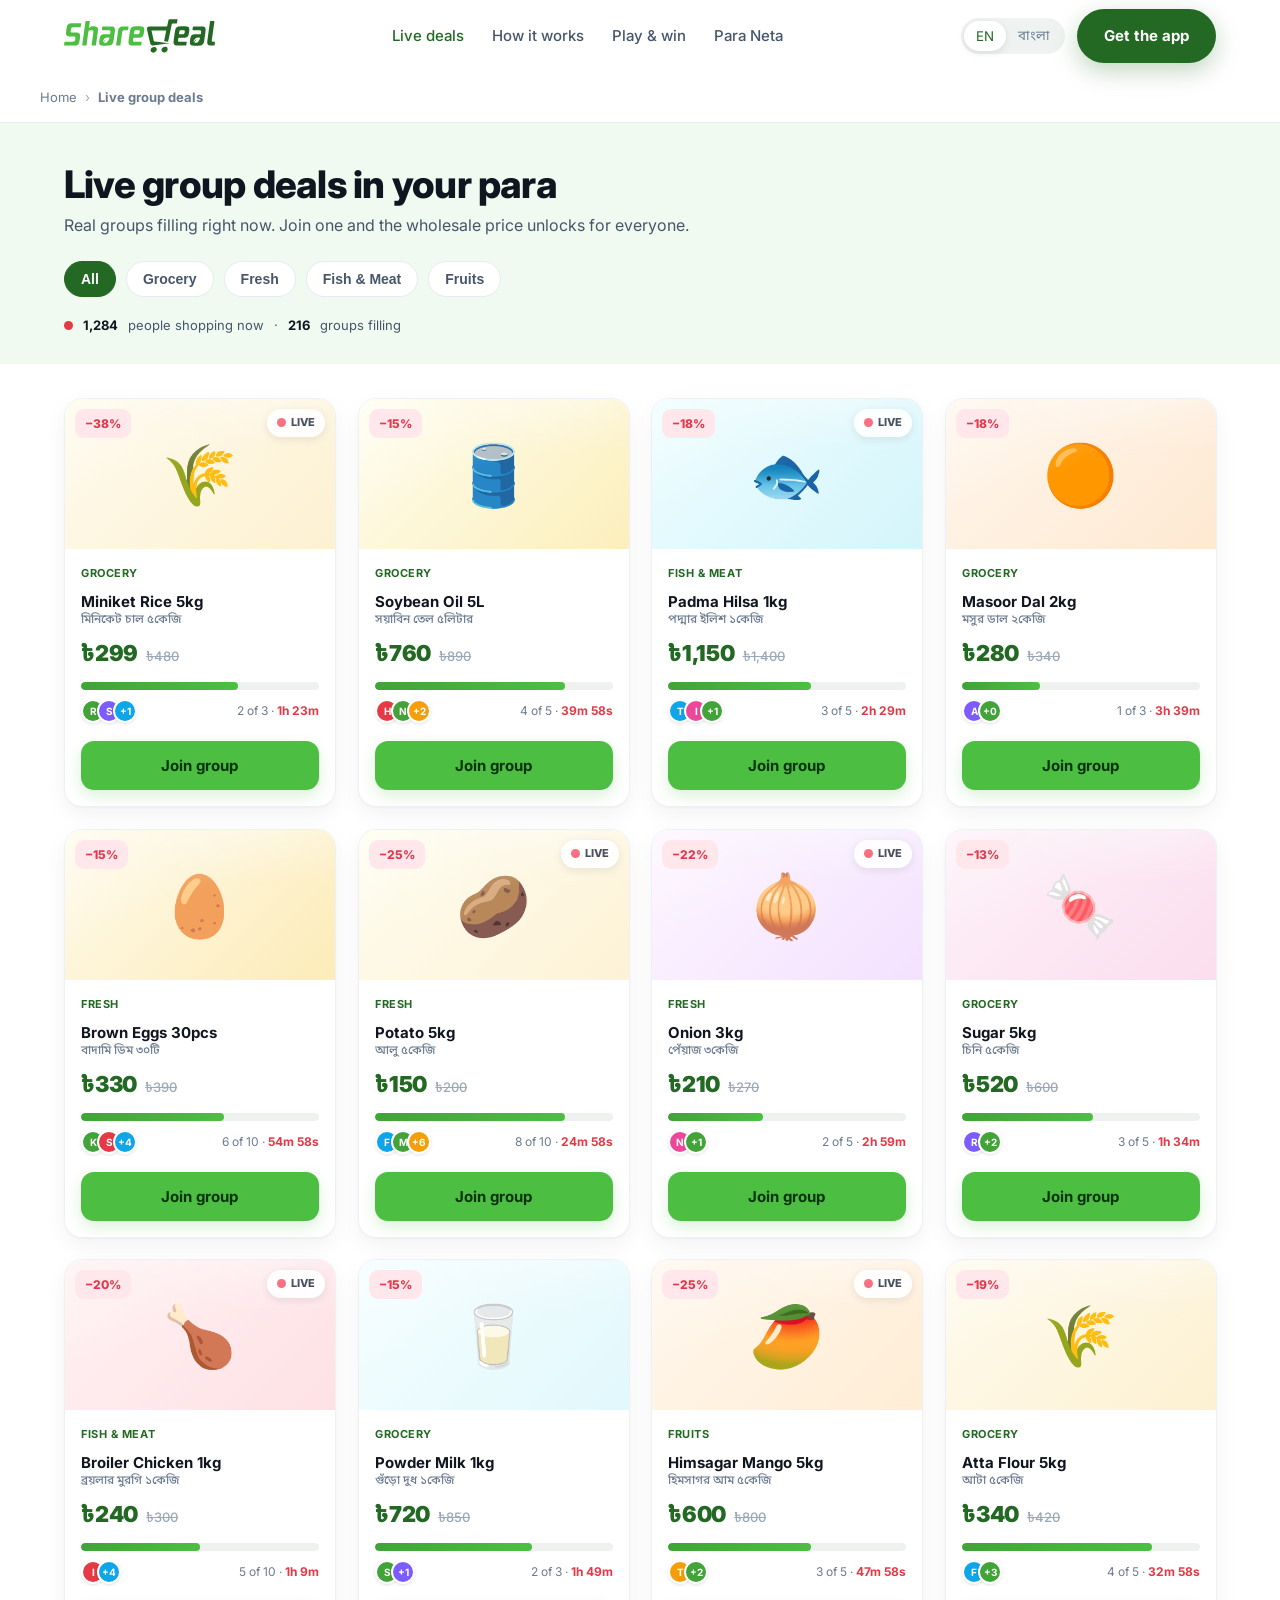
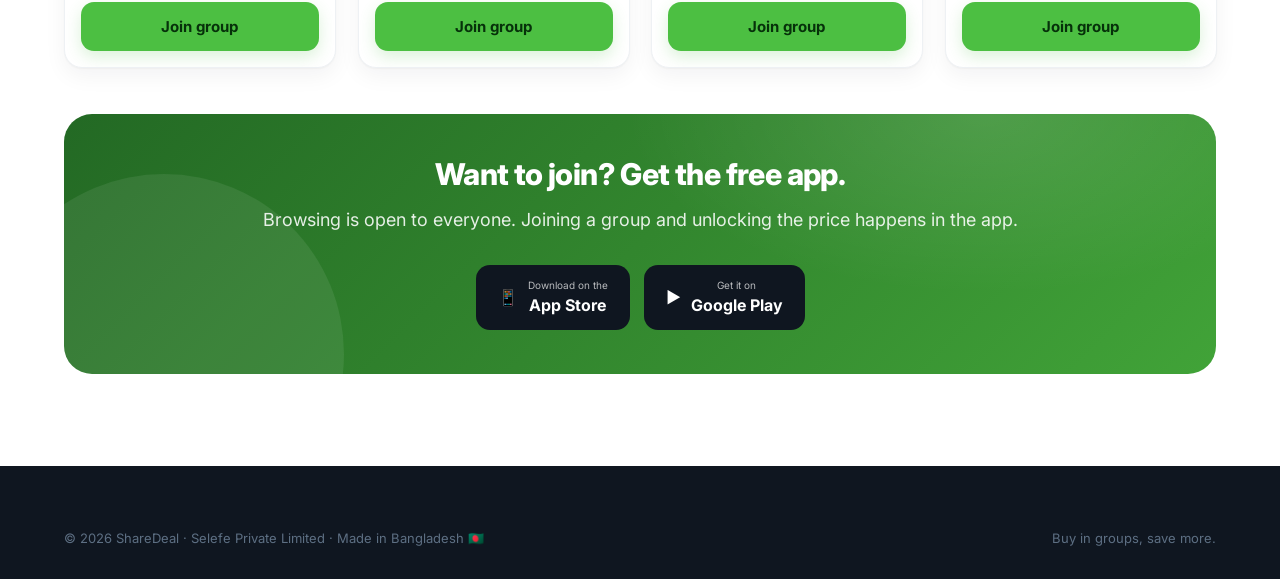
<file: shop.html>
<!doctype html>
<html lang="en">
<head>
  <meta charset="utf-8" />
  <meta name="viewport" content="width=device-width, initial-scale=1" />
  <script>document.documentElement.classList.add('js')</script>
  <title>Live Group Deals — ShareDeal | Join &amp; Save up to 40%</title>
  <meta name="description" content="Browse live group-buying deals on ShareDeal. See active groups filling in your para right now, join neighbours, and save up to 40% on rice, oil, fish and daily groceries in Bangladesh." />
  <meta name="theme-color" content="#236924" />
  <link rel="canonical" href="https://sharedeal.app/shop" />
  <meta property="og:title" content="Live Group Deals — ShareDeal" />
  <meta property="og:description" content="Active group-buying deals filling right now. Join and save up to 40%." />
  <meta property="og:type" content="website" />
  <link rel="icon" href="data:image/svg+xml,%3Csvg xmlns='http://www.w3.org/2000/svg' viewBox='0 0 32 32'%3E%3Crect width='32' height='32' rx='8' fill='%23236924'/%3E%3Ctext x='16' y='22' font-family='Arial' font-size='18' font-weight='bold' fill='white' text-anchor='middle'%3ES%3C/text%3E%3C/svg%3E" />
  <link rel="preconnect" href="https://fonts.googleapis.com" /><link rel="preconnect" href="https://fonts.gstatic.com" crossorigin />
  <link href="https://fonts.googleapis.com/css2?family=Inter:wght@400;500;600;700;800;900&family=Noto+Sans+Bengali:wght@400;500;600;700;800&display=swap" rel="stylesheet" />
  <link rel="stylesheet" href="assets/styles.css?v=14" />
</head>
<body>
  <header id="hdr">
    <div class="wrap-wide nav">
      <a class="brand" href="index.html" aria-label="ShareDeal"><img class="logo-img" src="logo.svg" alt="ShareDeal" width="160" height="34" /></a>
      <nav class="navlinks">
        <a href="shop.html" class="active"><span lang-en>Live deals</span><span lang-bn>লাইভ ডিল</span></a>
        <a href="index.html#how"><span lang-en>How it works</span><span lang-bn>যেভাবে কাজ করে</span></a>
        <a href="index.html#play"><span lang-en>Play & win</span><span lang-bn>খেলুন ও জিতুন</span></a>
        <a href="index.html#neta"><span lang-en>Para Neta</span><span lang-bn>পাড়া নেতা</span></a>
      </nav>
      <div class="nav-cta">
        <div class="lang" role="group" aria-label="Language"><button data-lang="en" class="on">EN</button><button data-lang="bn">বাংলা</button></div>
        <a href="#" class="btn btn-primary" data-install data-name="ShareDeal" data-emoji="🛒" data-price="Free"><span lang-en>Get the app</span><span lang-bn>অ্যাপ নিন</span></a>
        <button class="burger" id="burger" aria-label="Menu"><span></span><span></span><span></span></button>
      </div>
    </div>
  </header>

  <div class="subnav"><div class="wrap-wide breadcrumb"><a href="index.html"><span lang-en>Home</span><span lang-bn>হোম</span></a><span class="sep">›</span><b><span lang-en>Live group deals</span><span lang-bn>লাইভ গ্রুপ ডিল</span></b></div></div>

  <section class="shop-hero"><div class="wrap-wide">
    <h1><span lang-en>Live group deals in your para</span><span lang-bn>আপনার পাড়ায় লাইভ গ্রুপ ডিল</span></h1>
    <p><span lang-en>Real groups filling right now. Join one and the wholesale price unlocks for everyone.</span><span lang-bn>এখনই পূর্ণ হচ্ছে এমন গ্রুপ। যোগ দিন, সবার জন্য পাইকারি দাম খুলে যাবে।</span></p>
    <div class="chips">
      <button class="chip on"><span lang-en>All</span><span lang-bn>সব</span></button>
      <button class="chip"><span lang-en>Grocery</span><span lang-bn>মুদি</span></button>
      <button class="chip"><span lang-en>Fresh</span><span lang-bn>তাজা</span></button>
      <button class="chip"><span lang-en>Fish & Meat</span><span lang-bn>মাছ ও মাংস</span></button>
      <button class="chip"><span lang-en>Fruits</span><span lang-bn>ফল</span></button>
    </div>
    <div class="live-strip"><span class="live-dot"></span><b style="color:var(--ink)">1,284</b> <span lang-en>people shopping now</span><span lang-bn>জন এখন কিনছে</span> · <b style="color:var(--ink)">216</b> <span lang-en>groups filling</span><span lang-bn>গ্রুপ পূর্ণ হচ্ছে</span></div>
  </div></section>

  <section style="padding-top:34px"><div class="wrap-wide">
    <div class="pgrid">

      <a class="pcard" href="product.html">
        <div class="pc-img" style="background:linear-gradient(135deg,#fefaec,#fdf1d2)">🌾<span class="pc-off">−38%</span><span class="pc-live"><span class="live-dot"></span>LIVE</span></div>
        <div class="pc-body"><span class="pc-cat">Grocery</span>
          <div class="pc-name">Miniket Rice 5kg<span class="bn-name">মিনিকেট চাল ৫কেজি</span></div>
          <div class="pc-price"><span class="pc-now">৳299</span><span class="pc-was">৳480</span></div>
          <div class="pc-prog"><i style="width:66%"></i></div>
          <div class="pc-meta"><div class="avatars"><span class="a" style="background:#41A338">R</span><span class="a" style="background:#7c5cff">S</span><span class="a" style="background:#0ea5e9">+1</span></div><span><span lang-en>2 of 3 ·</span><span lang-bn>৩ এর ২ ·</span> <span class="timer" data-mins="84"></span></span></div>
          <div class="pc-foot"><button class="btn btn-bright btn-block" data-install data-name="Miniket Rice 5kg" data-emoji="🌾" data-price="৳299"><span lang-en>Join group</span><span lang-bn>যোগ দিন</span></button></div>
        </div>
      </a>

      <a class="pcard" href="product.html">
        <div class="pc-img" style="background:linear-gradient(135deg,#fefdef,#fcefbc)">🛢️<span class="pc-off">−15%</span></div>
        <div class="pc-body"><span class="pc-cat">Grocery</span>
          <div class="pc-name">Soybean Oil 5L<span class="bn-name">সয়াবিন তেল ৫লিটার</span></div>
          <div class="pc-price"><span class="pc-now">৳760</span><span class="pc-was">৳890</span></div>
          <div class="pc-prog"><i style="width:80%"></i></div>
          <div class="pc-meta"><div class="avatars"><span class="a" style="background:#e63946">H</span><span class="a" style="background:#41A338">N</span><span class="a" style="background:#f59e0b">+2</span></div><span><span lang-en>4 of 5 ·</span><span lang-bn>৫ এর ৪ ·</span> <span class="timer" data-mins="40"></span></span></div>
          <div class="pc-foot"><button class="btn btn-bright btn-block" data-install data-name="Soybean Oil 5L" data-emoji="🛢️" data-price="৳760"><span lang-en>Join group</span><span lang-bn>যোগ দিন</span></button></div>
        </div>
      </a>

      <a class="pcard" href="product.html">
        <div class="pc-img" style="background:linear-gradient(135deg,#eefdff,#d4f5fb)">🐟<span class="pc-off">−18%</span><span class="pc-live"><span class="live-dot"></span>LIVE</span></div>
        <div class="pc-body"><span class="pc-cat">Fish & Meat</span>
          <div class="pc-name">Padma Hilsa 1kg<span class="bn-name">পদ্মার ইলিশ ১কেজি</span></div>
          <div class="pc-price"><span class="pc-now">৳1,150</span><span class="pc-was">৳1,400</span></div>
          <div class="pc-prog"><i style="width:60%"></i></div>
          <div class="pc-meta"><div class="avatars"><span class="a" style="background:#0ea5e9">T</span><span class="a" style="background:#ec4899">I</span><span class="a" style="background:#41A338">+1</span></div><span><span lang-en>3 of 5 ·</span><span lang-bn>৫ এর ৩ ·</span> <span class="timer" data-mins="150"></span></span></div>
          <div class="pc-foot"><button class="btn btn-bright btn-block" data-install data-name="Padma Hilsa 1kg" data-emoji="🐟" data-price="৳1,150"><span lang-en>Join group</span><span lang-bn>যোগ দিন</span></button></div>
        </div>
      </a>

      <a class="pcard" href="product.html">
        <div class="pc-img" style="background:linear-gradient(135deg,#fff6ec,#fee9d2)">🟠<span class="pc-off">−18%</span></div>
        <div class="pc-body"><span class="pc-cat">Grocery</span>
          <div class="pc-name">Masoor Dal 2kg<span class="bn-name">মসুর ডাল ২কেজি</span></div>
          <div class="pc-price"><span class="pc-now">৳280</span><span class="pc-was">৳340</span></div>
          <div class="pc-prog"><i style="width:33%"></i></div>
          <div class="pc-meta"><div class="avatars"><span class="a" style="background:#7c5cff">A</span><span class="a" style="background:#41A338">+0</span></div><span><span lang-en>1 of 3 ·</span><span lang-bn>৩ এর ১ ·</span> <span class="timer" data-mins="220"></span></span></div>
          <div class="pc-foot"><button class="btn btn-bright btn-block" data-install data-name="Masoor Dal 2kg" data-emoji="🟠" data-price="৳280"><span lang-en>Join group</span><span lang-bn>যোগ দিন</span></button></div>
        </div>
      </a>

      <a class="pcard" href="product.html">
        <div class="pc-img" style="background:linear-gradient(135deg,#fefaec,#fdecb8)">🥚<span class="pc-off">−15%</span></div>
        <div class="pc-body"><span class="pc-cat">Fresh</span>
          <div class="pc-name">Brown Eggs 30pcs<span class="bn-name">বাদামি ডিম ৩০টি</span></div>
          <div class="pc-price"><span class="pc-now">৳330</span><span class="pc-was">৳390</span></div>
          <div class="pc-prog"><i style="width:60%"></i></div>
          <div class="pc-meta"><div class="avatars"><span class="a" style="background:#41A338">K</span><span class="a" style="background:#e63946">S</span><span class="a" style="background:#0ea5e9">+4</span></div><span><span lang-en>6 of 10 ·</span><span lang-bn>১০ এর ৬ ·</span> <span class="timer" data-mins="55"></span></span></div>
          <div class="pc-foot"><button class="btn btn-bright btn-block" data-install data-name="Brown Eggs 30pcs" data-emoji="🥚" data-price="৳330"><span lang-en>Join group</span><span lang-bn>যোগ দিন</span></button></div>
        </div>
      </a>

      <a class="pcard" href="product.html">
        <div class="pc-img" style="background:linear-gradient(135deg,#fefdef,#fdf2d6)">🥔<span class="pc-off">−25%</span><span class="pc-live"><span class="live-dot"></span>LIVE</span></div>
        <div class="pc-body"><span class="pc-cat">Fresh</span>
          <div class="pc-name">Potato 5kg<span class="bn-name">আলু ৫কেজি</span></div>
          <div class="pc-price"><span class="pc-now">৳150</span><span class="pc-was">৳200</span></div>
          <div class="pc-prog"><i style="width:80%"></i></div>
          <div class="pc-meta"><div class="avatars"><span class="a" style="background:#0ea5e9">F</span><span class="a" style="background:#41A338">M</span><span class="a" style="background:#f59e0b">+6</span></div><span><span lang-en>8 of 10 ·</span><span lang-bn>১০ এর ৮ ·</span> <span class="timer" data-mins="25"></span></span></div>
          <div class="pc-foot"><button class="btn btn-bright btn-block" data-install data-name="Potato 5kg" data-emoji="🥔" data-price="৳150"><span lang-en>Join group</span><span lang-bn>যোগ দিন</span></button></div>
        </div>
      </a>

      <a class="pcard" href="product.html">
        <div class="pc-img" style="background:linear-gradient(135deg,#fdf5ff,#f3e2fe)">🧅<span class="pc-off">−22%</span><span class="pc-live"><span class="live-dot"></span>LIVE</span></div>
        <div class="pc-body"><span class="pc-cat">Fresh</span>
          <div class="pc-name">Onion 3kg<span class="bn-name">পেঁয়াজ ৩কেজি</span></div>
          <div class="pc-price"><span class="pc-now">৳210</span><span class="pc-was">৳270</span></div>
          <div class="pc-prog"><i style="width:40%"></i></div>
          <div class="pc-meta"><div class="avatars"><span class="a" style="background:#ec4899">N</span><span class="a" style="background:#41A338">+1</span></div><span><span lang-en>2 of 5 ·</span><span lang-bn>৫ এর ২ ·</span> <span class="timer" data-mins="180"></span></span></div>
          <div class="pc-foot"><button class="btn btn-bright btn-block" data-install data-name="Onion 3kg" data-emoji="🧅" data-price="৳210"><span lang-en>Join group</span><span lang-bn>যোগ দিন</span></button></div>
        </div>
      </a>

      <a class="pcard" href="product.html">
        <div class="pc-img" style="background:linear-gradient(135deg,#fdf1f8,#fbdeee)">🍬<span class="pc-off">−13%</span></div>
        <div class="pc-body"><span class="pc-cat">Grocery</span>
          <div class="pc-name">Sugar 5kg<span class="bn-name">চিনি ৫কেজি</span></div>
          <div class="pc-price"><span class="pc-now">৳520</span><span class="pc-was">৳600</span></div>
          <div class="pc-prog"><i style="width:55%"></i></div>
          <div class="pc-meta"><div class="avatars"><span class="a" style="background:#7c5cff">R</span><span class="a" style="background:#41A338">+2</span></div><span><span lang-en>3 of 5 ·</span><span lang-bn>৫ এর ৩ ·</span> <span class="timer" data-mins="95"></span></span></div>
          <div class="pc-foot"><button class="btn btn-bright btn-block" data-install data-name="Sugar 5kg" data-emoji="🍬" data-price="৳520"><span lang-en>Join group</span><span lang-bn>যোগ দিন</span></button></div>
        </div>
      </a>

      <a class="pcard" href="product.html">
        <div class="pc-img" style="background:linear-gradient(135deg,#fff1f2,#fee1e5)">🍗<span class="pc-off">−20%</span><span class="pc-live"><span class="live-dot"></span>LIVE</span></div>
        <div class="pc-body"><span class="pc-cat">Fish & Meat</span>
          <div class="pc-name">Broiler Chicken 1kg<span class="bn-name">ব্রয়লার মুরগি ১কেজি</span></div>
          <div class="pc-price"><span class="pc-now">৳240</span><span class="pc-was">৳300</span></div>
          <div class="pc-prog"><i style="width:50%"></i></div>
          <div class="pc-meta"><div class="avatars"><span class="a" style="background:#e63946">I</span><span class="a" style="background:#0ea5e9">+4</span></div><span><span lang-en>5 of 10 ·</span><span lang-bn>১০ এর ৫ ·</span> <span class="timer" data-mins="70"></span></span></div>
          <div class="pc-foot"><button class="btn btn-bright btn-block" data-install data-name="Broiler Chicken 1kg" data-emoji="🍗" data-price="৳240"><span lang-en>Join group</span><span lang-bn>যোগ দিন</span></button></div>
        </div>
      </a>

      <a class="pcard" href="product.html">
        <div class="pc-img" style="background:linear-gradient(135deg,#f4feff,#e2f8fc)">🥛<span class="pc-off">−15%</span></div>
        <div class="pc-body"><span class="pc-cat">Grocery</span>
          <div class="pc-name">Powder Milk 1kg<span class="bn-name">গুঁড়ো দুধ ১কেজি</span></div>
          <div class="pc-price"><span class="pc-now">৳720</span><span class="pc-was">৳850</span></div>
          <div class="pc-prog"><i style="width:66%"></i></div>
          <div class="pc-meta"><div class="avatars"><span class="a" style="background:#41A338">S</span><span class="a" style="background:#7c5cff">+1</span></div><span><span lang-en>2 of 3 ·</span><span lang-bn>৩ এর ২ ·</span> <span class="timer" data-mins="110"></span></span></div>
          <div class="pc-foot"><button class="btn btn-bright btn-block" data-install data-name="Powder Milk 1kg" data-emoji="🥛" data-price="৳720"><span lang-en>Join group</span><span lang-bn>যোগ দিন</span></button></div>
        </div>
      </a>

      <a class="pcard" href="product.html">
        <div class="pc-img" style="background:linear-gradient(135deg,#fff7ed,#ffedd5)">🥭<span class="pc-off">−25%</span><span class="pc-live"><span class="live-dot"></span>LIVE</span></div>
        <div class="pc-body"><span class="pc-cat">Fruits</span>
          <div class="pc-name">Himsagar Mango 5kg<span class="bn-name">হিমসাগর আম ৫কেজি</span></div>
          <div class="pc-price"><span class="pc-now">৳600</span><span class="pc-was">৳800</span></div>
          <div class="pc-prog"><i style="width:60%"></i></div>
          <div class="pc-meta"><div class="avatars"><span class="a" style="background:#f59e0b">T</span><span class="a" style="background:#41A338">+2</span></div><span><span lang-en>3 of 5 ·</span><span lang-bn>৫ এর ৩ ·</span> <span class="timer" data-mins="48"></span></span></div>
          <div class="pc-foot"><button class="btn btn-bright btn-block" data-install data-name="Himsagar Mango 5kg" data-emoji="🥭" data-price="৳600"><span lang-en>Join group</span><span lang-bn>যোগ দিন</span></button></div>
        </div>
      </a>

      <a class="pcard" href="product.html">
        <div class="pc-img" style="background:linear-gradient(135deg,#fefaec,#fdf1d2)">🌾<span class="pc-off">−19%</span></div>
        <div class="pc-body"><span class="pc-cat">Grocery</span>
          <div class="pc-name">Atta Flour 5kg<span class="bn-name">আটা ৫কেজি</span></div>
          <div class="pc-price"><span class="pc-now">৳340</span><span class="pc-was">৳420</span></div>
          <div class="pc-prog"><i style="width:80%"></i></div>
          <div class="pc-meta"><div class="avatars"><span class="a" style="background:#0ea5e9">F</span><span class="a" style="background:#41A338">+3</span></div><span><span lang-en>4 of 5 ·</span><span lang-bn>৫ এর ৪ ·</span> <span class="timer" data-mins="33"></span></span></div>
          <div class="pc-foot"><button class="btn btn-bright btn-block" data-install data-name="Atta Flour 5kg" data-emoji="🌾" data-price="৳340"><span lang-en>Join group</span><span lang-bn>যোগ দিন</span></button></div>
        </div>
      </a>

    </div>

    <div class="cta reveal" style="margin-top:46px;padding:44px">
      <h2 style="font-size:30px"><span lang-en>Want to join? Get the free app.</span><span lang-bn>যোগ দিতে চান? ফ্রি অ্যাপ নিন।</span></h2>
      <p><span lang-en>Browsing is open to everyone. Joining a group and unlocking the price happens in the app.</span><span lang-bn>ব্রাউজ করা সবার জন্য। গ্রুপে যোগ ও দাম আনলক অ্যাপেই।</span></p>
      <div class="hero-cta"><a href="#" class="store" data-install data-name="ShareDeal" data-emoji="🛒" data-price="Free">📱 <span><small>Download on the</small><b>App Store</b></span></a><a href="#" class="store" data-install data-name="ShareDeal" data-emoji="🛒" data-price="Free">▶ <span><small>Get it on</small><b>Google Play</b></span></a></div>
    </div>
  </div></section>

  <footer><div class="wrap-wide">
    <div class="fbottom" style="border:0;padding-top:0"><span>© <span id="yr">2026</span> ShareDeal · Selefe Private Limited · <span lang-en>Made in Bangladesh 🇧🇩</span><span lang-bn>বাংলাদেশে তৈরি 🇧🇩</span></span><span lang-en>Buy in groups, save more.</span><span lang-bn>দলে কিনুন, বেশি সাশ্রয় করুন।</span></div>
  </div></footer>

  <!-- App-install gate -->
  <div class="modal-bd" id="appModal"><div class="modal">
    <span class="mx" data-close>&times;</span>
    <div class="mi">📲</div>
    <h3><span lang-en>Get the app to join</span><span lang-bn>যোগ দিতে অ্যাপ নিন</span></h3>
    <p><span lang-en>You're one step away. Scan to install ShareDeal free and unlock this group price.</span><span lang-bn>আর এক ধাপ। স্ক্যান করে ফ্রি শেয়ারডিল নামান, গ্রুপ দাম আনলক করুন।</span></p>
    <div class="prod-mini"><span class="pm-ic" data-pm-ic>🛒</span><div><b data-pm-name>ShareDeal</b><span><span lang-en>group price</span><span lang-bn>গ্রুপ দাম</span> <span data-pm-price>Free</span></span></div></div>
    <div class="qr"></div>
    <div class="stores"><a href="#" class="store">📱 <span><small>Download on the</small><b>App Store</b></span></a><a href="#" class="store">▶ <span><small>Get it on</small><b>Google Play</b></span></a></div>
    <p class="msmall"><span lang-en>Free · iOS & Android · No card needed</span><span lang-bn>ফ্রি · আইওএস ও অ্যান্ড্রয়েড · কার্ড লাগবে না</span></p>
  </div></div>

  <script src="assets/app.js?v=14"></script>
</body>
</html>
</file>
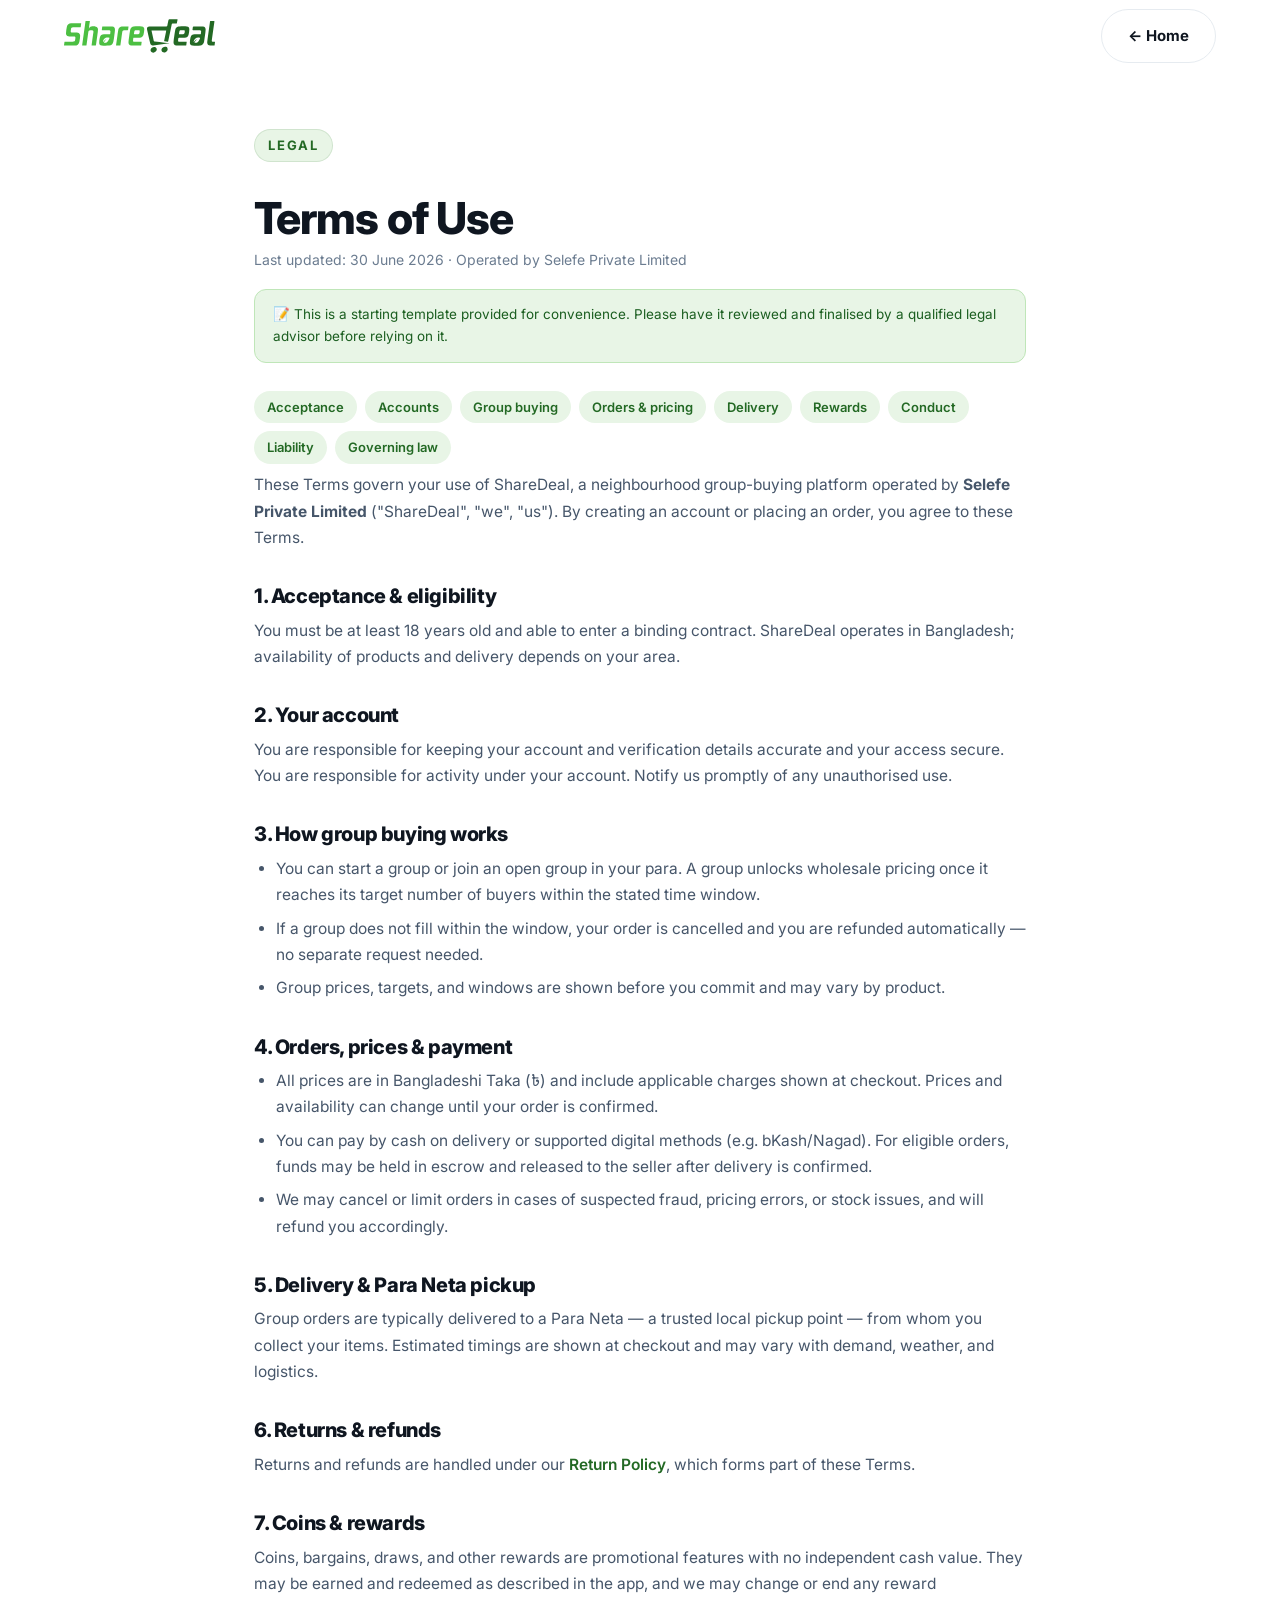
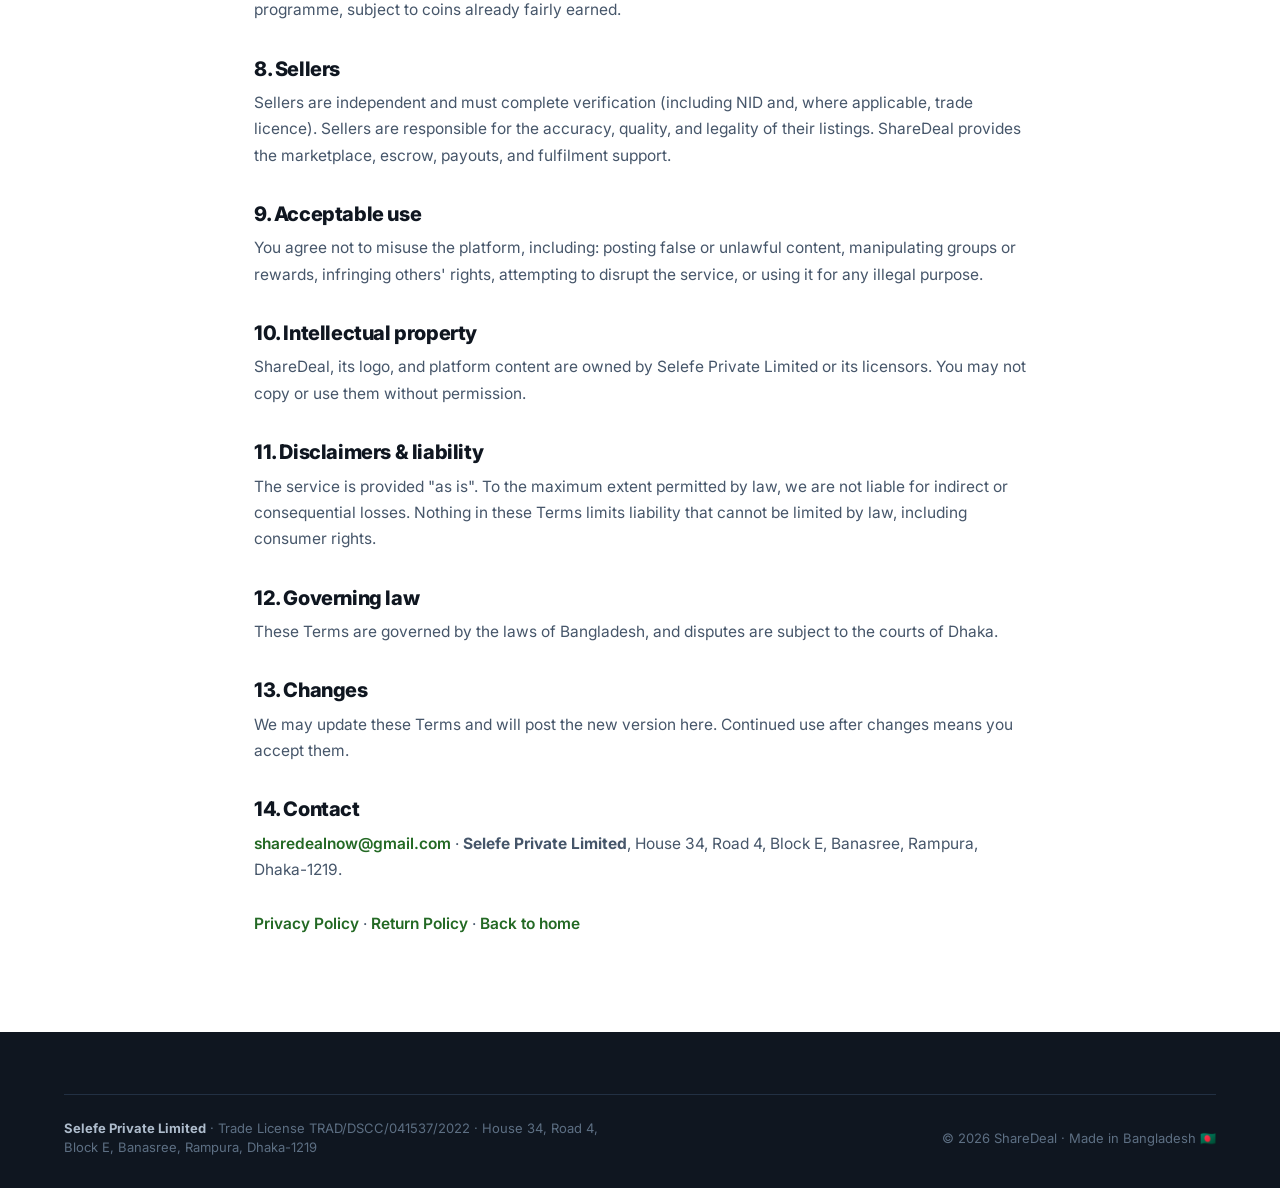
<file: terms.html>
<!doctype html>
<html lang="en">
<head>
  <meta charset="utf-8" />
  <meta name="viewport" content="width=device-width, initial-scale=1" />
  <title>Terms of Use — ShareDeal</title>
  <meta name="description" content="The terms that govern your use of ShareDeal, operated by Selefe Private Limited." />
  <meta name="theme-color" content="#236924" />
  <meta name="robots" content="index,follow" />
  <link rel="icon" href="data:image/svg+xml,%3Csvg xmlns='http://www.w3.org/2000/svg' viewBox='0 0 32 32'%3E%3Crect width='32' height='32' rx='8' fill='%23236924'/%3E%3Ctext x='16' y='22' font-family='Arial' font-size='18' font-weight='bold' fill='white' text-anchor='middle'%3ES%3C/text%3E%3C/svg%3E" />
  <link rel="preconnect" href="https://fonts.googleapis.com" /><link rel="preconnect" href="https://fonts.gstatic.com" crossorigin />
  <link href="https://fonts.googleapis.com/css2?family=Inter:wght@400;500;600;700;800;900&family=Noto+Sans+Bengali:wght@400;500;600;700;800&display=swap" rel="stylesheet" />
  <link rel="stylesheet" href="assets/styles.css?v=14" />
</head>
<body>
  <header id="hdr"><div class="wrap nav">
    <a class="brand" href="index.html" aria-label="ShareDeal"><img class="logo-img" src="logo.svg" alt="ShareDeal" width="160" height="34" /></a>
    <div class="nav-cta"><a href="index.html" class="btn btn-ghost">← Home</a></div>
  </div></header>

  <main class="legal"><div class="wrap-narrow">
    <span class="eyebrow">Legal</span>
    <h1>Terms of Use</h1>
    <p class="legal-meta">Last updated: 30 June 2026 · Operated by Selefe Private Limited</p>
    <div class="legal-note">📝 This is a starting template provided for convenience. Please have it reviewed and finalised by a qualified legal advisor before relying on it.</div>

    <div class="legal-toc">
      <a href="#accept">Acceptance</a><a href="#accounts">Accounts</a><a href="#groups">Group buying</a><a href="#orders">Orders &amp; pricing</a><a href="#delivery">Delivery</a><a href="#rewards">Rewards</a><a href="#conduct">Conduct</a><a href="#liability">Liability</a><a href="#law">Governing law</a>
    </div>

    <div class="legal-body">
      <p>These Terms govern your use of ShareDeal, a neighbourhood group-buying platform operated by <b>Selefe Private Limited</b> ("ShareDeal", "we", "us"). By creating an account or placing an order, you agree to these Terms.</p>

      <h2 id="accept">1. Acceptance &amp; eligibility</h2>
      <p>You must be at least 18 years old and able to enter a binding contract. ShareDeal operates in Bangladesh; availability of products and delivery depends on your area.</p>

      <h2 id="accounts">2. Your account</h2>
      <p>You are responsible for keeping your account and verification details accurate and your access secure. You are responsible for activity under your account. Notify us promptly of any unauthorised use.</p>

      <h2 id="groups">3. How group buying works</h2>
      <ul>
        <li>You can start a group or join an open group in your para. A group unlocks wholesale pricing once it reaches its target number of buyers within the stated time window.</li>
        <li>If a group does not fill within the window, your order is cancelled and you are refunded automatically — no separate request needed.</li>
        <li>Group prices, targets, and windows are shown before you commit and may vary by product.</li>
      </ul>

      <h2 id="orders">4. Orders, prices &amp; payment</h2>
      <ul>
        <li>All prices are in Bangladeshi Taka (৳) and include applicable charges shown at checkout. Prices and availability can change until your order is confirmed.</li>
        <li>You can pay by cash on delivery or supported digital methods (e.g. bKash/Nagad). For eligible orders, funds may be held in escrow and released to the seller after delivery is confirmed.</li>
        <li>We may cancel or limit orders in cases of suspected fraud, pricing errors, or stock issues, and will refund you accordingly.</li>
      </ul>

      <h2 id="delivery">5. Delivery &amp; Para Neta pickup</h2>
      <p>Group orders are typically delivered to a Para Neta — a trusted local pickup point — from whom you collect your items. Estimated timings are shown at checkout and may vary with demand, weather, and logistics.</p>

      <h2 id="returns">6. Returns &amp; refunds</h2>
      <p>Returns and refunds are handled under our <a href="returns.html">Return Policy</a>, which forms part of these Terms.</p>

      <h2 id="rewards">7. Coins &amp; rewards</h2>
      <p>Coins, bargains, draws, and other rewards are promotional features with no independent cash value. They may be earned and redeemed as described in the app, and we may change or end any reward programme, subject to coins already fairly earned.</p>

      <h2 id="sellers">8. Sellers</h2>
      <p>Sellers are independent and must complete verification (including NID and, where applicable, trade licence). Sellers are responsible for the accuracy, quality, and legality of their listings. ShareDeal provides the marketplace, escrow, payouts, and fulfilment support.</p>

      <h2 id="conduct">9. Acceptable use</h2>
      <p>You agree not to misuse the platform, including: posting false or unlawful content, manipulating groups or rewards, infringing others' rights, attempting to disrupt the service, or using it for any illegal purpose.</p>

      <h2 id="ip">10. Intellectual property</h2>
      <p>ShareDeal, its logo, and platform content are owned by Selefe Private Limited or its licensors. You may not copy or use them without permission.</p>

      <h2 id="liability">11. Disclaimers &amp; liability</h2>
      <p>The service is provided "as is". To the maximum extent permitted by law, we are not liable for indirect or consequential losses. Nothing in these Terms limits liability that cannot be limited by law, including consumer rights.</p>

      <h2 id="law">12. Governing law</h2>
      <p>These Terms are governed by the laws of Bangladesh, and disputes are subject to the courts of Dhaka.</p>

      <h2 id="changes">13. Changes</h2>
      <p>We may update these Terms and will post the new version here. Continued use after changes means you accept them.</p>

      <h2 id="contact">14. Contact</h2>
      <p><a href="mailto:sharedealnow@gmail.com">sharedealnow@gmail.com</a> · <b>Selefe Private Limited</b>, House 34, Road 4, Block E, Banasree, Rampura, Dhaka-1219.</p>

      <p style="margin-top:28px"><a href="privacy.html">Privacy Policy</a> · <a href="returns.html">Return Policy</a> · <a href="index.html">Back to home</a></p>
    </div>
  </div></main>

  <footer><div class="wrap">
    <div class="fbottom">
      <span class="fcompany"><b>Selefe Private Limited</b> · Trade License TRAD/DSCC/041537/2022 · House 34, Road 4, Block E, Banasree, Rampura, Dhaka-1219</span>
      <span class="fcopy">© 2026 ShareDeal · Made in Bangladesh 🇧🇩</span>
    </div>
  </div></footer>
  <script src="assets/app.js?v=14"></script>
</body>
</html>
</file>
<file: assets/styles.css>
/* ShareDeal marketing site — shared design system
   Brand greens pulled from sharedealnow.com: #236924 / #41A338 / #4CBF42 */
:root{
  --brand:#236924; --brand-2:#1b5e20; --brand-mid:#41A338; --brand-bright:#4CBF42;
  --brand-soft:#e8f5e6; --brand-wash:#f0faf0;
  --accent:#f4b400; --accent-2:#e63946; --sky:#0ea5e9; --violet:#7c5cff; --pink:#ec4899;
  --ink:#0f1620; --ink-2:#46566a; --ink-3:#6b7c90; --muted:#9aa8b8;
  --bg:#ffffff; --surface:#f7f9fb; --surface-2:#eef3f1; --border:#e6ebf0;
  --radius:18px; --radius-sm:12px; --maxw:1200px;
  --shadow-xs:0 2px 8px rgba(15,22,32,.06);
  --shadow:0 10px 40px rgba(15,22,32,.08);
  --shadow-lg:0 24px 70px rgba(35,105,36,.16);
  --font:'Inter','Noto Sans Bengali',system-ui,-apple-system,sans-serif;
}
html[lang="bn"]{ --font:'Noto Sans Bengali','Inter',system-ui,sans-serif; }
*{margin:0;padding:0;box-sizing:border-box}
html{scroll-behavior:smooth;-webkit-text-size-adjust:100%}
body{font-family:var(--font);color:var(--ink);background:var(--bg);line-height:1.6;-webkit-font-smoothing:antialiased;overflow-x:hidden}
a{color:inherit;text-decoration:none}
img,svg{display:block;max-width:100%}
.wrap{max-width:var(--maxw);margin:0 auto;padding:0 24px}
.wrap-wide{max-width:var(--maxw);margin:0 auto;padding:0 24px}
section{padding:92px 0}
.eyebrow{display:inline-block;font-size:13px;font-weight:700;letter-spacing:.14em;text-transform:uppercase;color:var(--brand);background:var(--brand-soft);padding:6px 14px;border-radius:999px;margin-bottom:18px}
h1,h2,h3{line-height:1.12;letter-spacing:-.02em;font-weight:800}
h2.title{font-size:clamp(28px,4vw,44px);margin-bottom:14px}
.lead{font-size:clamp(16px,1.6vw,19px);color:var(--ink-2);max-width:62ch}
.center{text-align:center}.center .lead{margin-inline:auto}
.tnum{font-variant-numeric:tabular-nums}

/* Buttons */
.btn{display:inline-flex;align-items:center;justify-content:center;gap:9px;font-weight:700;font-size:15px;padding:14px 26px;border-radius:999px;border:1.5px solid transparent;cursor:pointer;transition:transform .15s,box-shadow .2s,background .2s,border-color .2s;white-space:nowrap;font-family:var(--font)}
.btn-primary{background:var(--brand);color:#fff;box-shadow:0 8px 24px rgba(35,105,36,.28)}
.btn-primary:hover{transform:translateY(-2px);box-shadow:0 14px 34px rgba(35,105,36,.36)}
.btn-bright{background:var(--brand-bright);color:#06310a;box-shadow:0 8px 24px rgba(76,191,66,.34)}
.btn-bright:hover{transform:translateY(-2px)}
.btn-ghost{background:#fff;color:var(--ink);border-color:var(--border)}
.btn-ghost:hover{border-color:var(--brand);color:var(--brand);transform:translateY(-2px)}
.btn-light{background:rgba(255,255,255,.16);color:#fff;border-color:rgba(255,255,255,.3);backdrop-filter:blur(6px)}
.btn-light:hover{background:rgba(255,255,255,.26)}
.btn-block{width:100%}
.btn-lg{padding:16px 30px;font-size:16px}

/* Header */
header{position:sticky;top:0;z-index:50;background:rgba(255,255,255,.82);backdrop-filter:saturate(180%) blur(14px);border-bottom:1px solid transparent;transition:border-color .3s,box-shadow .3s}
header.scrolled{border-color:var(--border);box-shadow:0 4px 20px rgba(15,22,32,.05)}
.nav{display:flex;align-items:center;justify-content:space-between;height:72px}
.brand{display:flex;align-items:center;gap:11px;font-weight:800;font-size:19px;letter-spacing:-.02em}
.logo-img{height:34px;width:auto}
.navlinks{display:flex;align-items:center;gap:28px}
.navlinks a{font-size:15px;font-weight:500;color:var(--ink-2);transition:color .2s}
.navlinks a:hover,.navlinks a.active{color:var(--brand)}
.nav-cta{display:flex;align-items:center;gap:12px}
.lang{display:flex;background:var(--surface-2);border-radius:999px;padding:3px;font-size:13px;font-weight:700}
.lang button{border:0;background:transparent;padding:6px 12px;border-radius:999px;cursor:pointer;color:var(--ink-3);font-family:var(--font);transition:.2s}
.lang button.on{background:#fff;color:var(--brand);box-shadow:0 2px 6px rgba(15,22,32,.1)}
.burger{display:none;background:none;border:0;cursor:pointer;flex-direction:column;gap:5px;padding:8px}
.burger span{width:22px;height:2px;background:var(--ink);border-radius:2px}

/* Hero */
.hero{position:relative;padding:70px 0 86px;background:radial-gradient(1200px 500px at 85% -10%,rgba(76,191,66,.16),transparent 60%),radial-gradient(900px 500px at 0% 10%,rgba(244,180,0,.10),transparent 55%);overflow:hidden}
.hero-grid{display:grid;grid-template-columns:1.05fr .95fr;gap:54px;align-items:center}
.hero h1{font-size:clamp(34px,5.4vw,60px);font-weight:900}
.hero h1 .hl{background:linear-gradient(120deg,var(--brand-mid),var(--brand-bright));-webkit-background-clip:text;background-clip:text;color:transparent}
.hero .lead{margin:22px 0 30px}
.hero-cta{display:flex;gap:14px;flex-wrap:wrap}
.hero-proof{display:flex;align-items:center;gap:14px;margin-top:34px;padding-top:26px;border-top:1px solid var(--border)}
.avstack{display:flex;flex-direction:row-reverse}
.avstack>span{width:38px;height:38px;border-radius:50%;display:grid;place-items:center;font-weight:800;font-size:14px;color:#fff;border:2.5px solid var(--surface);margin-left:-12px;box-shadow:0 2px 6px rgba(15,22,32,.12)}
.avstack>span:nth-child(1){background:linear-gradient(135deg,#f59e0b,#fbbf24)}
.avstack>span:nth-child(2){background:linear-gradient(135deg,var(--brand),var(--brand-mid))}
.avstack>span:nth-child(3){background:linear-gradient(135deg,#0ea5e9,#38bdf8)}
.avstack>span:nth-child(4){background:linear-gradient(135deg,#7c3aed,#a78bfa)}
.hp-txt{display:flex;flex-direction:column;gap:1px}
.stars{color:#f59e0b;font-size:15px;letter-spacing:2px;line-height:1}
.hp-sub{font-size:13px;color:var(--ink-3);font-weight:600}
.trust-row{display:flex;align-items:center;gap:18px;margin-top:24px;font-size:13px;color:var(--ink-3);flex-wrap:wrap}
.trust-row b{color:var(--ink)}

/* Phone mock */
.phone{position:relative;margin-inline:auto;width:300px;height:600px;background:#0f1620;border-radius:42px;padding:12px;box-shadow:var(--shadow-lg);border:1px solid #1f2c3c}
.phone-screen{width:100%;height:100%;border-radius:32px;overflow:hidden;background:linear-gradient(180deg,#eef6f2,#fff);position:relative}
.phone-shot{width:100%;height:100%;object-fit:cover;object-position:top center;display:block}
.ps-top{background:linear-gradient(135deg,var(--brand),var(--brand-mid));color:#fff;padding:22px 18px 26px;border-radius:0 0 26px 26px}
.ps-top .h{display:flex;justify-content:space-between;align-items:center;font-size:13px;opacity:.9}
.ps-top .big{font-size:22px;font-weight:800;margin-top:14px}
.ps-top .sub{font-size:12px;opacity:.85}
.ps-card{background:#fff;margin:14px;border-radius:16px;padding:14px;box-shadow:0 6px 20px rgba(15,22,32,.07)}
.ps-card .row{display:flex;align-items:center;gap:11px}
.ps-ic{width:42px;height:42px;border-radius:11px;background:var(--brand-soft);display:grid;place-items:center;font-size:20px;flex:none}
.ps-card .pn{font-weight:700;font-size:14px}
.ps-card .pm{font-size:12px;color:var(--ink-3)}
.ps-prog{height:7px;background:var(--surface-2);border-radius:999px;margin-top:12px;overflow:hidden}
.ps-prog i{display:block;height:100%;width:66%;background:linear-gradient(90deg,var(--brand),var(--brand-bright));border-radius:999px}
.ps-price{display:flex;align-items:baseline;gap:8px;margin-top:10px}
.ps-price .now{font-size:20px;font-weight:900;color:var(--brand)}
.ps-price .was{font-size:13px;color:var(--muted);text-decoration:line-through}
.ps-price .off{margin-left:auto;font-size:11px;font-weight:800;color:#fff;background:var(--accent-2);padding:3px 8px;border-radius:999px}
.float{position:absolute;background:#fff;border-radius:14px;padding:11px 14px;box-shadow:var(--shadow);font-size:13px;font-weight:700;display:flex;align-items:center;gap:8px}
.float .dot{width:9px;height:9px;border-radius:50%}
.fic{font-size:15px;line-height:1}
.f1{top:512px;left:-44px;animation:bob 4s ease-in-out infinite}
.f2{top:356px;right:-58px;animation:bob 4s ease-in-out infinite .8s}
.f3{top:72px;left:-52px;animation:bob 4s ease-in-out infinite .3s}
.f4{top:150px;right:-54px;animation:bob 4s ease-in-out infinite 1.1s}
.f5{top:318px;left:-58px;animation:bob 4s ease-in-out infinite .6s}
.f6{top:520px;right:-50px;animation:bob 4s ease-in-out infinite 1.4s}
/* Feature pills — shown below the phone on tablet/mobile instead of floating chips */
.feat-pills{display:none}
.fpill{display:inline-flex;align-items:center;gap:7px;padding:9px 15px;border-radius:999px;background:#fff;border:1px solid var(--border);box-shadow:var(--shadow-xs);font-size:13.5px;font-weight:700;color:var(--ink)}
@keyframes bob{0%,100%{transform:translateY(0)}50%{transform:translateY(-10px)}}

/* Stat strip */
.strip{background:var(--brand);color:#fff}
.strip section{padding:38px 0}
.strip-grid{display:grid;grid-template-columns:repeat(4,1fr);gap:24px;text-align:center}
.strip-grid b{font-size:clamp(24px,3vw,34px);font-weight:900;display:block}
.strip-grid span{font-size:13px;opacity:.85}

/* Steps */
.steps{display:flex;align-items:stretch;gap:0;margin-top:46px}
.step{flex:1;background:var(--surface);border:1px solid var(--border);border-radius:var(--radius);padding:32px;transition:.25s}
.step:hover{transform:translateY(-4px);box-shadow:var(--shadow);border-color:var(--brand-soft)}
.step-ic{width:68px;height:68px;border-radius:20px;background:var(--brand-soft);display:grid;place-items:center;font-size:34px;margin-bottom:18px;box-shadow:inset 0 0 0 1px rgba(35,105,36,.08)}
.step .n{position:absolute;top:26px;right:26px;width:30px;height:30px;border-radius:50%;background:var(--brand);color:#fff;font-weight:900;font-size:14px;display:grid;place-items:center;margin:0;border:2px solid #fff;box-shadow:0 4px 10px rgba(35,105,36,.25)}
.step h3{font-size:20px;margin-bottom:8px}.step p{color:var(--ink-2);font-size:15px}
.step-flow{flex:0 0 auto;display:flex;align-items:center;justify-content:center;color:var(--brand-mid);font-size:30px;font-weight:800;padding:0 6px}

/* Audience split */
.split{display:grid;grid-template-columns:1fr 1fr;gap:28px}
.aud{border-radius:24px;padding:42px;color:#fff;position:relative;overflow:hidden}
.aud.buyers{background:linear-gradient(150deg,var(--brand-2),var(--brand-mid))}
.aud.sellers{background:linear-gradient(150deg,#15243b,#26415f)}
.aud .eyebrow{background:rgba(255,255,255,.16);color:#fff}
.aud h3{font-size:28px;margin-bottom:10px}
.aud .pp{color:rgba(255,255,255,.82);margin-bottom:24px;font-size:16px}
.feat-list{list-style:none;display:flex;flex-direction:column;gap:14px;margin-bottom:28px}
.feat-list li{display:flex;gap:13px;align-items:flex-start;font-size:15px}
.feat-list .ck{width:24px;height:24px;border-radius:7px;background:rgba(255,255,255,.18);display:grid;place-items:center;flex:none;font-size:13px;font-weight:900}
.feat-list b{display:block}.feat-list small{color:rgba(255,255,255,.7);font-weight:400}

/* Social section */
.social{background:var(--brand-wash)}
.social-grid{display:grid;grid-template-columns:1fr 1fr;gap:40px;align-items:center;margin-top:20px}
.social-feed{background:#fff;border:1px solid var(--border);border-radius:22px;padding:10px;box-shadow:var(--shadow);max-width:440px}
.sf-head{display:flex;align-items:center;justify-content:space-between;padding:14px 16px;border-bottom:1px solid var(--border)}
.sf-head b{font-size:15px}
.sf-tabs{display:flex;gap:4px;font-size:12px;font-weight:700;color:var(--ink-3)}
.sf-tabs span{padding:5px 11px;border-radius:999px;background:var(--surface-2)}
.sf-tabs span.on{background:var(--brand-soft);color:var(--brand)}
.sf-item{display:flex;gap:12px;align-items:center;padding:13px 16px;border-bottom:1px solid var(--surface-2)}
.sf-item:last-child{border-bottom:0}
.av{width:38px;height:38px;border-radius:50%;background:linear-gradient(135deg,var(--brand),var(--brand-bright));color:#fff;display:grid;place-items:center;font-weight:800;font-size:14px;flex:none}
.sf-txt{flex:1;font-size:13.5px;line-height:1.4}
.sf-txt b{font-weight:700}.sf-txt em{font-style:normal;color:var(--brand);font-weight:600}
.sf-txt small{display:block;color:var(--muted);font-size:11px}
.sf-cta{font-size:12px;font-weight:700;color:var(--brand);background:var(--brand-soft);padding:6px 12px;border-radius:999px;white-space:nowrap}

/* Gamification */
.games-grid{display:grid;grid-template-columns:repeat(3,1fr);gap:22px;margin-top:46px}
.game{border-radius:22px;padding:30px;color:#fff;position:relative;overflow:hidden;min-height:210px;display:flex;flex-direction:column;justify-content:space-between;transition:.25s}
.game:hover{transform:translateY(-5px);box-shadow:var(--shadow-lg)}
.game .gi{font-size:38px;margin-bottom:14px}
.game h3{font-size:21px;margin-bottom:7px}
.game p{font-size:14px;opacity:.9;line-height:1.45}
.game .gtag{position:absolute;top:18px;right:18px;font-size:11px;font-weight:800;background:rgba(255,255,255,.22);padding:4px 10px;border-radius:999px}
.g-orchard{background:linear-gradient(150deg,#1b5e20,#4CBF42)}
.g-spin{background:linear-gradient(150deg,#7c3aed,#a855f7)}
.g-bargain{background:linear-gradient(150deg,#e11d48,#fb7185)}
.g-salami{background:linear-gradient(150deg,#b45309,#f59e0b)}
.g-coins{background:linear-gradient(150deg,#0369a1,#0ea5e9)}
.g-live{background:linear-gradient(150deg,#0f1620,#374151)}

/* Para neta */
.neta{background:linear-gradient(135deg,#fff7e6,#fdeecf);border:1px solid #f3dca6;border-radius:24px;padding:48px;display:grid;grid-template-columns:1.2fr .8fr;gap:40px;align-items:center}
.neta .crown{font-size:46px;margin-bottom:10px}
.neta h3{font-size:30px;margin-bottom:12px}
.neta p{color:var(--ink-2);font-size:16px;margin-bottom:22px}
.neta-earn{background:linear-gradient(180deg,#fff,#fbfffb);border:1px solid rgba(35,105,36,.10);border-radius:22px;padding:30px 26px;text-align:center;box-shadow:0 22px 50px rgba(35,105,36,.13)}
.ne-tag{display:inline-flex;align-items:center;gap:6px;padding:5px 12px;margin-bottom:14px;border-radius:999px;background:var(--brand-soft);color:var(--brand);font-size:12px;font-weight:700}
.neta-earn b{display:block;font-size:46px;font-weight:900;line-height:1;letter-spacing:-.03em;background:linear-gradient(135deg,var(--brand),var(--brand-mid));-webkit-background-clip:text;background-clip:text;-webkit-text-fill-color:transparent}
.neta-earn .ne-sub{display:block;font-size:13px;color:var(--ink-3);margin-top:10px;line-height:1.45}

/* Feature grid */
.fgrid{display:grid;grid-template-columns:repeat(4,1fr);gap:20px;margin-top:46px}
.fcard{background:#fff;border:1px solid var(--border);border-radius:var(--radius);padding:26px;transition:.25s}
.fcard:hover{transform:translateY(-4px);box-shadow:var(--shadow);border-color:var(--brand-soft)}
.fcard .fi{width:48px;height:48px;border-radius:13px;display:grid;place-items:center;font-size:23px;margin-bottom:16px}
.fcard h4{font-size:17px;margin-bottom:6px}.fcard p{font-size:14px;color:var(--ink-3)}

/* Trust */
.trust{background:var(--surface)}
.tgrid{display:grid;grid-template-columns:repeat(4,1fr);gap:22px;margin-top:42px}
.tcard{text-align:center;padding:26px}.tcard .ti{font-size:34px;margin-bottom:12px}
.tcard h4{font-size:16px;margin-bottom:6px}.tcard p{font-size:13px;color:var(--ink-3)}

/* Testimonials */
.tst-grid{display:grid;grid-template-columns:repeat(3,1fr);gap:24px;margin-top:46px}
.tst{background:#fff;border:1px solid var(--border);border-radius:var(--radius);padding:30px}
.tst .stars{color:var(--accent);font-size:15px;letter-spacing:2px;margin-bottom:14px}
.tst p{font-size:15px;color:var(--ink);margin-bottom:20px}
.tst .who{display:flex;align-items:center;gap:12px}
.tst .who b{font-size:14px;display:block}.tst .who span{font-size:13px;color:var(--ink-3)}

/* CTA */
.cta{background:linear-gradient(135deg,var(--brand),var(--brand-mid));color:#fff;border-radius:28px;padding:62px;text-align:center;position:relative;overflow:hidden}
.cta:before{content:"";position:absolute;inset:0;background:radial-gradient(600px 300px at 80% 0%,rgba(255,255,255,.12),transparent 60%)}
.cta h2{font-size:clamp(28px,4vw,42px);margin-bottom:14px;position:relative}
.cta p{color:rgba(255,255,255,.88);font-size:18px;margin-bottom:30px;position:relative}
.cta .hero-cta{justify-content:center;position:relative}
.store{display:inline-flex;align-items:center;gap:10px;background:#0f1620;color:#fff;padding:12px 22px;border-radius:14px;font-weight:600}
.store small{display:block;font-size:10px;opacity:.7;font-weight:400}.store b{font-size:16px}

/* FAQ */
.faq{max-width:820px;margin:42px auto 0;text-align:left}
details{background:var(--surface);border:1px solid var(--border);border-radius:var(--radius-sm);margin-bottom:12px;padding:4px 22px;transition:border-color .2s,box-shadow .2s,background .25s}
details:hover{border-color:var(--brand-soft);box-shadow:0 8px 22px rgba(15,22,32,.06)}
details[open]{border-color:var(--brand-soft);background:linear-gradient(180deg,var(--brand-wash),var(--surface))}
details summary{cursor:pointer;font-weight:700;font-size:17px;padding:18px 0;list-style:none;display:flex;gap:16px;justify-content:space-between;align-items:center}
details summary::-webkit-details-marker{display:none}
details summary::after{content:"+";flex:none;width:30px;height:30px;border-radius:50%;background:var(--brand-soft);color:var(--brand);font-size:22px;font-weight:500;display:grid;place-items:center;line-height:1;transition:background .2s,color .2s,transform .25s}
details[open] summary::after{content:"\2212";background:var(--brand);color:#fff;transform:rotate(180deg)}
details p{padding:0 2px 20px;color:var(--ink-2);font-size:15px;line-height:1.6}

/* Footer */
footer{background:#0f1620;color:#aebccc;padding:62px 0 30px}
.fcols{display:grid;grid-template-columns:1.7fr 1fr 1fr 1fr 1fr;gap:32px;margin-bottom:42px}
footer .brand{color:#fff;margin-bottom:14px}
.flogo{width:34px;height:34px;border-radius:9px;background:linear-gradient(135deg,var(--brand),var(--brand-bright));color:#fff;display:grid;place-items:center;font-weight:900;font-size:18px}
footer .fdesc{font-size:14px;max-width:34ch;color:#8194a8}
footer h5{color:#fff;font-size:14px;margin-bottom:16px;letter-spacing:.04em;text-transform:uppercase}
footer ul{list-style:none;display:flex;flex-direction:column;gap:11px}
footer ul a{font-size:14px;color:#aebccc;transition:.2s}footer ul a:hover{color:#fff}
.fbottom{border-top:1px solid #223043;padding-top:24px;display:flex;justify-content:space-between;align-items:center;font-size:13px;color:#5d6f83;flex-wrap:wrap;gap:14px}

/* ====== SHOP / PRODUCT pages ====== */
.subnav{background:#fff;border-bottom:1px solid var(--border);position:sticky;top:72px;z-index:40}
.breadcrumb{display:flex;align-items:center;gap:8px;font-size:13px;color:var(--ink-3);padding:14px 0}
.breadcrumb a:hover{color:var(--brand)}.breadcrumb .sep{color:var(--muted)}
.shop-hero{background:var(--brand-wash);padding:40px 0 28px}
.shop-hero h1{font-size:clamp(26px,3.4vw,38px)}
.shop-hero p{color:var(--ink-2);margin-top:8px;font-size:16px}
.chips{display:flex;gap:10px;flex-wrap:wrap;margin-top:22px}
.chip{font-size:14px;font-weight:600;padding:9px 16px;border-radius:999px;background:#fff;border:1px solid var(--border);cursor:pointer;transition:.2s;color:var(--ink-2)}
.chip:hover{border-color:var(--brand)}
.chip.on{background:var(--brand);color:#fff;border-color:var(--brand)}
.live-strip{display:flex;align-items:center;gap:10px;font-size:13px;color:var(--ink-2);margin-top:18px;flex-wrap:wrap}
.live-dot{width:9px;height:9px;border-radius:50%;background:var(--accent-2);box-shadow:0 0 0 0 rgba(230,57,70,.6);animation:pulse 1.8s infinite}
@keyframes pulse{0%{box-shadow:0 0 0 0 rgba(230,57,70,.5)}70%{box-shadow:0 0 0 9px rgba(230,57,70,0)}100%{box-shadow:0 0 0 0 rgba(230,57,70,0)}}

.pgrid{display:grid;grid-template-columns:repeat(4,1fr);gap:22px}
.pcard{background:#fff;border:1px solid var(--border);border-radius:var(--radius);overflow:hidden;transition:.22s;cursor:pointer;display:flex;flex-direction:column}
.pcard:hover{transform:translateY(-5px);box-shadow:var(--shadow);border-color:var(--brand-soft)}
.pc-img{height:150px;display:grid;place-items:center;font-size:60px;position:relative;background:var(--surface-2)}
.pc-off{position:absolute;top:10px;left:10px;background:var(--accent-2);color:#fff;font-size:12px;font-weight:800;padding:4px 9px;border-radius:8px}
.pc-live{position:absolute;top:10px;right:10px;background:#0f1620;color:#fff;font-size:11px;font-weight:800;padding:4px 9px;border-radius:999px;display:flex;align-items:center;gap:5px}
.pc-live .live-dot{background:#fff}
.pc-body{padding:16px;flex:1;display:flex;flex-direction:column;gap:9px}
.pc-cat{font-size:11px;font-weight:700;letter-spacing:.05em;text-transform:uppercase;color:var(--brand)}
.pc-name{font-size:15px;font-weight:700;line-height:1.3}
.pc-name .bn-name{font-size:12px;color:var(--ink-3);font-weight:500;display:block}
.pc-price{display:flex;align-items:baseline;gap:8px}
.pc-now{font-size:20px;font-weight:900;color:var(--brand)}
.pc-was{font-size:13px;color:var(--muted);text-decoration:line-through}
.pc-prog{height:7px;background:var(--surface-2);border-radius:999px;overflow:hidden;margin-top:2px}
.pc-prog i{display:block;height:100%;background:linear-gradient(90deg,var(--brand),var(--brand-bright));border-radius:999px}
.pc-meta{display:flex;align-items:center;justify-content:space-between;font-size:12px;color:var(--ink-3)}
.avatars{display:flex}
.avatars .a{width:24px;height:24px;border-radius:50%;border:2px solid #fff;display:grid;place-items:center;font-size:10px;font-weight:700;color:#fff;margin-left:-8px}
.avatars .a:first-child{margin-left:0}
.pc-foot{margin-top:auto;padding-top:6px}
.timer{font-weight:700;color:var(--accent-2)}

/* Product detail */
.pd{padding:34px 0 60px}
.pd-grid{display:grid;grid-template-columns:1fr 1fr;gap:44px;align-items:start}
.pd-gallery{position:sticky;top:150px}
.pd-img{background:var(--surface-2);border-radius:22px;height:380px;display:grid;place-items:center;font-size:140px;position:relative;border:1px solid var(--border)}
.pd-thumbs{display:flex;gap:10px;margin-top:14px}
.pd-thumb{width:64px;height:64px;border-radius:12px;background:var(--surface-2);display:grid;place-items:center;font-size:28px;border:1.5px solid var(--border);cursor:pointer}
.pd-thumb.on{border-color:var(--brand)}
.pd-cat{font-size:12px;font-weight:700;letter-spacing:.06em;text-transform:uppercase;color:var(--brand)}
.pd-title{font-size:clamp(24px,3vw,34px);margin:8px 0 6px}
.pd-sub{color:var(--ink-3);font-size:14px;margin-bottom:18px}
.pd-pricebox{background:var(--brand-wash);border:1px solid var(--brand-soft);border-radius:18px;padding:22px;margin-bottom:20px}
.pd-price{display:flex;align-items:baseline;gap:12px}
.pd-now{font-size:38px;font-weight:900;color:var(--brand);letter-spacing:-.02em}
.pd-was{font-size:18px;color:var(--muted);text-decoration:line-through}
.pd-save{margin-left:auto;background:var(--accent-2);color:#fff;font-weight:800;font-size:14px;padding:6px 12px;border-radius:10px}
.pd-solo{font-size:13px;color:var(--ink-3);margin-top:6px}
.pd-group{background:#fff;border:1px solid var(--border);border-radius:16px;padding:18px;margin-bottom:18px}
.pd-group .gh{display:flex;align-items:center;justify-content:space-between;margin-bottom:12px}
.pd-group .gh b{font-size:15px}
.pd-group .need{font-size:13px;color:var(--accent-2);font-weight:700}
.pd-prog{height:10px;background:var(--surface-2);border-radius:999px;overflow:hidden}
.pd-prog i{display:block;height:100%;background:linear-gradient(90deg,var(--brand),var(--brand-bright));border-radius:999px}
.pd-joiners{display:flex;align-items:center;gap:10px;margin-top:14px}
.pd-joiners .avatars .a{width:32px;height:32px;font-size:12px;margin-left:-10px}
.pd-joiners small{color:var(--ink-3);font-size:13px}
.pd-cta{display:flex;flex-direction:column;gap:10px;margin-bottom:18px}
.pd-feat{list-style:none;display:flex;flex-direction:column;gap:10px;font-size:14px;color:var(--ink-2)}
.pd-feat li{display:flex;gap:10px;align-items:center}
.pd-feat .ck{color:var(--brand);font-weight:900}

.pd-section{margin-top:50px}
.pd-section h3{font-size:22px;margin-bottom:18px}
/* live activity feed */
.activity{background:#fff;border:1px solid var(--border);border-radius:18px;overflow:hidden}
.act-head{display:flex;align-items:center;gap:9px;padding:14px 18px;border-bottom:1px solid var(--border);font-weight:700;font-size:14px}
.act-item{display:flex;gap:12px;align-items:center;padding:12px 18px;border-bottom:1px solid var(--surface-2);font-size:14px;animation:slidein .4s ease}
.act-item:last-child{border-bottom:0}
.act-item .at{flex:1}.act-item .at em{font-style:normal;color:var(--brand);font-weight:600}
.act-item .ax{font-size:12px;color:var(--muted)}
@keyframes slidein{from{opacity:0;transform:translateY(-6px)}to{opacity:1;transform:none}}
.reviews{display:grid;grid-template-columns:repeat(2,1fr);gap:18px}
.review{background:#fff;border:1px solid var(--border);border-radius:16px;padding:20px}
.review .stars{color:var(--accent);letter-spacing:2px;font-size:14px;margin-bottom:8px}
.review p{font-size:14px;margin-bottom:12px}
.review .who{display:flex;align-items:center;gap:10px;font-size:13px}
.review .who b{display:block}.review .who span{color:var(--ink-3);font-size:12px}

/* sticky buy bar (mobile funnel) */
.buybar{position:fixed;bottom:0;left:0;right:0;z-index:45;background:#fff;border-top:1px solid var(--border);box-shadow:0 -8px 30px rgba(15,22,32,.1);padding:12px 16px;display:none;align-items:center;gap:14px}
.buybar .bp{flex:1}
.buybar .bp b{font-size:20px;font-weight:900;color:var(--brand)}
.buybar .bp .was{font-size:13px;color:var(--muted);text-decoration:line-through;margin-left:6px}
.buybar .bp small{display:block;font-size:11px;color:var(--ink-3)}

/* ====== App-install modal (the funnel gate) ====== */
.modal-bd{position:fixed;inset:0;z-index:100;background:rgba(15,22,32,.55);backdrop-filter:blur(4px);display:none;align-items:center;justify-content:center;padding:20px;opacity:0;transition:opacity .2s}
.modal-bd.show{display:flex;opacity:1}
.modal{background:#fff;border-radius:24px;max-width:440px;width:100%;padding:34px;text-align:center;box-shadow:var(--shadow-lg);transform:translateY(14px);transition:transform .25s}
.modal-bd.show .modal{transform:none}
.modal .mx{position:absolute;top:16px;right:18px;font-size:26px;color:var(--muted);cursor:pointer;line-height:1}
.modal{position:relative}
.modal .mi{font-size:46px;margin-bottom:8px}
.modal h3{font-size:24px;margin-bottom:8px}
.modal p{color:var(--ink-2);font-size:15px;margin-bottom:22px}
.modal .prod-mini{display:flex;align-items:center;gap:12px;background:var(--brand-wash);border:1px solid var(--brand-soft);border-radius:14px;padding:12px 14px;margin-bottom:22px;text-align:left}
.modal .prod-mini .pm-ic{width:44px;height:44px;border-radius:11px;background:#fff;display:grid;place-items:center;font-size:24px;flex:none}
.modal .prod-mini b{font-size:14px;display:block}
.modal .prod-mini span{font-size:13px;color:var(--brand);font-weight:700}
.qr{width:130px;height:130px;margin:0 auto 18px;border-radius:14px;padding:10px;background:#fff;border:1px solid var(--border);box-shadow:var(--shadow-xs)}
.qr svg{width:100%;height:100%}
.modal .stores{display:flex;gap:10px;justify-content:center;flex-wrap:wrap}
.modal .store{flex:1;min-width:150px;justify-content:center}
.modal .msmall{margin-top:16px;font-size:12px;color:var(--muted)}

/* Reveal (progressive — only hides while JS is active, so lists never disappear without JS) + lang */
html.js .reveal{opacity:0;transform:translateY(24px);transition:opacity .7s,transform .7s cubic-bezier(.16,1,.3,1)}
html.js .reveal.in{opacity:1;transform:none}
[lang-bn]{display:none}
html[lang="bn"] [lang-en]{display:none}
html[lang="bn"] [lang-bn]{display:inline}

/* Section header with a "view all" link */
.sec-head{display:flex;align-items:flex-end;justify-content:space-between;gap:20px;margin-bottom:26px;flex-wrap:wrap}
.sec-head h2{font-size:clamp(24px,3.2vw,34px)}
.sec-head .sub{color:var(--ink-3);font-size:15px;margin-top:4px}
.viewall{font-weight:700;color:var(--brand);font-size:15px;white-space:nowrap;display:inline-flex;align-items:center;gap:6px}
.viewall:hover{gap:10px;transition:gap .2s}

/* Live-now preview on homepage */
.livenow{background:var(--brand-wash)}
.livenow .pgrid{grid-template-columns:repeat(4,1fr)}

/* Live Shopping — how it works */
.liveshop{background:#0f1620;color:#fff}
.liveshop .eyebrow{background:rgba(255,255,255,.14);color:#fff}
.liveshop h2{color:#fff}
.liveshop .lead{color:#aebccc}
.ls-grid{display:grid;grid-template-columns:.95fr 1.05fr;gap:48px;align-items:center;margin-top:20px}
.ls-steps{list-style:none;display:flex;flex-direction:column;gap:20px}
.ls-steps li{display:flex;gap:16px;align-items:flex-start}
.ls-num{width:40px;height:40px;border-radius:12px;background:linear-gradient(135deg,var(--brand-mid),var(--brand-bright));color:#06310a;font-weight:900;font-size:17px;display:grid;place-items:center;flex:none}
.ls-steps b{display:block;font-size:17px;margin-bottom:3px}
.ls-steps p{color:#8194a8;font-size:14.5px}
/* stream mock */
.stream{background:#15202b;border:1px solid #223043;border-radius:24px;overflow:hidden;box-shadow:var(--shadow-lg);max-width:460px;margin-inline:auto}
.stream-video{height:280px;background:radial-gradient(120% 120% at 50% 0%,#1f3a2a,#0f1620);position:relative;display:grid;place-items:center}
.stream-video .play{width:64px;height:64px;border-radius:50%;background:rgba(255,255,255,.16);backdrop-filter:blur(6px);display:grid;place-items:center;font-size:24px;color:#fff;border:1px solid rgba(255,255,255,.25)}
.stream-top{position:absolute;top:14px;left:14px;right:14px;display:flex;align-items:center;justify-content:space-between}
.stream-host{display:flex;align-items:center;gap:9px;background:rgba(15,22,32,.5);backdrop-filter:blur(6px);padding:6px 12px 6px 6px;border-radius:999px;font-size:13px;font-weight:600}
.stream-host .av{width:28px;height:28px;font-size:12px}
.stream-live{background:var(--accent-2);color:#fff;font-size:11px;font-weight:800;padding:4px 10px;border-radius:999px;display:flex;align-items:center;gap:5px}
.stream-live .live-dot{background:#fff}
.stream-eye{background:rgba(15,22,32,.5);backdrop-filter:blur(6px);font-size:12px;font-weight:700;padding:5px 11px;border-radius:999px}
.stream-chat{position:absolute;left:14px;bottom:96px;display:flex;flex-direction:column;gap:7px;max-width:230px}
.chat-b{background:rgba(15,22,32,.55);backdrop-filter:blur(6px);border-radius:12px;padding:6px 11px;font-size:12.5px;animation:slidein .4s ease}
.chat-b b{color:var(--brand-bright)}
.stream-react{position:absolute;right:16px;bottom:96px;font-size:22px;display:flex;flex-direction:column;gap:6px}
.stream-pin{background:#15202b;border-top:1px solid #223043;padding:14px;display:flex;align-items:center;gap:12px}
.stream-pin .pin-ic{width:46px;height:46px;border-radius:12px;background:#fef3c7;display:grid;place-items:center;font-size:24px;flex:none}
.stream-pin .pin-info{flex:1}.stream-pin .pin-info b{font-size:14px;display:block}
.stream-pin .pin-info .pp{font-size:13px}.stream-pin .pin-info .pp .now{color:var(--brand-bright);font-weight:900;font-size:17px}.stream-pin .pin-info .pp .was{color:#5d6f83;text-decoration:line-through;margin-left:6px;font-size:12px}

/* How you earn rewards */
.earn-grid{display:grid;grid-template-columns:repeat(3,1fr);gap:18px;margin-top:44px}
.earn{background:#fff;border:1px solid var(--border);border-radius:var(--radius);padding:22px;display:flex;align-items:center;gap:16px;transition:.2s}
.earn:hover{transform:translateY(-3px);box-shadow:var(--shadow);border-color:var(--brand-soft)}
.earn .ei{width:52px;height:52px;border-radius:14px;display:grid;place-items:center;font-size:26px;flex:none;background:var(--brand-soft)}
.earn .ev{min-width:0;flex:1}
.earn .ev b{font-size:15px;display:block}
.earn .ev small{font-size:13px;color:var(--ink-3)}
.earn .coins{margin-left:auto;font-weight:900;color:var(--brand);font-size:17px;white-space:nowrap}
.earn-banner{margin-top:26px;background:linear-gradient(135deg,#b45309,#f59e0b);color:#fff;border-radius:18px;padding:22px 28px;display:flex;align-items:center;justify-content:center;gap:14px;text-align:center;font-size:17px;font-weight:600;flex-wrap:wrap;box-shadow:0 16px 36px rgba(180,83,9,.22)}
.earn-banner b{font-weight:900;font-size:20px}

/* Responsive */
@media (max-width:980px){
  .hero-grid{grid-template-columns:1fr;gap:40px}.phone{transform:none}
  /* swap floating chips for a tidy pill row below the phone */
  .float{display:none}
  .feat-pills{display:flex;flex-wrap:wrap;justify-content:center;gap:10px;margin:26px auto 0;max-width:460px}
  .split,.neta,.social-grid{grid-template-columns:1fr}
  .strip-grid,.games-grid{grid-template-columns:repeat(2,1fr)}
  .fgrid,.tgrid,.tst-grid{grid-template-columns:1fr 1fr}
  .steps{flex-direction:column}.step-flow{transform:rotate(90deg);padding:8px 0}
  .pgrid,.livenow .pgrid{grid-template-columns:repeat(3,1fr)}
  .pd-grid{grid-template-columns:1fr}.pd-gallery{position:static}
  .reviews{grid-template-columns:1fr}
  .ls-grid{grid-template-columns:1fr;gap:36px}
  .earn-grid{grid-template-columns:1fr 1fr}
  .navlinks{display:none}.burger{display:flex}
  .fcols{grid-template-columns:1fr 1fr}
}
@media (max-width:640px){
  section{padding:48px 0}
  /* horizontal reward cards read best full-width on phones */
  .fgrid,.tst-grid,.fcols,.earn-grid{grid-template-columns:1fr}
  /* vertical-content grids stay 2-up; minmax(0,1fr) + min-width:0 lets tracks AND items shrink so cards never overflow */
  .strip-grid,.tgrid,.games-grid{grid-template-columns:repeat(2,minmax(0,1fr));gap:12px}
  .strip-grid>*,.tgrid>*,.games-grid>*{min-width:0}
  /* deal/product cards read best full-width on phones (big image, clear price) */
  .pgrid,.livenow .pgrid{grid-template-columns:minmax(0,1fr)}
  /* compact the big game + trust cards so 2-up reads well on phones */
  .game{padding:16px;min-height:152px}
  .game .gi{font-size:30px;margin-bottom:8px}.game h3{font-size:15px}.game p{font-size:12px}
  .game .gtag{top:12px;right:12px}
  .tcard{padding:18px}.tcard .ti{font-size:30px}
  .neta,.aud,.cta{padding:30px}.hero-stats{gap:20px}
  .nav-cta .btn-primary{display:none}
  .subnav{top:64px}.nav{height:64px}
  .buybar{display:flex}
  .pd{padding-bottom:90px}
  .pc-img{height:130px;font-size:48px}
}
@media (max-width:420px){ .pc-name{font-size:14px} .pc-now{font-size:18px} }

/* ============================================================
   VISUAL POLISH — make every section pop (no layout/width change)
   ============================================================ */

/* Eyebrow: crisper pill */
.eyebrow{box-shadow:inset 0 0 0 1px rgba(35,105,36,.12)}

/* Section titles: optional gradient accent word via .grad */
.grad{background:linear-gradient(120deg,var(--brand-mid),var(--brand-bright));-webkit-background-clip:text;background-clip:text;color:transparent}

/* Soft decorative orbs on white sections */
#how,#download,#play{position:relative;overflow:hidden}
#how::before,#play::before{content:"";position:absolute;width:420px;height:420px;border-radius:50%;background:radial-gradient(circle,rgba(76,191,66,.10),transparent 70%);top:-140px;right:-110px;pointer-events:none;z-index:0}
#how>.wrap,#play>.wrap{position:relative;z-index:1}

/* HERO — glow behind the phone */
.phone{z-index:1}
.phone::after{content:"";position:absolute;inset:-34px;border-radius:64px;background:radial-gradient(circle at 50% 40%,rgba(76,191,66,.20),transparent 70%);z-index:-1}
.phone-col{transition:transform .25s ease-out;transform-style:preserve-3d;will-change:transform}

/* Primary CTA — glossy shine sweep on hover */
.btn-primary{position:relative;overflow:hidden}
.btn-primary>*{position:relative;z-index:1}
.btn-primary::after{content:"";position:absolute;top:0;left:-75%;width:45%;height:100%;background:linear-gradient(120deg,transparent,rgba(255,255,255,.28),transparent);transform:skewX(-20deg);transition:left .6s ease;pointer-events:none}
.btn-primary:hover::after{left:130%}

/* ---- Hero polish: aurora backdrop, flourish, gradient stats, entrance ---- */
.hero-grid{position:relative;z-index:1}
.hero::before{content:"";position:absolute;inset:-10%;z-index:0;pointer-events:none;
  background:radial-gradient(380px 380px at 14% 22%,rgba(76,191,66,.16),transparent 70%),
            radial-gradient(340px 340px at 82% 72%,rgba(244,180,0,.13),transparent 70%);
  filter:blur(6px);animation:heroAurora 18s ease-in-out infinite alternate}
.hero::after{content:"";position:absolute;inset:0;z-index:0;pointer-events:none;opacity:.6;
  background-image:radial-gradient(rgba(35,105,36,.05) 1px,transparent 1px);background-size:24px 24px;
  -webkit-mask-image:linear-gradient(180deg,#000,transparent 78%);mask-image:linear-gradient(180deg,#000,transparent 78%)}
@keyframes heroAurora{0%{transform:translate(0,0) scale(1)}100%{transform:translate(-22px,16px) scale(1.07)}}

.hero h1 .hl{position:relative}
.hero h1 .hl::after{content:"";position:absolute;left:1px;right:1px;bottom:-3px;height:6px;border-radius:6px;
  background:linear-gradient(90deg,var(--brand-mid),var(--brand-bright));opacity:.35}

.hero h1 .hl{background:linear-gradient(110deg,var(--brand-mid),var(--brand-bright) 38%,#9ff094 50%,var(--brand-bright) 62%,var(--brand-mid));background-size:220% 100%;-webkit-background-clip:text;background-clip:text;color:transparent;animation:hlShimmer 7s ease-in-out infinite}
@keyframes hlShimmer{0%,100%{background-position:140% 0}50%{background-position:-40% 0}}

.hero-grid>div:first-child>*{animation:heroIn .65s cubic-bezier(.2,.7,.2,1) both}
.hero-grid>div:first-child>:nth-child(2){animation-delay:.07s}
.hero-grid>div:first-child>:nth-child(3){animation-delay:.13s}
.hero-grid>div:first-child>:nth-child(4){animation-delay:.19s}
.hero-grid>div:first-child>:nth-child(5){animation-delay:.25s}
.hero-grid>div:first-child>:nth-child(6){animation-delay:.31s}
@keyframes heroIn{from{opacity:0;transform:translateY(16px)}to{opacity:1;transform:none}}
@media (min-width:981px){.phone{animation:phoneIn .8s cubic-bezier(.2,.7,.2,1) both .15s}}
@keyframes phoneIn{from{opacity:0;transform:translateY(24px) scale(.97)}to{opacity:1;transform:none}}

@media (prefers-reduced-motion:reduce){
  .hero::before,.hero h1 .hl{animation:none}
  .hero-grid>div:first-child>*,.phone{animation:none}
}

/* STAT STRIP — light highlights + texture */
.strip{position:relative;overflow:hidden}
.strip::before{content:"";position:absolute;inset:0;background:radial-gradient(540px 220px at 10% 0%,rgba(255,255,255,.14),transparent 60%),radial-gradient(540px 220px at 90% 100%,rgba(255,255,255,.12),transparent 60%);pointer-events:none}
.strip-grid>div{position:relative;transition:transform .2s ease}
.strip-grid>div:hover{transform:translateY(-3px)}
@media (min-width:981px){
  .strip-grid>div+div::before{content:"";position:absolute;left:-12px;top:50%;transform:translateY(-50%);height:48px;width:1px;background:rgba(255,255,255,.20)}
}
.strip-grid{position:relative}

/* STEPS — gradient number, top accent bar, hover tint */
.steps{position:relative;counter-reset:step}
.step{position:relative;overflow:hidden;counter-increment:step;background:linear-gradient(180deg,#fff,var(--surface))}
.step::before{content:"";position:absolute;top:0;left:0;right:0;height:4px;background:linear-gradient(90deg,var(--brand-mid),var(--brand-bright));transform:scaleX(0);transform-origin:left;transition:transform .3s;z-index:2}
.step:hover::before{transform:scaleX(1)}
/* large faint editorial number watermark */
.step::after{content:counter(step);position:absolute;right:8px;bottom:-32px;font-size:150px;font-weight:900;line-height:1;letter-spacing:-.04em;color:var(--brand);opacity:.06;pointer-events:none;z-index:0}
.step>*{position:relative;z-index:1}
.step .n{background:linear-gradient(135deg,var(--brand),var(--brand-bright));box-shadow:0 8px 18px rgba(35,105,36,.30)}

/* TRUST — colored gradient icon discs + real cards */
.tcard{background:#fff;border:1px solid var(--border);border-radius:var(--radius);transition:transform .25s,box-shadow .25s,border-color .25s}
.tcard:hover{transform:translateY(-5px);box-shadow:var(--shadow);border-color:var(--brand-soft)}
.tcard .ti{width:66px;height:66px;margin:0 auto 14px;border-radius:20px;display:grid;place-items:center;background:linear-gradient(135deg,var(--brand-soft),#fff);box-shadow:inset 0 0 0 1px var(--brand-soft),0 8px 18px rgba(35,105,36,.08)}

/* FEATURE cards — icon pop + lift */
.fcard{position:relative;transition:transform .25s,box-shadow .25s,border-color .25s}
.fcard .fi{transition:transform .2s}
.fcard:hover .fi{transform:scale(1.08) rotate(-3deg)}

/* TESTIMONIALS — quote mark + lift */
.tst{position:relative;overflow:hidden;transition:transform .25s,box-shadow .25s,border-color .25s}
.tst::before{content:"\201C";position:absolute;top:-18px;right:20px;font-size:96px;line-height:1;color:var(--brand-soft);font-family:Georgia,'Times New Roman',serif;pointer-events:none}
.tst:hover{transform:translateY(-5px);box-shadow:var(--shadow);border-color:var(--brand-soft)}
.tst .who{position:relative}

/* STEP/FEATURE/EARN — subtle gradient ring on hover via border-color already; smooth motion */
.step,.fcard,.tcard,.tst,.earn,.pcard,.game,.money-card{will-change:transform}

/* AUDIENCE split — depth orb */
.aud{position:relative;overflow:hidden}
.aud::after{content:"";position:absolute;width:340px;height:340px;border-radius:50%;background:rgba(255,255,255,.08);bottom:-150px;right:-90px;pointer-events:none}
.aud>*{position:relative;z-index:1}

/* PARA NETA band — soft sheen */
.neta{position:relative;overflow:hidden}
.neta::after{content:"";position:absolute;width:300px;height:300px;border-radius:50%;background:radial-gradient(circle,rgba(244,180,0,.18),transparent 70%);top:-120px;right:-60px;pointer-events:none}
.neta>*{position:relative;z-index:1}

/* CTA — extra orb */
.cta{position:relative;overflow:hidden}
.cta::after{content:"";position:absolute;width:360px;height:360px;border-radius:50%;background:rgba(255,255,255,.08);bottom:-160px;left:-80px;pointer-events:none}
.cta>*{position:relative;z-index:1}

/* GAME cards — glossy sheen + stronger lift */
.game{position:relative}
.game::after{content:"";position:absolute;inset:0;background:radial-gradient(420px 160px at 80% -10%,rgba(255,255,255,.18),transparent 60%);pointer-events:none}
.game>*{position:relative}

/* PRODUCT cards — image sheen + crisper */
.pc-img{position:relative;overflow:hidden}
.pc-img::after{content:"";position:absolute;inset:0;background:radial-gradient(300px 120px at 80% -10%,rgba(255,255,255,.35),transparent 60%);pointer-events:none}

/* Section headers — accent dot before the title row already via eyebrow; add divider flourish */
.sec-head h2{position:relative}

/* Smooth anchor offset so sticky header doesn't cover section tops */
section[id]{scroll-margin-top:90px}

/* ===========================================================================
   C2M / SUPPLY-SIDE STORY — farm-direct, impact, cold-chain
   =========================================================================== */
.farm{background:var(--brand-wash)}
.chains{display:grid;gap:18px;max-width:940px;margin:44px auto 0;text-align:left}
.chain{background:#fff;border:1px solid var(--border);border-radius:var(--radius);padding:22px 24px}
.chain-new{border-color:#bfe6b8;background:linear-gradient(180deg,#fff,#f3fbf1);box-shadow:0 16px 40px rgba(35,105,36,.12)}
.chain-h{display:flex;align-items:center;justify-content:space-between;gap:12px;margin-bottom:16px}
.chain-t{font-weight:800;font-size:15px;color:var(--ink)}
.tag{font-size:13px;font-weight:800;padding:5px 12px;border-radius:999px;white-space:nowrap}
.tag.bad{background:#fdecec;color:#dc2626}
.tag.good{background:var(--brand-soft);color:var(--brand)}
.cflow{display:flex;align-items:stretch;gap:6px;flex-wrap:wrap}
.cflow i{display:flex;align-items:center;color:var(--ink-3);font-style:normal;font-weight:800}
.node{flex:1;min-width:76px;display:flex;flex-direction:column;align-items:center;justify-content:center;gap:3px;text-align:center;background:var(--surface-2);border-radius:12px;padding:12px 8px;font-size:12px;font-weight:700;color:var(--ink-2)}
.node .nemo{font-size:22px}
.node small{font-size:11px;color:var(--ink-3);font-weight:600}
.node.mk{background:#fdf1f1}
.node.mk b{color:#dc2626;font-size:12px}
.node.you{background:var(--brand);color:#fff}
.node.you small{color:rgba(255,255,255,.9)}
.node.sd{background:linear-gradient(135deg,var(--brand),var(--brand-mid));color:#fff}
.node.sd small{color:rgba(255,255,255,.9)}
.chain-new .node:not(.you):not(.sd){background:#eaf7e7}
.farm-feats{display:grid;grid-template-columns:repeat(3,1fr);gap:18px;margin-top:30px;text-align:left}
.ff{display:flex;gap:14px;background:#fff;border:1px solid var(--border);border-radius:var(--radius-sm);padding:20px;transition:transform .2s,box-shadow .2s}
.ff:hover{transform:translateY(-3px);box-shadow:0 12px 28px rgba(15,22,32,.08)}
.ff-i{font-size:26px;flex:none;line-height:1}
.ff b{display:block;font-size:15px;margin-bottom:5px;color:var(--ink)}
.ff p{font-size:13.5px;color:var(--ink-2);line-height:1.5}

.impact{background:linear-gradient(135deg,#143f1a,#236924);color:#fff;position:relative;overflow:hidden}
.impact section{padding:48px 0}
.impact::before{content:"";position:absolute;inset:0;pointer-events:none;background:radial-gradient(540px 240px at 12% 0%,rgba(76,191,66,.25),transparent 60%),radial-gradient(520px 240px at 88% 100%,rgba(244,180,0,.16),transparent 60%)}
.impact .wrap{position:relative}
.impact-head{text-align:center;font-size:13px;font-weight:700;letter-spacing:.06em;text-transform:uppercase;color:rgba(255,255,255,.82);margin-bottom:26px}
.impact-grid{display:grid;grid-template-columns:repeat(4,1fr);gap:24px;text-align:center}
.impact-grid>div{position:relative}
.impact-grid b{display:block;font-size:clamp(26px,3.4vw,38px);font-weight:900;letter-spacing:-.02em}
.impact-grid span{font-size:13px;opacity:.85}
@media (min-width:981px){.impact-grid>div+div::before{content:"";position:absolute;left:-12px;top:50%;transform:translateY(-50%);height:46px;width:1px;background:rgba(255,255,255,.18)}}

.fresh-flow{display:flex;align-items:flex-start;justify-content:center;margin-top:44px;text-align:center}
.fnode{flex:1;max-width:230px;display:flex;flex-direction:column;align-items:center;gap:9px;padding:0 10px}
.fn-i{width:64px;height:64px;border-radius:50%;display:grid;place-items:center;font-size:28px;background:var(--brand-soft);box-shadow:0 8px 20px rgba(35,105,36,.14)}
.fnode b{font-size:16px;color:var(--ink)}
.fnode p{font-size:13px;color:var(--ink-2);line-height:1.5}
.fline{flex:0 0 38px;align-self:flex-start;margin-top:31px;height:2px;background:repeating-linear-gradient(90deg,var(--brand-bright) 0 7px,transparent 7px 13px);opacity:.65}

@media (max-width:760px){
  .farm-feats{grid-template-columns:1fr}
  .impact-grid{grid-template-columns:repeat(2,1fr);gap:22px}
  .fresh-flow{flex-direction:column;align-items:center;gap:24px}
  .fline{display:none}
  /* wrap the chain into a tidy grid on mobile (no page-widening) */
  .cflow{display:grid;grid-template-columns:repeat(3,1fr);gap:8px}
  .cflow i{display:none}
  .node{min-width:0}
}

/* ===== Supported By — institutional partner logos ===== */
.supporters{background:var(--surface)}
.tst .st-half{color:var(--muted)}
.sup-grid{display:grid;grid-template-columns:repeat(6,1fr);gap:18px;margin-top:42px;align-items:stretch}
.sup{background:#fff;border:1px solid var(--border);border-radius:var(--radius-sm);padding:20px 16px;display:flex;align-items:center;justify-content:center;min-height:98px;transition:transform .2s,box-shadow .2s}
.sup:hover{transform:translateY(-3px);box-shadow:var(--shadow)}
.sup img{max-width:100%;max-height:58px;width:auto;object-fit:contain}
@media (max-width:980px){.sup-grid{grid-template-columns:repeat(3,1fr)}}
@media (max-width:520px){.sup-grid{grid-template-columns:repeat(2,1fr);gap:12px}}

/* ===== Real farmers strip (in #farm) ===== */
.farmers{display:flex;align-items:center;justify-content:center;flex-wrap:wrap;gap:14px;margin-top:32px}
.farmers-label{font-size:13px;font-weight:600;color:var(--ink-3)}
.farmer{display:flex;align-items:center;gap:10px;background:#fff;border:1px solid var(--border);border-radius:999px;padding:7px 18px 7px 7px;box-shadow:var(--shadow-xs)}
.f-av{width:38px;height:38px;border-radius:50%;background:var(--brand-soft);display:grid;place-items:center;font-size:20px;flex:none}
.farmer b{font-size:14px;display:block;color:var(--ink)}
.farmer span{font-size:12px;color:var(--ink-3)}

/* ===== Mission & Vision ===== */
.mv-grid{display:grid;grid-template-columns:1fr 1fr;gap:24px;margin-top:42px;text-align:left}
.mv-card{background:#fff;border:1px solid var(--border);border-radius:var(--radius);padding:34px;position:relative;overflow:hidden;transition:transform .2s,box-shadow .2s}
.mv-card:hover{transform:translateY(-3px);box-shadow:var(--shadow)}
.mv-card::before{content:"";position:absolute;top:0;left:0;width:5px;height:100%;background:linear-gradient(180deg,var(--brand),var(--brand-bright))}
.mv-ic{font-size:34px;display:block;margin-bottom:14px}
.mv-card h3{font-size:21px;margin-bottom:10px}
.mv-card p{font-size:15.5px;color:var(--ink-2);line-height:1.6}

/* ===== UN SDGs ===== */
.sdg{background:var(--brand-wash)}
.sdg-grid{display:grid;grid-template-columns:repeat(9,1fr);gap:12px;margin-top:42px}
.sdg-t{background:#fff;border-radius:var(--radius-sm);padding:14px 8px;text-align:center;border-top:4px solid var(--c);box-shadow:var(--shadow-xs);transition:transform .2s}
.sdg-t:hover{transform:translateY(-4px)}
.sdg-t b{display:grid;place-items:center;width:36px;height:36px;margin:0 auto 8px;border-radius:9px;background:var(--c);color:#fff;font-size:16px;font-weight:900}
.sdg-t span{font-size:11px;font-weight:600;color:var(--ink-2);line-height:1.25;display:block}
@media (max-width:980px){.sdg-grid{grid-template-columns:repeat(5,1fr)}.mv-grid{grid-template-columns:1fr}}
@media (max-width:560px){.sdg-grid{grid-template-columns:repeat(3,1fr)}}

/* ===== Footer social + legal ===== */
.fsocial{display:flex;gap:10px;margin-top:18px}
.fsocial a{width:34px;height:34px;border-radius:9px;background:#1b2736;color:#aebccc;display:grid;place-items:center;transition:background .2s,color .2s}
.fsocial a:hover{background:var(--brand);color:#fff;text-decoration:none}
.fcompany{max-width:70ch;line-height:1.5}.fcompany b{color:#aebccc}
.fcopy{white-space:nowrap}

/* ===== Animated community loop ===== */
.loop{background:var(--brand-wash);position:relative;overflow:hidden}
.loop-stage{max-width:540px;margin:26px auto 0}
.loop-svg{width:100%;height:auto;overflow:visible;display:block}
/* connection lines — flowing dashes (people connecting / following) */
.loop-svg .lk{stroke-dasharray:10 14;animation:lkflow 1.8s linear infinite}
.loop-svg .lk.ring{opacity:.35;stroke-dasharray:6 12;animation:none}
@keyframes lkflow{to{stroke-dashoffset:-48}}
/* traveling pulse lights each node in sequence (Connect→Follow→Buy→Save→Reward) */
.loop-pings .ping{transform-box:fill-box;transform-origin:center;opacity:0;animation:nodeping 6s linear infinite}
.ping.p2{animation-delay:1.2s}.ping.p3{animation-delay:2.4s}.ping.p4{animation-delay:3.6s}.ping.p5{animation-delay:4.8s}
@keyframes nodeping{0%{transform:scale(1);opacity:.75}18%{transform:scale(1.85);opacity:0}100%{transform:scale(1.85);opacity:0}}
.tdot{filter:drop-shadow(0 0 5px rgba(76,191,66,.9))}
/* nodes (people) gently bob, staggered */
.loop-node{transform-box:fill-box;transform-origin:center;animation:nodebob 4s ease-in-out infinite}
.loop-node.n2{animation-delay:.5s}.loop-node.n3{animation-delay:1s}.loop-node.n4{animation-delay:1.5s}.loop-node.n5{animation-delay:2s}
@keyframes nodebob{0%,100%{transform:translateY(0)}50%{transform:translateY(-6px)}}
/* hub (the shared deal) pulses */
.loop-hub{transform-box:fill-box;transform-origin:center;animation:hubpulse 3s ease-in-out infinite}
@keyframes hubpulse{0%,100%{transform:scale(1)}50%{transform:scale(1.06)}}
/* dashed orbit ring slowly rotates */
.loop-orbit{transform-box:fill-box;transform-origin:center;animation:lspin 16s linear infinite}
@keyframes lspin{to{transform:rotate(360deg)}}
/* coins (rewards) float up from the hub */
.loop-coins .coin{transform-box:fill-box;transform-origin:center;animation:coinup 3.2s ease-in infinite}
.coin.c2{animation-delay:1.05s}.coin.c3{animation-delay:2.1s}
@keyframes coinup{0%{transform:translateY(0) scale(.55);opacity:0}16%{opacity:1}78%{opacity:1}100%{transform:translateY(-130px) scale(1);opacity:0}}
/* step pills */
.loop-steps{display:flex;flex-wrap:wrap;justify-content:center;gap:12px;margin-top:34px}
.lstep{display:inline-flex;align-items:center;gap:8px;background:#fff;border:1px solid var(--border);border-radius:999px;padding:10px 18px;font-weight:700;font-size:14px;box-shadow:var(--shadow-xs)}
.lstep b{font-size:17px;font-weight:400;line-height:1}
@media (prefers-reduced-motion:reduce){
  .loop-svg .lk,.loop-node,.loop-hub,.loop-orbit,.loop-coins .coin,.loop-pings .ping{animation:none}
  .loop-coins,.tdot{display:none}
}

/* ===== Legal pages (privacy / terms / returns) ===== */
.wrap-narrow{max-width:820px;margin:0 auto;padding:0 24px}
.legal{padding:56px 0 80px}
.legal h1{font-size:clamp(30px,4vw,44px);margin:14px 0 6px}
.legal-meta{color:var(--ink-3);font-size:14px;margin-bottom:8px}
.legal-note{background:var(--brand-soft);border:1px solid #bfe6b8;border-radius:var(--radius-sm);padding:14px 18px;font-size:13.5px;color:var(--brand-2);margin:18px 0 28px}
.legal-body{font-size:15.5px;color:var(--ink-2);line-height:1.7}
.legal-body h2{color:var(--ink);font-size:20px;margin:34px 0 10px;scroll-margin-top:90px}
.legal-body h3{color:var(--ink);font-size:16px;margin:20px 0 8px}
.legal-body p{margin-bottom:14px}
.legal-body ul{margin:0 0 16px 22px}
.legal-body li{margin-bottom:7px}
.legal-body a{color:var(--brand);font-weight:600}
.legal-toc{display:flex;flex-wrap:wrap;gap:8px;margin:0 0 8px}
.legal-toc a{font-size:13px;font-weight:600;color:var(--brand);background:var(--brand-soft);border-radius:999px;padding:6px 13px}
.legal-toc a:hover{text-decoration:none;background:#dcefd8}

/* ===== Flow diagram — farm-to-para model at a glance ===== */
.flowdiag{background:var(--surface)}
.fd{display:flex;align-items:flex-start;justify-content:center;gap:4px;margin-top:46px}
.fd-node{flex:1;max-width:180px;display:flex;flex-direction:column;align-items:center;gap:9px;text-align:center}
.fd-c{width:66px;height:66px;border-radius:50%;display:grid;place-items:center;font-size:30px;flex:none;box-shadow:0 8px 20px rgba(15,22,32,.10)}
.fd-c.c-soft{background:var(--brand-soft)}
.fd-c.c-hub{background:linear-gradient(135deg,var(--brand),var(--brand-mid));color:#fff;font-weight:900;font-size:26px}
.fd-c.c-pink{background:linear-gradient(135deg,#ec4899,#f472b6)}
.fd-c.c-amber{background:linear-gradient(135deg,#f59e0b,#fbbf24)}
.fd-node b{font-size:14px;color:var(--ink)}
.fd-node small{font-size:12px;color:var(--ink-3);line-height:1.4}
.fd-link{flex:1;min-width:14px;max-width:54px;height:3px;margin-top:31px;border-radius:2px;background:repeating-linear-gradient(90deg,var(--brand-mid) 0 6px,transparent 6px 12px);opacity:.7}
@media (max-width:760px){
  .fd{flex-direction:column;align-items:stretch;gap:0;max-width:360px;margin-inline:auto}
  .fd-node{display:grid;grid-template-columns:auto 1fr;column-gap:15px;align-items:center;text-align:left;max-width:none}
  .fd-node .fd-c{grid-row:1 / span 2;width:54px;height:54px;font-size:26px}
  .fd-c.c-hub{font-size:22px}
  .fd-node b{grid-column:2;align-self:end}
  .fd-node small{grid-column:2;align-self:start}
  .fd-link{width:3px;height:22px;min-width:0;max-width:none;margin:5px 0 5px 25px;background:repeating-linear-gradient(180deg,var(--brand-mid) 0 6px,transparent 6px 12px)}
}

/* ===== Lean deal-card polish (soft, light, attractive) ===== */
.pcard{border-color:#eef1f4;border-radius:18px;box-shadow:0 1px 2px rgba(15,22,32,.04),0 8px 22px rgba(15,22,32,.05);transition:transform .26s cubic-bezier(.2,.7,.2,1),box-shadow .26s,border-color .26s}
.pcard:hover{transform:translateY(-5px);box-shadow:0 4px 10px rgba(15,22,32,.05),0 18px 40px rgba(15,22,32,.09);border-color:var(--brand-soft)}
/* soft-tint discount pill */
.pc-off{background:#ffe7eb;color:#e23a4c;box-shadow:none;border-radius:9px;padding:5px 10px;font-size:12px;font-weight:800;letter-spacing:0}
/* frosted-white LIVE pill with a soft red dot */
.pc-live{background:rgba(255,255,255,.9);color:#283143;backdrop-filter:blur(4px);box-shadow:0 2px 8px rgba(15,22,32,.10);padding:5px 10px;font-weight:800}
.pc-live .live-dot{background:#f7556a;animation:livePulse 1.9s ease-out infinite}
@keyframes livePulse{0%{box-shadow:0 0 0 0 rgba(247,85,106,.45)}70%{box-shadow:0 0 0 5px rgba(247,85,106,0)}100%{box-shadow:0 0 0 0 rgba(247,85,106,0)}}
/* gentle sheen on the image area */
.pc-img::before{content:"";position:absolute;inset:0;background:linear-gradient(160deg,rgba(255,255,255,.34),transparent 46%);pointer-events:none;z-index:0}
.pc-now{font-size:22px;letter-spacing:-.01em}
.pc-was{font-weight:500}
.pc-prog{height:8px;background:#eef2ef}
.pc-prog i{background:linear-gradient(90deg,var(--brand-mid),var(--brand-bright))}
.avatars .a{box-shadow:0 1px 3px rgba(15,22,32,.12)}
/* clean join button — soft shadow, subtle shine */
.pc-foot{margin-top:3px}
.pc-foot .btn{border-radius:13px;font-weight:700;box-shadow:0 6px 16px rgba(76,191,66,.20);position:relative;overflow:hidden}
.pc-foot .btn::after{content:"";position:absolute;top:0;left:-75%;width:45%;height:100%;background:linear-gradient(120deg,transparent,rgba(255,255,255,.4),transparent);transform:skewX(-20deg);transition:left .6s ease}
.pc-foot .btn:hover::after{left:130%}
@media (prefers-reduced-motion:reduce){ .pc-live .live-dot{animation:none} }
</file>
